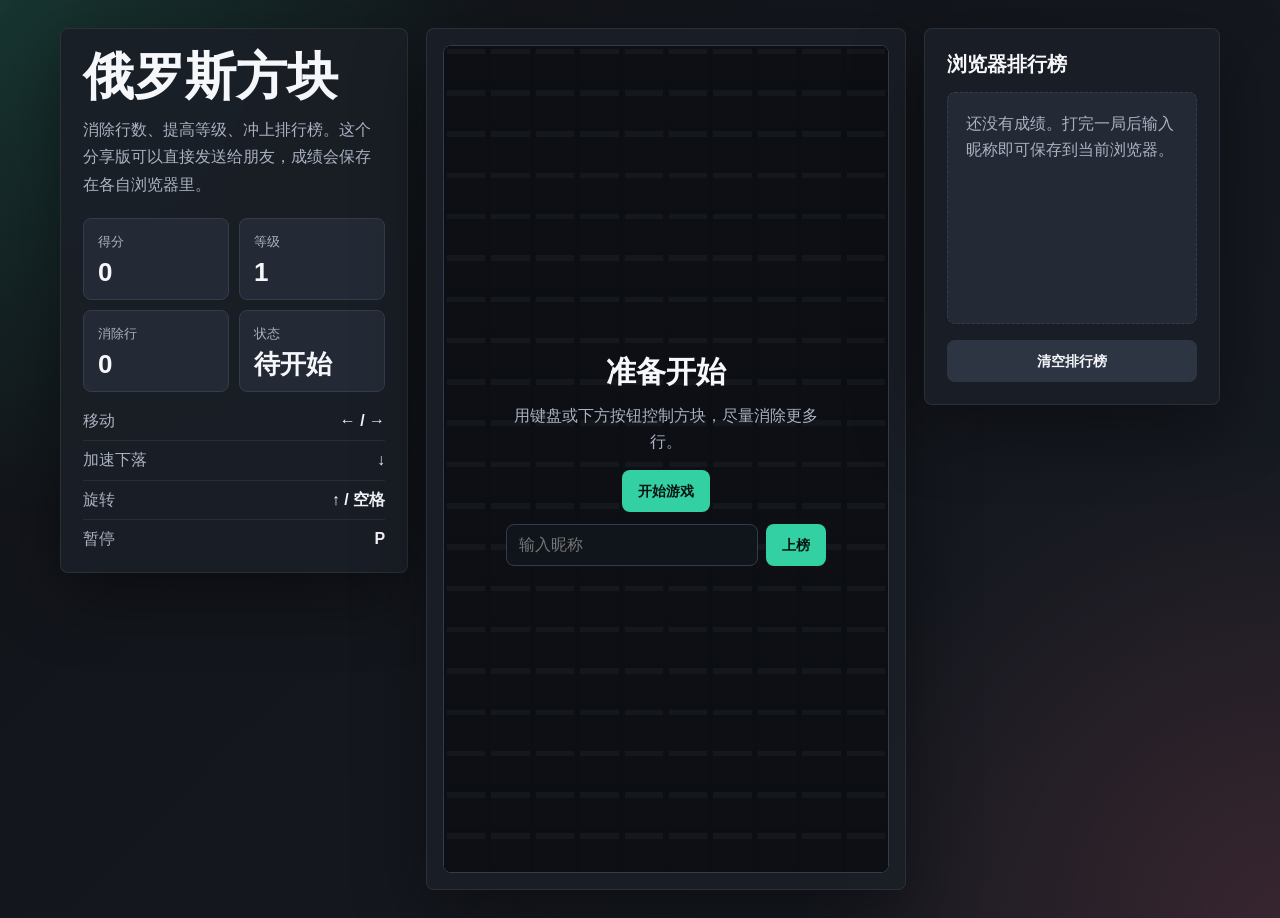
<file: index.html>
<!DOCTYPE html>
<html lang="zh-CN">
<head>
  <meta charset="UTF-8" />
  <meta name="viewport" content="width=device-width, initial-scale=1.0" />
  <title>俄罗斯方块挑战</title>
  <style>
    :root {
      --bg: #111318;
      --panel: #1b1f27;
      --panel-soft: #242a35;
      --text: #f6f7fb;
      --muted: #aab2c2;
      --line: #343c4c;
      --accent: #32d0a2;
      --warning: #ffbd5a;
      --danger: #ff6575;
      --shadow: 0 22px 70px rgba(0, 0, 0, 0.42);
      font-family: Inter, "Segoe UI", "Microsoft YaHei", Arial, sans-serif;
    }

    * {
      box-sizing: border-box;
    }

    body {
      margin: 0;
      min-height: 100vh;
      color: var(--text);
      background:
        radial-gradient(circle at top left, rgba(50, 208, 162, 0.18), transparent 32rem),
        radial-gradient(circle at bottom right, rgba(255, 101, 117, 0.14), transparent 30rem),
        linear-gradient(135deg, #111318 0%, #171b23 100%);
      display: flex;
      align-items: center;
      justify-content: center;
      padding: 28px;
    }

    .app {
      width: min(1160px, 100%);
      display: grid;
      grid-template-columns: minmax(280px, 1fr) minmax(320px, 480px) minmax(270px, 0.85fr);
      gap: 18px;
      align-items: start;
    }

    .panel {
      background: rgba(27, 31, 39, 0.92);
      border: 1px solid rgba(255, 255, 255, 0.08);
      border-radius: 8px;
      box-shadow: var(--shadow);
      backdrop-filter: blur(16px);
    }

    .intro,
    .scoreboard {
      padding: 22px;
    }

    h1,
    h2,
    h3,
    p {
      margin: 0;
    }

    h1 {
      font-size: clamp(32px, 4vw, 54px);
      line-height: 1;
      letter-spacing: 0;
    }

    h2 {
      font-size: 20px;
      margin-bottom: 14px;
    }

    .intro p {
      color: var(--muted);
      line-height: 1.7;
      margin-top: 14px;
    }

    .stats {
      display: grid;
      grid-template-columns: repeat(2, minmax(0, 1fr));
      gap: 10px;
      margin-top: 20px;
    }

    .stat {
      background: var(--panel-soft);
      border: 1px solid var(--line);
      border-radius: 8px;
      padding: 14px;
      min-height: 78px;
    }

    .stat span {
      color: var(--muted);
      display: block;
      font-size: 13px;
      margin-bottom: 8px;
    }

    .stat strong {
      font-size: 26px;
      line-height: 1;
    }

    .game-wrap {
      padding: 16px;
      position: relative;
    }

    .board-shell {
      position: relative;
      width: 100%;
      aspect-ratio: 10 / 20;
      max-height: calc(100vh - 72px);
      margin: 0 auto;
      background: #0c0f14;
      border: 1px solid var(--line);
      border-radius: 8px;
      overflow: hidden;
    }

    canvas {
      display: block;
      width: 100%;
      height: 100%;
      image-rendering: pixelated;
    }

    .overlay {
      position: absolute;
      inset: 0;
      display: grid;
      place-items: center;
      background: rgba(12, 15, 20, 0.78);
      padding: 24px;
      text-align: center;
    }

    .overlay[hidden] {
      display: none;
    }

    .dialog {
      width: min(320px, 100%);
    }

    .dialog h2 {
      font-size: 30px;
      margin-bottom: 10px;
    }

    .dialog p {
      color: var(--muted);
      line-height: 1.6;
      margin-bottom: 16px;
    }

    .name-row {
      display: flex;
      gap: 8px;
      margin-top: 12px;
    }

    input {
      width: 100%;
      height: 42px;
      background: #10141b;
      border: 1px solid var(--line);
      border-radius: 8px;
      color: var(--text);
      font: inherit;
      padding: 0 12px;
      outline: none;
    }

    input:focus {
      border-color: var(--accent);
      box-shadow: 0 0 0 3px rgba(50, 208, 162, 0.15);
    }

    button {
      border: 0;
      border-radius: 8px;
      color: #07130f;
      background: var(--accent);
      cursor: pointer;
      font: 700 14px/1 Inter, "Segoe UI", "Microsoft YaHei", Arial, sans-serif;
      min-height: 42px;
      padding: 0 16px;
      transition: transform 140ms ease, filter 140ms ease;
      white-space: nowrap;
    }

    button:hover {
      filter: brightness(1.08);
      transform: translateY(-1px);
    }

    button:active {
      transform: translateY(0);
    }

    .secondary {
      background: #2d3543;
      color: var(--text);
    }

    .controls {
      display: grid;
      gap: 8px;
      margin-top: 18px;
    }

    .key {
      display: flex;
      justify-content: space-between;
      gap: 10px;
      color: var(--muted);
      border-bottom: 1px solid rgba(255, 255, 255, 0.07);
      padding-bottom: 8px;
      line-height: 1.4;
    }

    .key:last-child {
      border-bottom: 0;
      padding-bottom: 0;
    }

    .key strong {
      color: var(--text);
      text-align: right;
    }

    .leader-list {
      display: grid;
      gap: 10px;
      min-height: 232px;
    }

    .leader {
      display: grid;
      grid-template-columns: 34px 1fr auto;
      gap: 10px;
      align-items: center;
      min-height: 44px;
      padding: 10px;
      border-radius: 8px;
      background: var(--panel-soft);
      border: 1px solid var(--line);
    }

    .rank {
      width: 28px;
      height: 28px;
      display: grid;
      place-items: center;
      border-radius: 50%;
      background: #30394a;
      color: var(--muted);
      font-weight: 800;
      font-size: 13px;
    }

    .leader:first-child .rank {
      background: var(--warning);
      color: #201204;
    }

    .leader-name {
      min-width: 0;
      overflow: hidden;
      text-overflow: ellipsis;
      white-space: nowrap;
      font-weight: 700;
    }

    .leader-score {
      color: var(--accent);
      font-weight: 800;
    }

    .empty {
      color: var(--muted);
      background: var(--panel-soft);
      border: 1px dashed var(--line);
      border-radius: 8px;
      padding: 18px;
      line-height: 1.6;
    }

    .mobile-controls {
      display: none;
      grid-template-columns: repeat(3, 1fr);
      gap: 8px;
      margin-top: 12px;
    }

    .mobile-controls button {
      min-height: 48px;
      padding: 0;
      color: var(--text);
      background: #2d3543;
      font-size: 20px;
    }

    .mobile-controls .wide {
      grid-column: span 3;
      background: var(--accent);
      color: #07130f;
      font-size: 15px;
    }

    @media (max-width: 980px) {
      body {
        align-items: start;
        padding: 16px;
      }

      .app {
        grid-template-columns: 1fr;
      }

      .board-shell {
        max-width: 420px;
        max-height: none;
      }

      .mobile-controls {
        display: grid;
      }
    }
  </style>
</head>
<body>
  <main class="app">
    <section class="panel intro">
      <h1>俄罗斯方块</h1>
      <p>消除行数、提高等级、冲上排行榜。这个分享版可以直接发送给朋友，成绩会保存在各自浏览器里。</p>

      <div class="stats" aria-label="游戏状态">
        <div class="stat">
          <span>得分</span>
          <strong id="score">0</strong>
        </div>
        <div class="stat">
          <span>等级</span>
          <strong id="level">1</strong>
        </div>
        <div class="stat">
          <span>消除行</span>
          <strong id="lines">0</strong>
        </div>
        <div class="stat">
          <span>状态</span>
          <strong id="status">待开始</strong>
        </div>
      </div>

      <div class="controls" aria-label="键盘操作">
        <div class="key"><span>移动</span><strong>← / →</strong></div>
        <div class="key"><span>加速下落</span><strong>↓</strong></div>
        <div class="key"><span>旋转</span><strong>↑ / 空格</strong></div>
        <div class="key"><span>暂停</span><strong>P</strong></div>
      </div>
    </section>

    <section class="panel game-wrap" aria-label="游戏区域">
      <div class="board-shell">
        <canvas id="board" width="300" height="600" aria-label="俄罗斯方块棋盘"></canvas>
        <div class="overlay" id="overlay">
          <div class="dialog">
            <h2 id="overlayTitle">准备开始</h2>
            <p id="overlayText">用键盘或下方按钮控制方块，尽量消除更多行。</p>
            <button id="startBtn">开始游戏</button>
            <div class="name-row" id="nameRow" hidden>
              <input id="playerName" maxlength="12" placeholder="输入昵称" />
              <button id="saveScoreBtn">上榜</button>
            </div>
          </div>
        </div>
      </div>

      <div class="mobile-controls" aria-label="触屏操作">
        <button data-action="left" aria-label="向左">←</button>
        <button data-action="rotate" aria-label="旋转">↻</button>
        <button data-action="right" aria-label="向右">→</button>
        <button data-action="down" class="wide">快速下落</button>
      </div>
    </section>

    <section class="panel scoreboard">
      <h2>浏览器排行榜</h2>
      <div id="leaders" class="leader-list">
        <div class="empty">还没有成绩。打完一局后输入昵称即可保存到当前浏览器。</div>
      </div>
      <button class="secondary" id="resetRankBtn" style="width: 100%; margin-top: 16px;">清空排行榜</button>
    </section>
  </main>

  <script>
    const canvas = document.getElementById("board");
    const ctx = canvas.getContext("2d");
    const scoreEl = document.getElementById("score");
    const levelEl = document.getElementById("level");
    const linesEl = document.getElementById("lines");
    const statusEl = document.getElementById("status");
    const overlay = document.getElementById("overlay");
    const overlayTitle = document.getElementById("overlayTitle");
    const overlayText = document.getElementById("overlayText");
    const startBtn = document.getElementById("startBtn");
    const nameRow = document.getElementById("nameRow");
    const playerName = document.getElementById("playerName");
    const saveScoreBtn = document.getElementById("saveScoreBtn");
    const leadersEl = document.getElementById("leaders");
    const resetRankBtn = document.getElementById("resetRankBtn");

    const COLS = 10;
    const ROWS = 20;
    const CELL = canvas.width / COLS;
    const EMPTY = "#10141b";
    const COLORS = {
      I: "#41d9ff",
      J: "#6386ff",
      L: "#ffae4f",
      O: "#ffe45e",
      S: "#55e07f",
      T: "#bc7cff",
      Z: "#ff6575"
    };
    const SHAPES = {
      I: [[1, 1, 1, 1]],
      J: [[1, 0, 0], [1, 1, 1]],
      L: [[0, 0, 1], [1, 1, 1]],
      O: [[1, 1], [1, 1]],
      S: [[0, 1, 1], [1, 1, 0]],
      T: [[0, 1, 0], [1, 1, 1]],
      Z: [[1, 1, 0], [0, 1, 1]]
    };

    let board;
    let piece;
    let score = 0;
    let lines = 0;
    let level = 1;
    let dropCounter = 0;
    let dropInterval = 850;
    let lastTime = 0;
    let running = false;
    let paused = false;
    const STORAGE_KEY = "tetris-share-leaders";
    let leaders = [];
    let scoreSaved = false;

    function createBoard() {
      return Array.from({ length: ROWS }, () => Array(COLS).fill(null));
    }

    function randomPiece() {
      const types = Object.keys(SHAPES);
      const type = types[Math.floor(Math.random() * types.length)];
      const matrix = SHAPES[type].map(row => row.slice());
      return {
        type,
        matrix,
        x: Math.floor((COLS - matrix[0].length) / 2),
        y: 0
      };
    }

    function drawCell(x, y, color) {
      const px = x * CELL;
      const py = y * CELL;
      ctx.fillStyle = color || EMPTY;
      ctx.fillRect(px, py, CELL, CELL);
      ctx.fillStyle = "rgba(255, 255, 255, 0.14)";
      ctx.fillRect(px + 2, py + 2, CELL - 4, 4);
      ctx.strokeStyle = "rgba(0, 0, 0, 0.35)";
      ctx.strokeRect(px + 0.5, py + 0.5, CELL - 1, CELL - 1);
    }

    function draw() {
      ctx.clearRect(0, 0, canvas.width, canvas.height);
      for (let y = 0; y < ROWS; y++) {
        for (let x = 0; x < COLS; x++) {
          drawCell(x, y, board[y][x]);
        }
      }

      if (!piece) return;
      piece.matrix.forEach((row, y) => {
        row.forEach((value, x) => {
          if (value) drawCell(piece.x + x, piece.y + y, COLORS[piece.type]);
        });
      });
    }

    function collide(testPiece = piece) {
      return testPiece.matrix.some((row, y) => {
        return row.some((value, x) => {
          if (!value) return false;
          const boardX = testPiece.x + x;
          const boardY = testPiece.y + y;
          return boardX < 0 || boardX >= COLS || boardY >= ROWS || (boardY >= 0 && board[boardY][boardX]);
        });
      });
    }

    function merge() {
      piece.matrix.forEach((row, y) => {
        row.forEach((value, x) => {
          if (value && piece.y + y >= 0) {
            board[piece.y + y][piece.x + x] = COLORS[piece.type];
          }
        });
      });
    }

    function sweep() {
      let cleared = 0;
      outer: for (let y = ROWS - 1; y >= 0; y--) {
        for (let x = 0; x < COLS; x++) {
          if (!board[y][x]) continue outer;
        }
        board.splice(y, 1);
        board.unshift(Array(COLS).fill(null));
        cleared++;
        y++;
      }

      if (cleared) {
        const points = [0, 100, 300, 500, 800][cleared] * level;
        score += points;
        lines += cleared;
        level = Math.floor(lines / 10) + 1;
        dropInterval = Math.max(120, 850 - (level - 1) * 70);
        updateStats();
      }
    }

    function move(dir) {
      if (!canPlay()) return;
      piece.x += dir;
      if (collide()) piece.x -= dir;
      draw();
    }

    function rotate() {
      if (!canPlay()) return;
      const original = piece.matrix;
      const rotated = original[0].map((_, i) => original.map(row => row[i]).reverse());
      piece.matrix = rotated;
      let offset = 1;
      while (collide()) {
        piece.x += offset;
        offset = -(offset + (offset > 0 ? 1 : -1));
        if (Math.abs(offset) > rotated[0].length + 1) {
          piece.matrix = original;
          break;
        }
      }
      draw();
    }

    function drop() {
      if (!canPlay()) return;
      piece.y++;
      if (collide()) {
        piece.y--;
        merge();
        sweep();
        piece = randomPiece();
        if (collide()) endGame();
      }
      dropCounter = 0;
      draw();
    }

    function canPlay() {
      return running && !paused && piece;
    }

    function updateStats() {
      scoreEl.textContent = score;
      levelEl.textContent = level;
      linesEl.textContent = lines;
      statusEl.textContent = paused ? "暂停" : running ? "游戏中" : "结束";
    }

    function startGame() {
      board = createBoard();
      piece = randomPiece();
      score = 0;
      lines = 0;
      level = 1;
      dropInterval = 850;
      dropCounter = 0;
      lastTime = 0;
      running = true;
      paused = false;
      scoreSaved = false;
      overlay.hidden = true;
      nameRow.hidden = true;
      startBtn.textContent = "重新开始";
      updateStats();
      draw();
      requestAnimationFrame(update);
    }

    function endGame() {
      running = false;
      paused = false;
      updateStats();
      overlay.hidden = false;
      overlayTitle.textContent = "游戏结束";
      overlayText.textContent = `本局得分 ${score}，消除 ${lines} 行。`;
      nameRow.hidden = false;
      startBtn.textContent = "再玩一局";
      playerName.focus();
    }

    function togglePause() {
      if (!running) return;
      paused = !paused;
      overlay.hidden = !paused;
      if (paused) {
        overlayTitle.textContent = "已暂停";
        overlayText.textContent = "按 P 或点击继续回到游戏。";
        startBtn.textContent = "继续";
        nameRow.hidden = true;
      }
      updateStats();
      if (!paused) requestAnimationFrame(update);
    }

    function update(time = 0) {
      if (!running || paused) return;
      const delta = time - lastTime;
      lastTime = time;
      dropCounter += delta;
      if (dropCounter > dropInterval) drop();
      requestAnimationFrame(update);
    }

    function renderLeaders() {
      if (!leaders.length) {
        leadersEl.innerHTML = '<div class="empty">还没有成绩。打完一局后输入昵称即可保存到当前浏览器。</div>';
        return;
      }

      leadersEl.innerHTML = leaders.map((entry, index) => `
        <div class="leader">
          <div class="rank">${index + 1}</div>
          <div class="leader-name" title="${escapeHtml(entry.name)}">${escapeHtml(entry.name)}</div>
          <div class="leader-score">${entry.score}</div>
        </div>
      `).join("");
    }

    function sortLeaders(items) {
      return items
        .sort((a, b) => b.score - a.score || b.lines - a.lines || b.level - a.level)
        .slice(0, 8);
    }

    function loadLeaders() {
      try {
        const data = JSON.parse(localStorage.getItem(STORAGE_KEY) || "[]");
        leaders = Array.isArray(data) ? data : [];
      } catch (error) {
        leaders = [];
      }
      renderLeaders();
    }

    function saveScore() {
      if (scoreSaved) return;
      const name = playerName.value.trim() || "玩家";
      leaders = sortLeaders([
        ...leaders,
        { name, score, lines, level, createdAt: new Date().toISOString() }
      ]);
      localStorage.setItem(STORAGE_KEY, JSON.stringify(leaders));
      scoreSaved = true;
      nameRow.hidden = true;
      renderLeaders();
    }

    function escapeHtml(value) {
      return value.replace(/[&<>"']/g, char => ({
        "&": "&amp;",
        "<": "&lt;",
        ">": "&gt;",
        '"': "&quot;",
        "'": "&#39;"
      }[char]));
    }

    document.addEventListener("keydown", event => {
      if (event.key === "ArrowLeft") move(-1);
      if (event.key === "ArrowRight") move(1);
      if (event.key === "ArrowDown") drop();
      if (event.key === "ArrowUp" || event.key === " ") {
        event.preventDefault();
        rotate();
      }
      if (event.key.toLowerCase() === "p") togglePause();
    });

    document.querySelectorAll("[data-action]").forEach(button => {
      button.addEventListener("click", () => {
        const action = button.dataset.action;
        if (action === "left") move(-1);
        if (action === "right") move(1);
        if (action === "rotate") rotate();
        if (action === "down") drop();
      });
    });

    startBtn.addEventListener("click", () => {
      if (paused) {
        paused = false;
        overlay.hidden = true;
        updateStats();
        requestAnimationFrame(update);
      } else {
        startGame();
      }
    });
    saveScoreBtn.addEventListener("click", saveScore);
    playerName.addEventListener("keydown", event => {
      if (event.key === "Enter") saveScore();
    });
    resetRankBtn.addEventListener("click", () => {
      leaders = [];
      localStorage.removeItem(STORAGE_KEY);
      renderLeaders();
    });

    board = createBoard();
    draw();
    loadLeaders();
  </script>
</body>
</html>
</file>
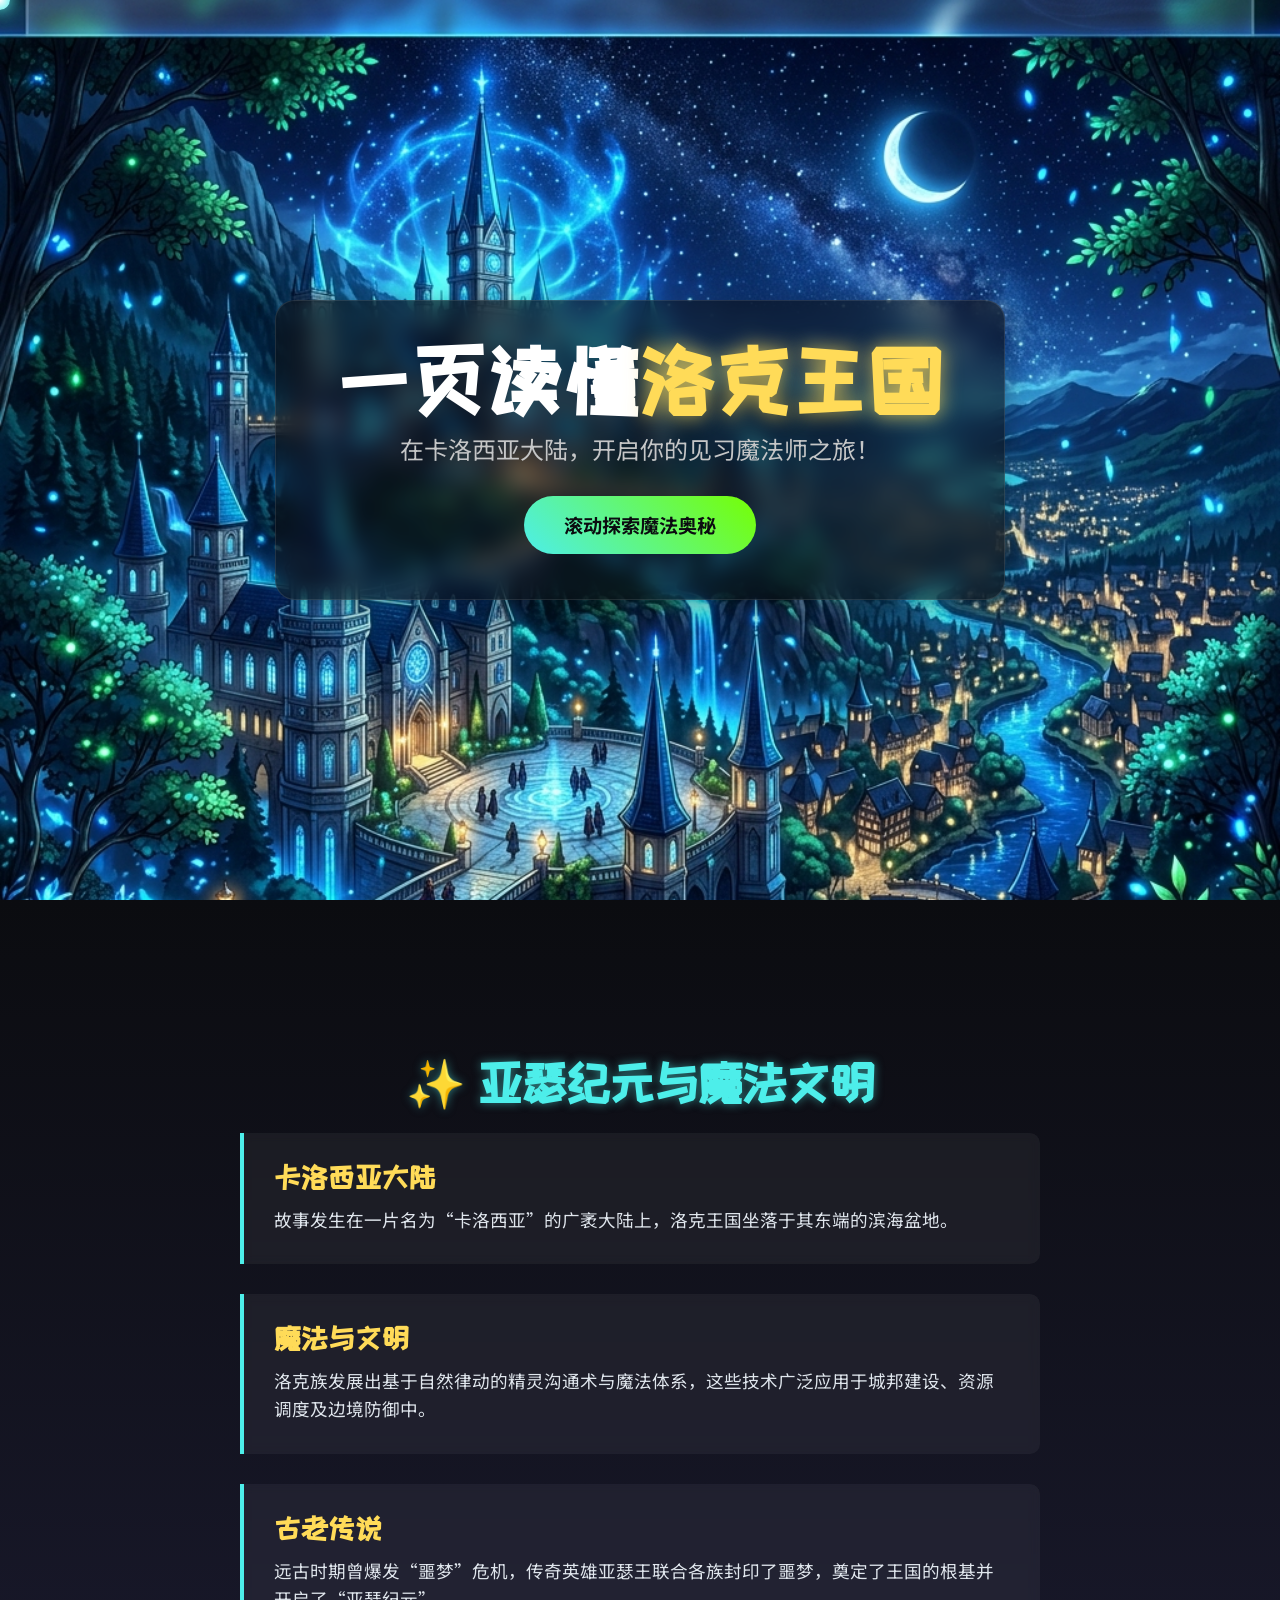
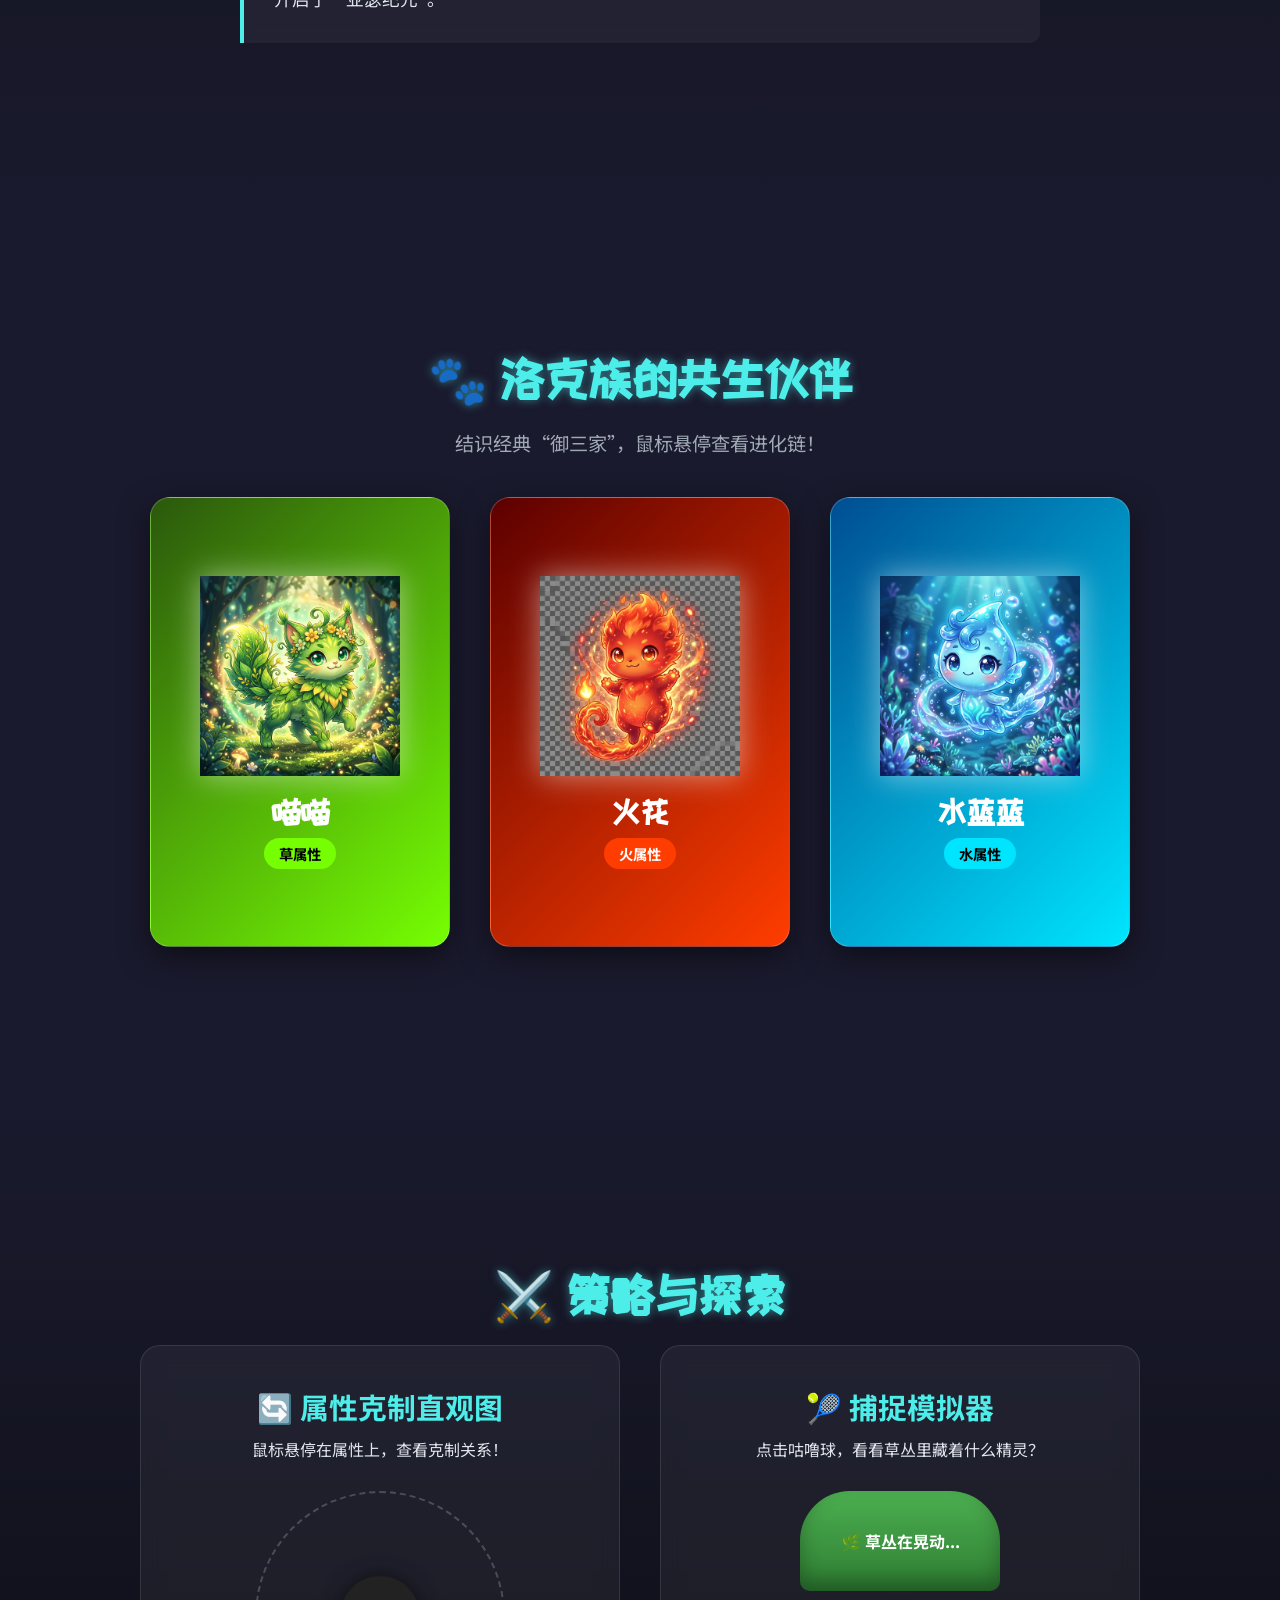
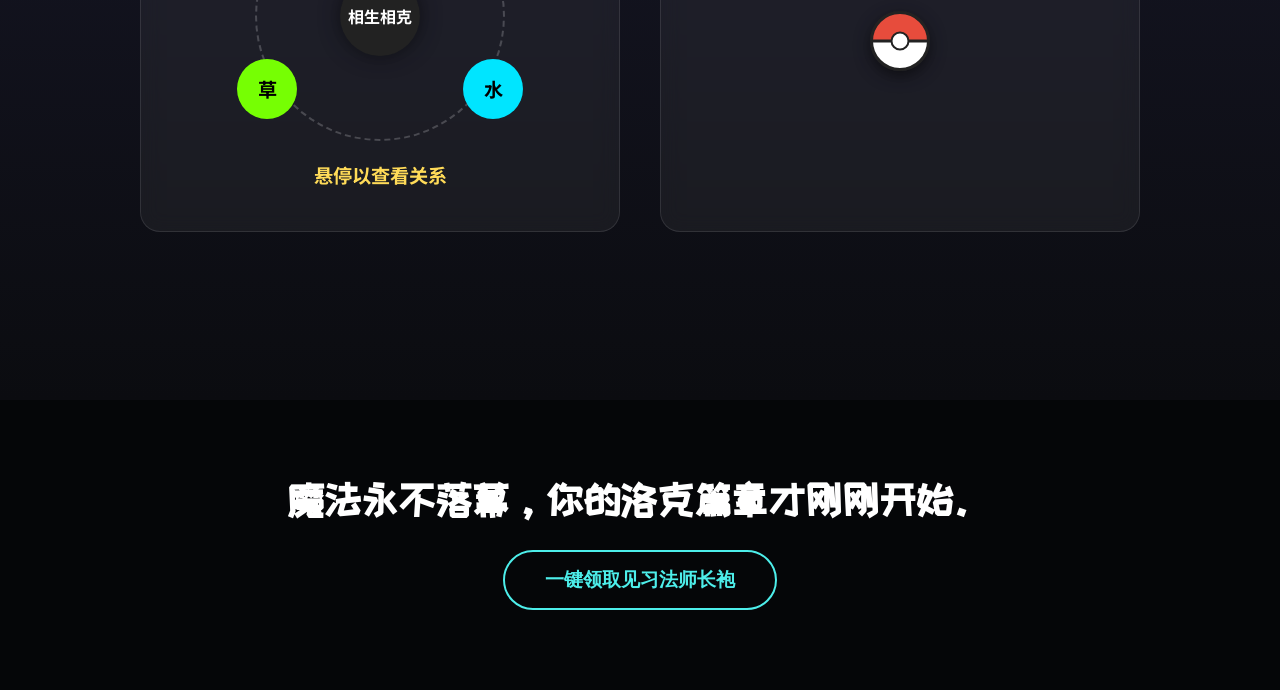
<file: roco_kingdom/index.html>
<!DOCTYPE html>
<html lang="zh-CN">
<head>
    <meta charset="UTF-8">
    <meta name="viewport" content="width=device-width, initial-scale=1.0">
    <title>一页读懂洛克王国 - 见习魔法师指南</title>
    <link rel="stylesheet" href="styles.css">
    <link href="https://fonts.googleapis.com/css2?family=ZCOOL+KuaiLe&family=Noto+Sans+SC:wght@400;700;900&display=swap" rel="stylesheet">
</head>
<body>
    <!-- 魔法轨迹 -->
    <div id="magic-cursor"></div>

    <!-- 首屏区块 (Hero Section) -->
    <section class="hero">
        <div class="parallax-bg" id="hero-bg"></div>
        <div class="hero-content">
            <h1 class="main-title">一页读懂<span>洛克王国</span></h1>
            <p class="subtitle">在卡洛西亚大陆，开启你的见习魔法师之旅！</p>
            <div class="cta-button" onclick="scrollToSection('worldview')">
                <span>滚动探索魔法奥秘</span>
                <div class="glow"></div>
            </div>
        </div>
    </section>

    <!-- 世界观区块 (Worldview) -->
    <section id="worldview" class="section worldview">
        <h2 class="section-title">✨ 亚瑟纪元与魔法文明</h2>
        <div class="scroll-reveal-container">
            <div class="parchment reveal-item">
                <h3>卡洛西亚大陆</h3>
                <p>故事发生在一片名为“卡洛西亚”的广袤大陆上，洛克王国坐落于其东端的滨海盆地。</p>
            </div>
            <div class="parchment reveal-item delay-1">
                <h3>魔法与文明</h3>
                <p>洛克族发展出基于自然律动的精灵沟通术与魔法体系，这些技术广泛应用于城邦建设、资源调度及边境防御中。</p>
            </div>
            <div class="parchment reveal-item delay-2">
                <h3>古老传说</h3>
                <p>远古时期曾爆发“噩梦”危机，传奇英雄亚瑟王联合各族封印了噩梦，奠定了王国的根基并开启了“亚瑟纪元”。</p>
            </div>
        </div>
    </section>

    <!-- 经典精灵区块 (Elves & 3D Flip) -->
    <section class="section elves">
        <h2 class="section-title">🐾 洛克族的共生伙伴</h2>
        <p class="section-desc">结识经典“御三家”，鼠标悬停查看进化链！</p>
        
        <div class="card-container">
            <!-- 喵喵 (草) -->
            <div class="flip-card">
                <div class="flip-card-inner">
                    <div class="flip-card-front grass-bg">
                        <img src="assets/roco_elf_grass_1777083609371.png" alt="喵喵">
                        <h3>喵喵</h3>
                        <span class="badge badge-grass">草属性</span>
                    </div>
                    <div class="flip-card-back grass-bg-dark">
                        <h3>进化链</h3>
                        <p>喵喵 ➔ 魔力猫 ➔ 武斗酷猫</p>
                        <hr>
                        <p><strong>专属技能：</strong> 寄生种子、阳光烈焰</p>
                        <p class="desc">充满生机的小猫，能够操控植物的力量。</p>
                    </div>
                </div>
            </div>

            <!-- 火花 (火) -->
            <div class="flip-card">
                <div class="flip-card-inner">
                    <div class="flip-card-front fire-bg">
                        <img src="assets/roco_elf_fire_1777083577920.png" alt="火花">
                        <h3>火花</h3>
                        <span class="badge badge-fire">火属性</span>
                    </div>
                    <div class="flip-card-back fire-bg-dark">
                        <h3>进化链</h3>
                        <p>火花 ➔ 焰火 ➔ 火神</p>
                        <hr>
                        <p><strong>专属技能：</strong> 龙之爪牙、暴击枪</p>
                        <p class="desc">尾巴上燃烧着不灭的火焰，热情而勇敢。</p>
                    </div>
                </div>
            </div>

            <!-- 水蓝蓝 (水) -->
            <div class="flip-card">
                <div class="flip-card-inner">
                    <div class="flip-card-front water-bg">
                        <img src="assets/roco_elf_water_1777083595228.png" alt="水蓝蓝">
                        <h3>水蓝蓝</h3>
                        <span class="badge badge-water">水属性</span>
                    </div>
                    <div class="flip-card-back water-bg-dark">
                        <h3>进化链</h3>
                        <p>水蓝蓝 ➔ 波波拉 ➔ 水灵</p>
                        <hr>
                        <p><strong>专属技能：</strong> 泡沫力量、水之波纹</p>
                        <p class="desc">温柔的水之精灵，像果冻一样柔软。</p>
                    </div>
                </div>
            </div>
        </div>
    </section>

    <!-- 特色玩法 & 互动 (Gameplay & Interaction) -->
    <section class="section gameplay">
        <h2 class="section-title">⚔️ 策略与探索</h2>
        
        <div class="interactive-grid">
            <!-- 属性克制轮盘 -->
            <div class="interactive-box">
                <h3>🔄 属性克制直观图</h3>
                <p>鼠标悬停在属性上，查看克制关系！</p>
                <div class="element-wheel" id="element-wheel">
                    <div class="element-node fire" data-type="fire" data-counters="grass" data-weak="water">火</div>
                    <div class="element-node water" data-type="water" data-counters="fire" data-weak="grass">水</div>
                    <div class="element-node grass" data-type="grass" data-counters="water" data-weak="fire">草</div>
                    <div class="wheel-center">相生相克</div>
                </div>
                <div id="element-feedback" class="feedback-text">悬停以查看关系</div>
            </div>

            <!-- 咕噜球捕捉模拟 -->
            <div class="interactive-box catch-game">
                <h3>🎾 捕捉模拟器</h3>
                <p>点击咕噜球，看看草丛里藏着什么精灵？</p>
                <div class="grass-patch" id="grass-patch">
                    🌿 草丛在晃动...
                </div>
                <div class="gulu-ball" id="gulu-ball" onclick="throwBall()"></div>
                <div id="catch-result" class="catch-result"></div>
            </div>
        </div>
    </section>

    <!-- 页脚 (Footer) -->
    <footer class="footer">
        <div class="footer-content">
            <h2>魔法永不落幕，你的洛克篇章才刚刚开始。</h2>
            <button class="join-btn" onclick="alert('恭喜你，见习魔法师！长袍已发放。')">一键领取见习法师长袍</button>
        </div>
        <div class="stars-footer"></div>
    </footer>

    <script src="script.js"></script>
</body>
</html>
</file>
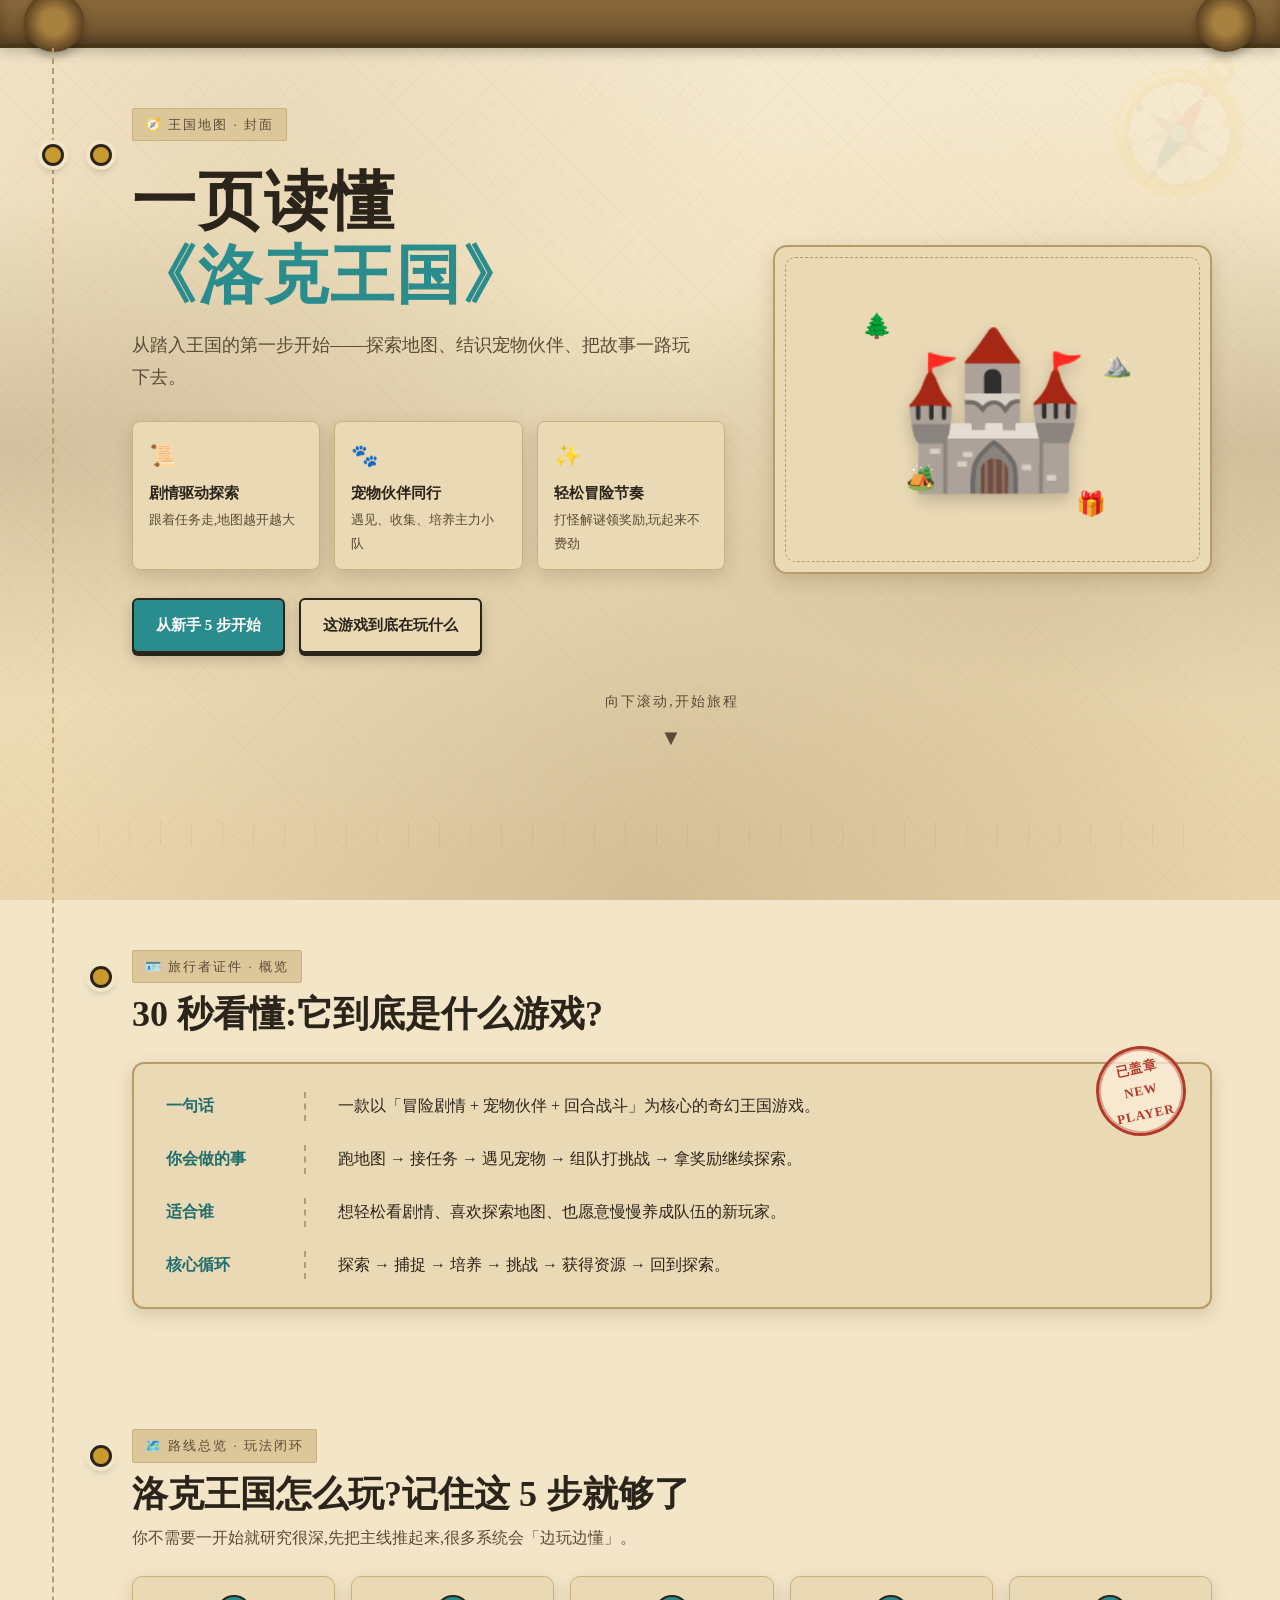
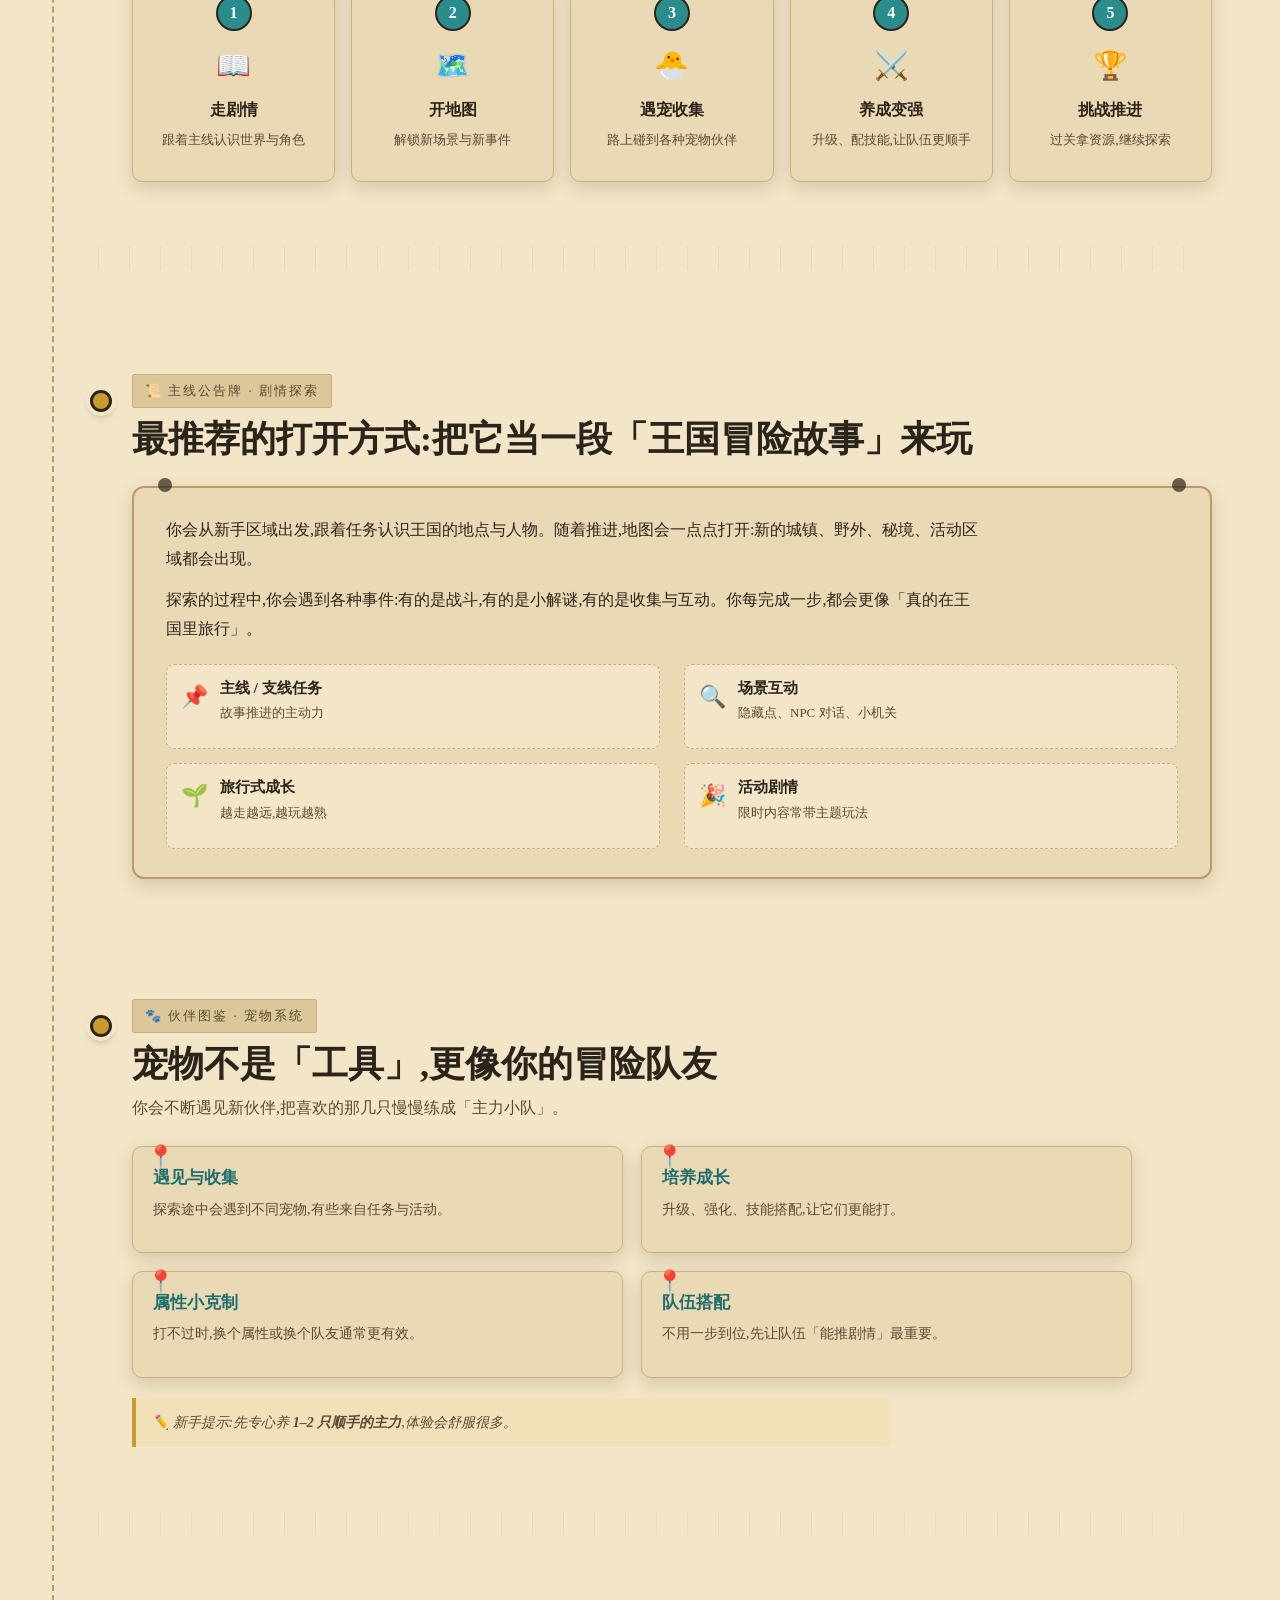
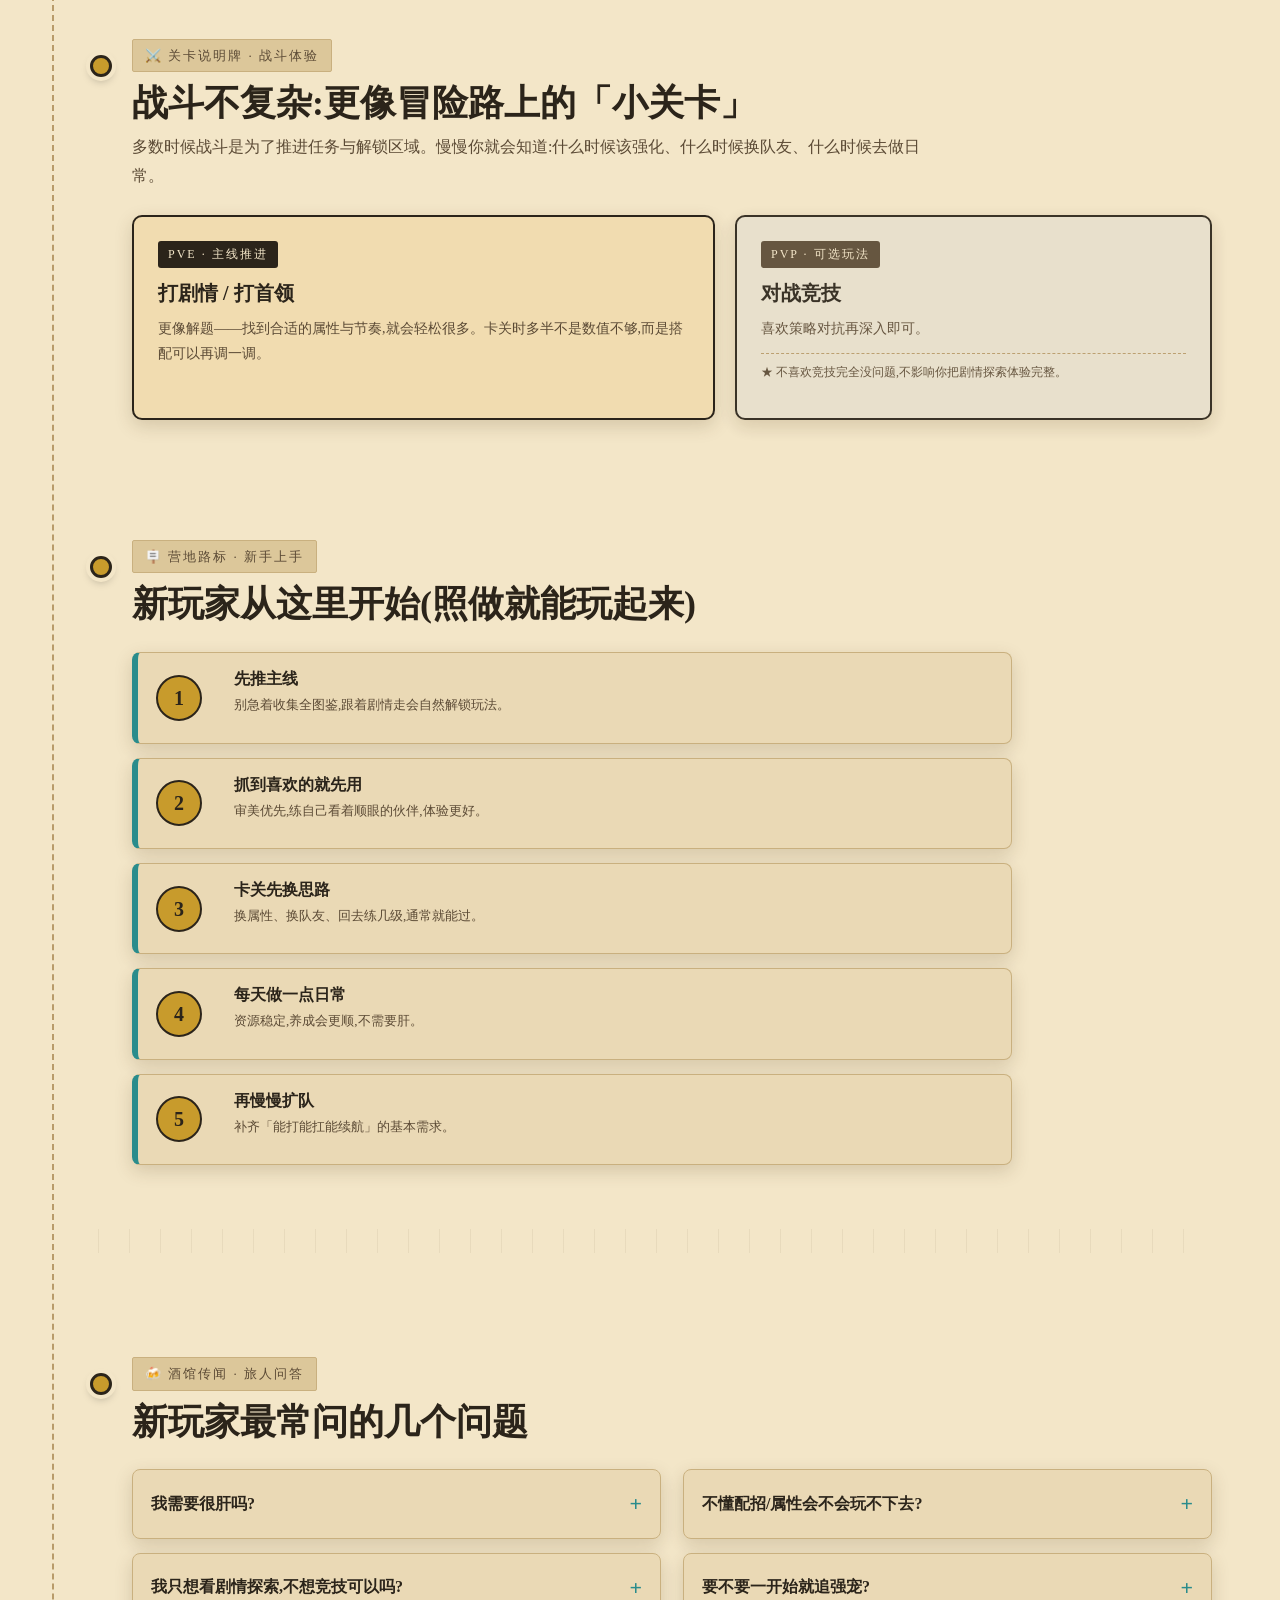
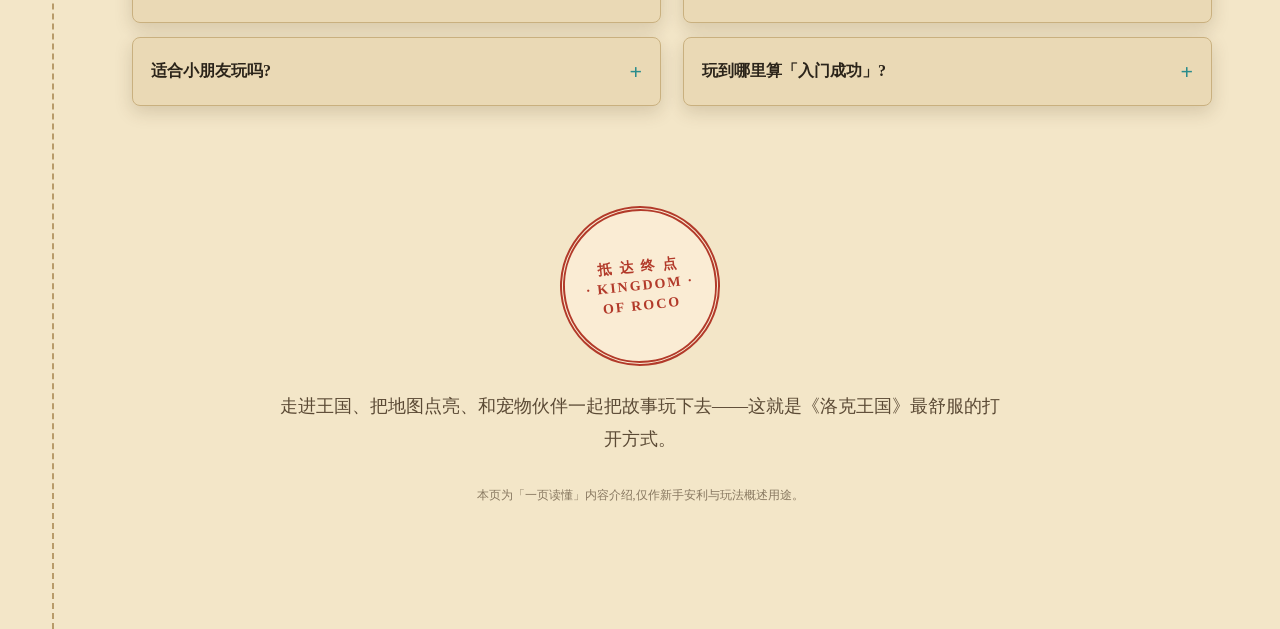
<file: notionpage.html>
<!DOCTYPE html>
<html lang="zh-CN">
<head>
<meta charset="UTF-8" />
<meta name="viewport" content="width=device-width, initial-scale=1.0" />
<title>一页读懂《洛克王国》</title>
<style>
  /* ============ 基础变量 ============ */
  :root{
    --paper:#F3E6C8;
    --paper-dark:#EAD9B5;
    --paper-deeper:#DCC79A;
    --ink:#2B241A;
    --ink-soft:#5B4A35;
    --line:#B89B6A;
    --line-soft:#C9B07F;
    --teal:#2A8C8C;
    --teal-dark:#1F6E6E;
    --gold:#C89B2C;
    --gold-soft:#E2B84A;
    --shadow: 0 6px 18px rgba(80,55,20,.18);
    --rail-max: 1240px;
    --read-max: 820px;
  }

  *{box-sizing:border-box;}
  html,body{margin:0;padding:0;}
  body{
    font-family: "Noto Serif SC","Songti SC","STSong","Source Han Serif SC",
                 "PingFang SC","Microsoft YaHei",serif;
    color:var(--ink);
    line-height:1.8;
    font-size:16px;
    background:var(--paper);
    overflow-x:hidden;
  }

  /* ============ 全宽地图背景 ============ */
  .map-background{
    position:fixed; inset:0; z-index:-2;
    background:
      radial-gradient(circle at 20% 15%, rgba(184,155,106,.18), transparent 40%),
      radial-gradient(circle at 80% 70%, rgba(184,155,106,.15), transparent 45%),
      radial-gradient(circle at 50% 100%, rgba(80,55,20,.15), transparent 55%),
      linear-gradient(180deg, #F6EAD0 0%, #F1E2BF 50%, #EAD6AD 100%);
  }
  .map-background::before{
    content:""; position:absolute; inset:0;
    background-image:
      repeating-linear-gradient(45deg, rgba(184,155,106,.06) 0 1px, transparent 1px 14px),
      repeating-linear-gradient(-45deg, rgba(184,155,106,.05) 0 1px, transparent 1px 14px);
  }
  .map-background::after{
    content:""; position:absolute; inset:0;
    background:
      radial-gradient(ellipse at left, rgba(80,55,20,.18), transparent 40%),
      radial-gradient(ellipse at right, rgba(80,55,20,.18), transparent 40%);
    pointer-events:none;
  }

  /* 角落罗盘水印 */
  .corner-compass{
    position:fixed; right:24px; top:24px; z-index:-1;
    font-size:120px; opacity:.07; transform:rotate(-12deg);
    pointer-events:none;
  }

  /* ============ 内容带 ============ */
  .content-rail{
    position:relative;
    max-width:var(--rail-max);
    margin:0 auto;
    padding:0 48px 80px;
  }

  /* ============ 卷轴顶部装饰 ============ */
  .scroll-top{
    height:48px;
    background:linear-gradient(180deg,#8B6A3C,#6B4F2A);
    border-bottom:4px solid #4A3618;
    box-shadow: inset 0 -6px 12px rgba(0,0,0,.25), 0 4px 12px rgba(0,0,0,.2);
    position:relative;
  }
  .scroll-top::before, .scroll-top::after{
    content:""; position:absolute; top:50%; transform:translateY(-50%);
    width:60px; height:60px; border-radius:50%;
    background:radial-gradient(circle,#A6803F 30%,#5C4220 70%);
    box-shadow:0 4px 10px rgba(0,0,0,.3);
  }
  .scroll-top::before{ left:24px; }
  .scroll-top::after{ right:24px; }

  /* ============ 路线主体 ============ */
  .route-spine{
    position:absolute;
    left:32px; top:0; bottom:0;
    width:2px;
    border-left:2px dashed var(--line);
    z-index:0;
  }
  @media (max-width: 900px){
    .route-spine{ left:18px; }
  }

  /* ============ Section 通用 ============ */
  section{
    position:relative;
    padding:80px 0 40px 64px;
    z-index:1;
  }
  @media (max-width: 900px){
    section{ padding-left:48px; }
  }
  .pin{
    position:absolute; left:22px; top:96px;
    width:22px; height:22px; border-radius:50%;
    background:var(--gold); border:3px solid var(--ink);
    box-shadow: 0 0 0 4px var(--paper), 0 4px 8px rgba(0,0,0,.25);
    z-index:2;
  }
  @media (max-width: 900px){
    .pin{ left:8px; width:18px; height:18px; }
  }
  .section-header{
    margin-bottom:24px;
  }
  .section-eyebrow{
    display:inline-block;
    font-size:13px; letter-spacing:2px;
    color:var(--ink-soft);
    background:var(--paper-deeper);
    padding:4px 12px; border-radius:2px;
    border:1px solid var(--line-soft);
  }
  h1, h2, h3{ font-weight:800; color:var(--ink); margin:0; }
  h1{ font-size:clamp(36px, 5vw, 64px); line-height:1.15; letter-spacing:2px; }
  h2{ font-size:clamp(26px, 3vw, 36px); line-height:1.3; margin:8px 0 6px; }
  h3{ font-size:18px; line-height:1.5; }
  p{ margin:0 0 12px; }
  .read-block{ max-width:var(--read-max); }

  /* ============ Hero ============ */
  .hero{
    padding-top:60px;
  }
  .hero-layout{
    display:grid;
    grid-template-columns: 1.15fr .85fr;
    gap:48px;
    align-items:center;
  }
  @media (max-width: 1000px){
    .hero-layout{ grid-template-columns:1fr; }
  }
  .hero h1 .accent{ color:var(--teal); }
  .hero-sub{
    font-size:18px; color:var(--ink-soft);
    max-width:560px; margin-top:16px;
  }
  .value-props{
    display:grid; grid-template-columns:repeat(3,1fr); gap:14px;
    margin-top:28px;
  }
  @media (max-width:700px){ .value-props{ grid-template-columns:1fr; } }
  .vp-card{
    background:var(--paper-dark);
    border:1px solid var(--line-soft);
    border-radius:8px;
    padding:14px 16px;
    box-shadow:var(--shadow);
    position:relative;
  }
  .vp-card .vp-icon{ font-size:22px; margin-bottom:6px; display:block; }
  .vp-card h3{ font-size:15px; }
  .vp-card p{ font-size:13px; color:var(--ink-soft); margin:4px 0 0; }

  .hero-actions{
    margin-top:28px; display:flex; gap:14px; flex-wrap:wrap;
  }
  .btn{
    display:inline-block; padding:12px 22px;
    border-radius:6px; text-decoration:none; font-weight:700;
    border:2px solid var(--ink);
    box-shadow:0 3px 0 var(--ink), 0 6px 14px rgba(0,0,0,.18);
    transition:transform .1s ease;
    cursor:pointer; font-family:inherit; font-size:15px;
  }
  .btn:hover{ transform:translateY(-1px); }
  .btn-primary{ background:var(--teal); color:#fff; }
  .btn-secondary{ background:var(--paper-dark); color:var(--ink); }

  .map-frame{
    position:relative;
    background:var(--paper-dark);
    border:2px solid var(--line);
    border-radius:14px;
    aspect-ratio: 4/3;
    box-shadow:var(--shadow);
    display:flex; align-items:center; justify-content:center;
    overflow:hidden;
  }
  .map-frame::before{
    content:""; position:absolute; inset:10px;
    border:1px dashed var(--line); border-radius:10px;
  }
  .map-frame .map-emoji{
    font-size:clamp(80px, 12vw, 160px);
    filter: drop-shadow(0 6px 8px rgba(0,0,0,.2));
  }
  .map-frame .map-pins{
    position:absolute; inset:0;
  }
  .map-frame .map-pins span{
    position:absolute; font-size:24px;
  }
  .map-frame .map-pins .p1{ top:18%; left:20%; }
  .map-frame .map-pins .p2{ top:30%; right:18%; }
  .map-frame .map-pins .p3{ bottom:22%; left:30%; }
  .map-frame .map-pins .p4{ bottom:14%; right:24%; }

  .scroll-hint{
    text-align:center; margin-top:36px; color:var(--ink-soft);
    font-size:14px; letter-spacing:2px;
  }
  .scroll-hint .arrow{ display:block; font-size:22px; margin-top:4px; animation:bounce 1.6s infinite; }
  @keyframes bounce{ 0%,100%{ transform:translateY(0);} 50%{ transform:translateY(6px);} }

  /* ============ Passport / 概览 ============ */
  .passport{
    background:var(--paper-dark);
    border:2px solid var(--line);
    border-radius:12px;
    padding:28px 32px;
    box-shadow:var(--shadow);
    position:relative;
    display:grid; grid-template-columns:140px 1fr; gap:24px 32px;
    max-width:1100px;
  }
  @media (max-width:700px){
    .passport{ grid-template-columns:1fr; }
  }
  .passport .label{
    font-weight:800; color:var(--teal-dark);
    border-right:2px dashed var(--line);
    padding-right:16px;
  }
  @media (max-width:700px){
    .passport .label{ border-right:none; border-bottom:1px dashed var(--line); padding:0 0 4px; }
  }
  .passport .value{ color:var(--ink); }
  .stamp{
    position:absolute; top:-18px; right:24px;
    width:90px; height:90px; border-radius:50%;
    border:3px solid #B23A2A; color:#B23A2A;
    display:flex; align-items:center; justify-content:center; text-align:center;
    font-weight:900; font-size:13px; letter-spacing:1px;
    transform:rotate(-12deg);
    background:rgba(255,240,220,.7);
    box-shadow:inset 0 0 0 2px rgba(178,58,42,.4);
  }

  /* ============ 玩法闭环 ============ */
  .step-flow{
    display:grid;
    grid-template-columns:repeat(5,1fr);
    gap:16px;
    margin-top:20px;
  }
  @media (max-width:1000px){ .step-flow{ grid-template-columns:repeat(2,1fr);} }
  @media (max-width:560px){ .step-flow{ grid-template-columns:1fr;} }
  .step-node{
    background:var(--paper-dark);
    border:1.5px solid var(--line-soft);
    border-radius:10px;
    padding:18px 16px;
    text-align:center;
    box-shadow:var(--shadow);
    position:relative;
  }
  .step-node .step-num{
    width:36px; height:36px; border-radius:50%;
    background:var(--teal); color:#fff; font-weight:800;
    display:flex; align-items:center; justify-content:center;
    margin:0 auto 10px; border:2px solid var(--ink);
  }
  .step-node .step-icon{ font-size:28px; display:block; margin-bottom:6px; }
  .step-node h3{ font-size:16px; }
  .step-node p{ font-size:13px; color:var(--ink-soft); margin-top:6px; }

  /* ============ 公告牌 / 剧情 ============ */
  .notice-board{
    background:var(--paper-dark);
    border:2px solid var(--line);
    border-radius:12px;
    padding:28px 32px;
    position:relative;
    box-shadow:var(--shadow);
  }
  .notice-board::before, .notice-board::after{
    content:""; position:absolute; top:-10px;
    width:14px; height:14px; border-radius:50%;
    background:var(--ink); opacity:.7;
  }
  .notice-board::before{ left:24px; }
  .notice-board::after{ right:24px; }
  .icon-bullets{
    display:grid; grid-template-columns:repeat(2,1fr); gap:14px 24px;
    margin-top:20px;
  }
  @media (max-width:700px){ .icon-bullets{ grid-template-columns:1fr; } }
  .icon-bullet{
    display:flex; gap:12px; align-items:flex-start;
    background:var(--paper);
    padding:12px 14px;
    border-radius:8px;
    border:1px dashed var(--line-soft);
  }
  .icon-bullet .ic{ font-size:22px; flex:0 0 auto; }
  .icon-bullet h3{ font-size:15px; }
  .icon-bullet p{ font-size:13px; color:var(--ink-soft); margin-top:2px; }

  /* ============ 宠物伙伴 ============ */
  .dex-grid{
    display:grid; grid-template-columns:repeat(2,1fr); gap:18px;
    max-width:1000px;
  }
  @media (max-width:700px){ .dex-grid{ grid-template-columns:1fr; } }
  .dex-card{
    background:var(--paper-dark);
    border:1.5px solid var(--line-soft);
    border-radius:10px;
    padding:18px 20px;
    box-shadow:var(--shadow);
    position:relative;
  }
  .dex-card .pin-emoji{
    position:absolute; top:-10px; left:14px;
    font-size:22px;
  }
  .dex-card h3{ font-size:17px; margin-bottom:6px; color:var(--teal-dark); }
  .dex-card p{ color:var(--ink-soft); font-size:14px; }

  .pencil-note{
    margin-top:20px; max-width:760px;
    border-left:4px solid var(--gold);
    background:rgba(226,184,74,.12);
    padding:12px 16px; border-radius:0 8px 8px 0;
    font-size:14px; color:var(--ink-soft);
    font-style:italic;
  }

  /* ============ 战斗对比 ============ */
  .compare-row{
    display:grid; grid-template-columns:1.1fr .9fr; gap:20px;
  }
  @media (max-width:800px){ .compare-row{ grid-template-columns:1fr; } }
  .poster{
    border:2px solid var(--ink);
    border-radius:10px;
    padding:22px 24px;
    box-shadow:var(--shadow);
    position:relative;
  }
  .poster.pve{ background:#F1DCB0; }
  .poster.pvp{ background:#E8E0CC; opacity:.92; }
  .poster .tag{
    display:inline-block; font-size:12px; letter-spacing:2px;
    background:var(--ink); color:var(--paper);
    padding:3px 10px; border-radius:3px; margin-bottom:10px;
  }
  .poster.pvp .tag{ background:var(--ink-soft); }
  .poster h3{ font-size:20px; margin-bottom:8px; }
  .poster p{ color:var(--ink-soft); font-size:14px; }
  .poster .optional{
    margin-top:10px; font-size:12px; color:var(--ink-soft);
    border-top:1px dashed var(--line); padding-top:8px;
  }

  /* ============ 新手 5 步 / 路标 ============ */
  .signpost-list{
    display:grid; gap:14px; max-width:880px;
  }
  .signpost{
    display:grid;
    grid-template-columns:60px 1fr;
    gap:18px;
    background:var(--paper-dark);
    border:1.5px solid var(--line-soft);
    border-left:6px solid var(--teal);
    padding:14px 18px;
    border-radius:8px;
    box-shadow:var(--shadow);
    align-items:center;
  }
  .signpost .num{
    width:46px; height:46px; border-radius:50%;
    background:var(--gold); color:var(--ink);
    font-weight:900; font-size:20px;
    display:flex; align-items:center; justify-content:center;
    border:2px solid var(--ink);
  }
  .signpost h3{ font-size:16px; }
  .signpost p{ font-size:13px; color:var(--ink-soft); margin-top:2px; }

  /* ============ FAQ ============ */
  .faq-grid{
    display:grid; grid-template-columns:repeat(2,1fr); gap:14px 22px;
  }
  @media (max-width:800px){ .faq-grid{ grid-template-columns:1fr; } }
  .faq-slip{
    background:var(--paper-dark);
    border:1.5px solid var(--line-soft);
    border-radius:8px;
    padding:14px 18px;
    box-shadow:var(--shadow);
    cursor:pointer;
  }
  .faq-slip summary{
    list-style:none;
    font-weight:700;
    display:flex; justify-content:space-between; align-items:center;
    gap:12px;
    color:var(--ink);
  }
  .faq-slip summary::-webkit-details-marker{ display:none; }
  .faq-slip summary::after{
    content:"+";
    font-size:22px; color:var(--teal); font-weight:800;
    transition:transform .2s;
  }
  .faq-slip[open] summary::after{ content:"−"; }
  .faq-slip p{
    color:var(--ink-soft); font-size:14px; margin-top:10px;
  }

  /* ============ Footer 印章 ============ */
  .final-stamp{
    text-align:center;
    padding:60px 0 30px;
  }
  .emblem{
    display:inline-block;
    width:160px; height:160px; border-radius:50%;
    border:5px double #B23A2A; color:#B23A2A;
    display:flex; align-items:center; justify-content:center;
    font-weight:900; font-size:14px; letter-spacing:2px;
    text-align:center; padding:14px;
    transform:rotate(-6deg);
    background:rgba(255,240,220,.6);
    margin:0 auto 24px;
    line-height:1.4;
  }
  .final-line{
    max-width:720px; margin:0 auto;
    font-size:18px; color:var(--ink-soft);
  }
  .copyright{
    margin-top:30px; font-size:12px; color:var(--ink-soft); opacity:.7;
  }

  /* ============ 返回顶部指南针 ============ */
  .compass-btn{
    position:fixed; right:24px; bottom:24px;
    width:54px; height:54px; border-radius:50%;
    background:var(--paper);
    border:2px solid var(--ink);
    color:var(--ink);
    cursor:pointer; font-size:22px;
    display:flex; align-items:center; justify-content:center;
    box-shadow:0 4px 12px rgba(0,0,0,.2);
    opacity:0; pointer-events:none; transition:opacity .3s;
    z-index:50;
  }
  .compass-btn.show{ opacity:1; pointer-events:auto; }
  .compass-btn:hover{ background:var(--paper-dark); }

  /* 卷轴折痕分隔（可选） */
  .crease{
    height:24px;
    background:repeating-linear-gradient(90deg,
      transparent 0 30px, rgba(80,55,20,.12) 30px 31px);
    opacity:.5;
    margin:24px 0;
  }
</style>
</head>
<body>

<div class="map-background"></div>
<div class="corner-compass">🧭</div>

<div class="scroll-top"></div>

<main class="content-rail">
  <div class="route-spine"></div>

  <!-- A. Hero -->
  <section class="hero" id="top">
    <span class="pin"></span>
    <div class="section-header">
      <span class="section-eyebrow">🧭 王国地图 · 封面</span>
    </div>
    <div class="hero-layout">
      <div>
        <h1>一页读懂<br><span class="accent">《洛克王国》</span></h1>
        <p class="hero-sub">从踏入王国的第一步开始——探索地图、结识宠物伙伴、把故事一路玩下去。</p>

        <div class="value-props">
          <div class="vp-card">
            <span class="vp-icon">📜</span>
            <h3>剧情驱动探索</h3>
            <p>跟着任务走,地图越开越大</p>
          </div>
          <div class="vp-card">
            <span class="vp-icon">🐾</span>
            <h3>宠物伙伴同行</h3>
            <p>遇见、收集、培养主力小队</p>
          </div>
          <div class="vp-card">
            <span class="vp-icon">✨</span>
            <h3>轻松冒险节奏</h3>
            <p>打怪解谜领奖励,玩起来不费劲</p>
          </div>
        </div>

        <div class="hero-actions">
          <a class="btn btn-primary" href="#getting-started">从新手 5 步开始</a>
          <a class="btn btn-secondary" href="#core-loop">这游戏到底在玩什么</a>
        </div>
      </div>

      <div class="map-frame">
        <div class="map-emoji">🏰</div>
        <div class="map-pins">
          <span class="p1">🌲</span>
          <span class="p2">⛰️</span>
          <span class="p3">🏕️</span>
          <span class="p4">🎁</span>
        </div>
      </div>
    </div>

    <div class="scroll-hint">
      向下滚动,开始旅程
      <span class="arrow">▼</span>
    </div>
  </section>

  <div class="crease"></div>

  <!-- B. 30秒概览 -->
  <section id="overview">
    <span class="pin"></span>
    <div class="section-header">
      <span class="section-eyebrow">🪪 旅行者证件 · 概览</span>
      <h2>30 秒看懂:它到底是什么游戏?</h2>
    </div>

    <div class="passport">
      <div class="stamp">已盖章<br>NEW PLAYER</div>
      <div class="label">一句话</div>
      <div class="value">一款以「冒险剧情 + 宠物伙伴 + 回合战斗」为核心的奇幻王国游戏。</div>

      <div class="label">你会做的事</div>
      <div class="value">跑地图 → 接任务 → 遇见宠物 → 组队打挑战 → 拿奖励继续探索。</div>

      <div class="label">适合谁</div>
      <div class="value">想轻松看剧情、喜欢探索地图、也愿意慢慢养成队伍的新玩家。</div>

      <div class="label">核心循环</div>
      <div class="value">探索 → 捕捉 → 培养 → 挑战 → 获得资源 → 回到探索。</div>
    </div>
  </section>

  <!-- C. 玩法闭环 -->
  <section id="core-loop">
    <span class="pin"></span>
    <div class="section-header">
      <span class="section-eyebrow">🗺️ 路线总览 · 玩法闭环</span>
      <h2>洛克王国怎么玩?记住这 5 步就够了</h2>
      <p class="read-block" style="color:var(--ink-soft)">
        你不需要一开始就研究很深,先把主线推起来,很多系统会「边玩边懂」。
      </p>
    </div>

    <div class="step-flow">
      <div class="step-node">
        <div class="step-num">1</div>
        <span class="step-icon">📖</span>
        <h3>走剧情</h3>
        <p>跟着主线认识世界与角色</p>
      </div>
      <div class="step-node">
        <div class="step-num">2</div>
        <span class="step-icon">🗺️</span>
        <h3>开地图</h3>
        <p>解锁新场景与新事件</p>
      </div>
      <div class="step-node">
        <div class="step-num">3</div>
        <span class="step-icon">🐣</span>
        <h3>遇宠收集</h3>
        <p>路上碰到各种宠物伙伴</p>
      </div>
      <div class="step-node">
        <div class="step-num">4</div>
        <span class="step-icon">⚔️</span>
        <h3>养成变强</h3>
        <p>升级、配技能,让队伍更顺手</p>
      </div>
      <div class="step-node">
        <div class="step-num">5</div>
        <span class="step-icon">🏆</span>
        <h3>挑战推进</h3>
        <p>过关拿资源,继续探索</p>
      </div>
    </div>
  </section>

  <div class="crease"></div>

  <!-- D. 剧情探索 -->
  <section id="story">
    <span class="pin"></span>
    <div class="section-header">
      <span class="section-eyebrow">📜 主线公告牌 · 剧情探索</span>
      <h2>最推荐的打开方式:把它当一段「王国冒险故事」来玩</h2>
    </div>

    <div class="notice-board">
      <div class="read-block">
        <p>你会从新手区域出发,跟着任务认识王国的地点与人物。随着推进,地图会一点点打开:新的城镇、野外、秘境、活动区域都会出现。</p>
        <p>探索的过程中,你会遇到各种事件:有的是战斗,有的是小解谜,有的是收集与互动。你每完成一步,都会更像「真的在王国里旅行」。</p>
      </div>

      <div class="icon-bullets">
        <div class="icon-bullet">
          <span class="ic">📌</span>
          <div><h3>主线 / 支线任务</h3><p>故事推进的主动力</p></div>
        </div>
        <div class="icon-bullet">
          <span class="ic">🔍</span>
          <div><h3>场景互动</h3><p>隐藏点、NPC 对话、小机关</p></div>
        </div>
        <div class="icon-bullet">
          <span class="ic">🌱</span>
          <div><h3>旅行式成长</h3><p>越走越远,越玩越熟</p></div>
        </div>
        <div class="icon-bullet">
          <span class="ic">🎉</span>
          <div><h3>活动剧情</h3><p>限时内容常带主题玩法</p></div>
        </div>
      </div>
    </div>
  </section>

  <!-- E. 宠物伙伴 -->
  <section id="companions">
    <span class="pin"></span>
    <div class="section-header">
      <span class="section-eyebrow">🐾 伙伴图鉴 · 宠物系统</span>
      <h2>宠物不是「工具」,更像你的冒险队友</h2>
      <p class="read-block" style="color:var(--ink-soft)">
        你会不断遇见新伙伴,把喜欢的那几只慢慢练成「主力小队」。
      </p>
    </div>

    <div class="dex-grid">
      <div class="dex-card">
        <span class="pin-emoji">📍</span>
        <h3>遇见与收集</h3>
        <p>探索途中会遇到不同宠物,有些来自任务与活动。</p>
      </div>
      <div class="dex-card">
        <span class="pin-emoji">📍</span>
        <h3>培养成长</h3>
        <p>升级、强化、技能搭配,让它们更能打。</p>
      </div>
      <div class="dex-card">
        <span class="pin-emoji">📍</span>
        <h3>属性小克制</h3>
        <p>打不过时,换个属性或换个队友通常更有效。</p>
      </div>
      <div class="dex-card">
        <span class="pin-emoji">📍</span>
        <h3>队伍搭配</h3>
        <p>不用一步到位,先让队伍「能推剧情」最重要。</p>
      </div>
    </div>

    <div class="pencil-note">
      ✏️ 新手提示:先专心养 <b>1–2 只顺手的主力</b>,体验会舒服很多。
    </div>
  </section>

  <div class="crease"></div>

  <!-- F. 战斗 -->
  <section id="battle">
    <span class="pin"></span>
    <div class="section-header">
      <span class="section-eyebrow">⚔️ 关卡说明牌 · 战斗体验</span>
      <h2>战斗不复杂:更像冒险路上的「小关卡」</h2>
      <p class="read-block" style="color:var(--ink-soft)">
        多数时候战斗是为了推进任务与解锁区域。慢慢你就会知道:什么时候该强化、什么时候换队友、什么时候去做日常。
      </p>
    </div>

    <div class="compare-row">
      <div class="poster pve">
        <span class="tag">PVE · 主线推进</span>
        <h3>打剧情 / 打首领</h3>
        <p>更像解题——找到合适的属性与节奏,就会轻松很多。卡关时多半不是数值不够,而是搭配可以再调一调。</p>
      </div>
      <div class="poster pvp">
        <span class="tag">PVP · 可选玩法</span>
        <h3>对战竞技</h3>
        <p>喜欢策略对抗再深入即可。</p>
        <p class="optional">★ 不喜欢竞技完全没问题,不影响你把剧情探索体验完整。</p>
      </div>
    </div>
  </section>

  <!-- G. 新手 5 步 -->
  <section id="getting-started">
    <span class="pin"></span>
    <div class="section-header">
      <span class="section-eyebrow">🪧 营地路标 · 新手上手</span>
      <h2>新玩家从这里开始(照做就能玩起来)</h2>
    </div>

    <div class="signpost-list">
      <div class="signpost">
        <div class="num">1</div>
        <div><h3>先推主线</h3><p>别急着收集全图鉴,跟着剧情走会自然解锁玩法。</p></div>
      </div>
      <div class="signpost">
        <div class="num">2</div>
        <div><h3>抓到喜欢的就先用</h3><p>审美优先,练自己看着顺眼的伙伴,体验更好。</p></div>
      </div>
      <div class="signpost">
        <div class="num">3</div>
        <div><h3>卡关先换思路</h3><p>换属性、换队友、回去练几级,通常就能过。</p></div>
      </div>
      <div class="signpost">
        <div class="num">4</div>
        <div><h3>每天做一点日常</h3><p>资源稳定,养成会更顺,不需要肝。</p></div>
      </div>
      <div class="signpost">
        <div class="num">5</div>
        <div><h3>再慢慢扩队</h3><p>补齐「能打能扛能续航」的基本需求。</p></div>
      </div>
    </div>
  </section>

  <div class="crease"></div>

  <!-- H. FAQ -->
  <section id="faq">
    <span class="pin"></span>
    <div class="section-header">
      <span class="section-eyebrow">🍻 酒馆传闻 · 旅人问答</span>
      <h2>新玩家最常问的几个问题</h2>
    </div>

    <div class="faq-grid">
      <details class="faq-slip">
        <summary>我需要很肝吗?</summary>
        <p>不需要。先按主线走就能玩得很顺;想更快变强再做日常就行。</p>
      </details>
      <details class="faq-slip">
        <summary>不懂配招/属性会不会玩不下去?</summary>
        <p>入门不会卡死。卡关时系统会逼你「学一点点」,但通常换队友或练练级就能过。</p>
      </details>
      <details class="faq-slip">
        <summary>我只想看剧情探索,不想竞技可以吗?</summary>
        <p>完全可以。对战玩法是可选项,不影响你把冒险故事体验完整。</p>
      </details>
      <details class="faq-slip">
        <summary>要不要一开始就追强宠?</summary>
        <p>不用。先把主线推进、资源跑通,再决定要不要追活动与强度更划算。</p>
      </details>
      <details class="faq-slip">
        <summary>适合小朋友玩吗?</summary>
        <p>整体偏轻松向。建议家长引导一下时间管理与消费习惯,体验会更安心。</p>
      </details>
      <details class="faq-slip">
        <summary>玩到哪里算「入门成功」?</summary>
        <p>当你有 1–2 只顺手主力、会换属性应对卡关、知道每天做哪些日常时,就已经入门了。</p>
      </details>
    </div>
  </section>

  <!-- I. Footer -->
  <footer class="final-stamp" id="end">
    <span class="pin"></span>
    <div class="emblem">抵 达 终 点<br>· KINGDOM ·<br>OF&nbsp;ROCO</div>
    <p class="final-line">
      走进王国、把地图点亮、和宠物伙伴一起把故事玩下去——这就是《洛克王国》最舒服的打开方式。
    </p>
    <p class="copyright">本页为「一页读懂」内容介绍,仅作新手安利与玩法概述用途。</p>
  </footer>
</main>

<button class="compass-btn" id="backToTop" aria-label="返回顶部">🧭</button>

<script>
  // 返回顶部按钮显示/隐藏
  const btn = document.getElementById('backToTop');
  window.addEventListener('scroll', () => {
    if (window.scrollY > 600) btn.classList.add('show');
    else btn.classList.remove('show');
  });
  btn.addEventListener('click', () => {
    window.scrollTo({ top: 0, behavior: 'smooth' });
  });

  // 平滑滚动锚点
  document.querySelectorAll('a[href^="#"]').forEach(a => {
    a.addEventListener('click', e => {
      const target = document.querySelector(a.getAttribute('href'));
      if (target) {
        e.preventDefault();
        target.scrollIntoView({ behavior: 'smooth', block: 'start' });
      }
    });
  });
</script>

</body>
</html>
</file>
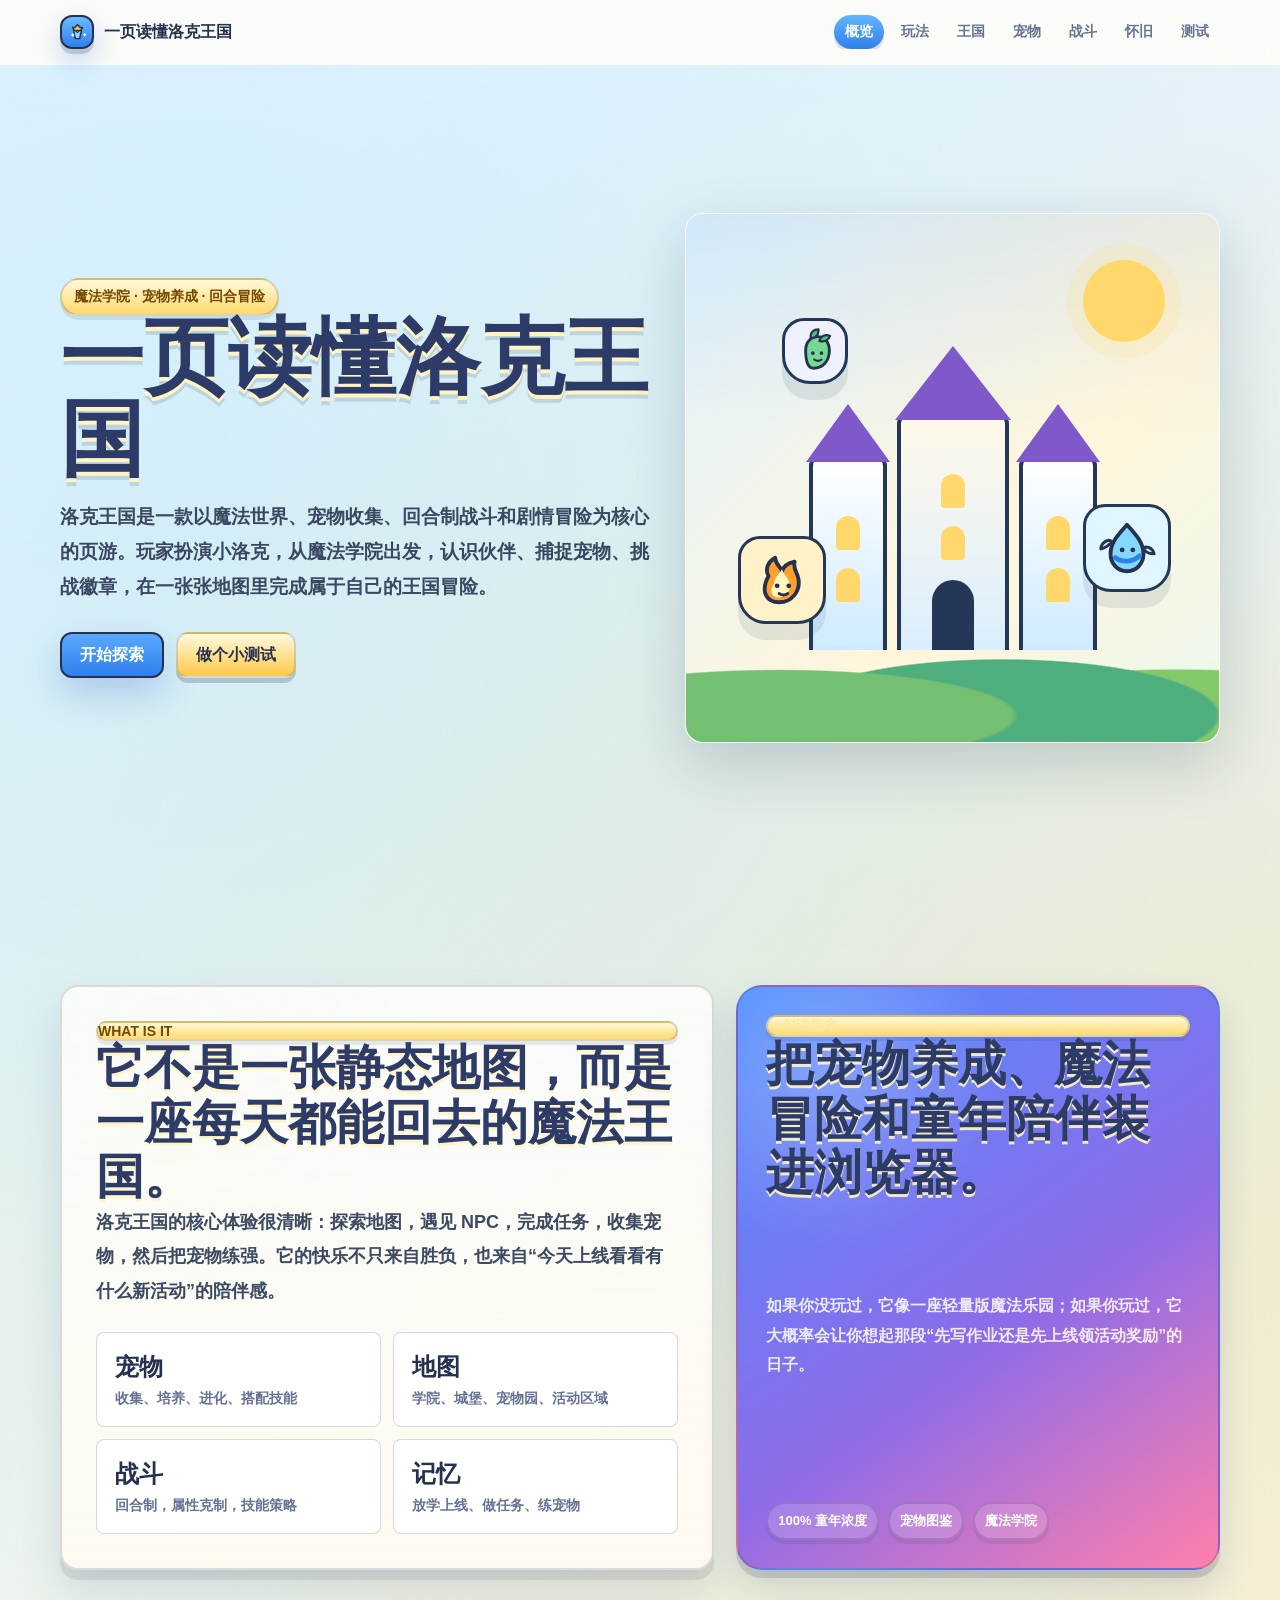
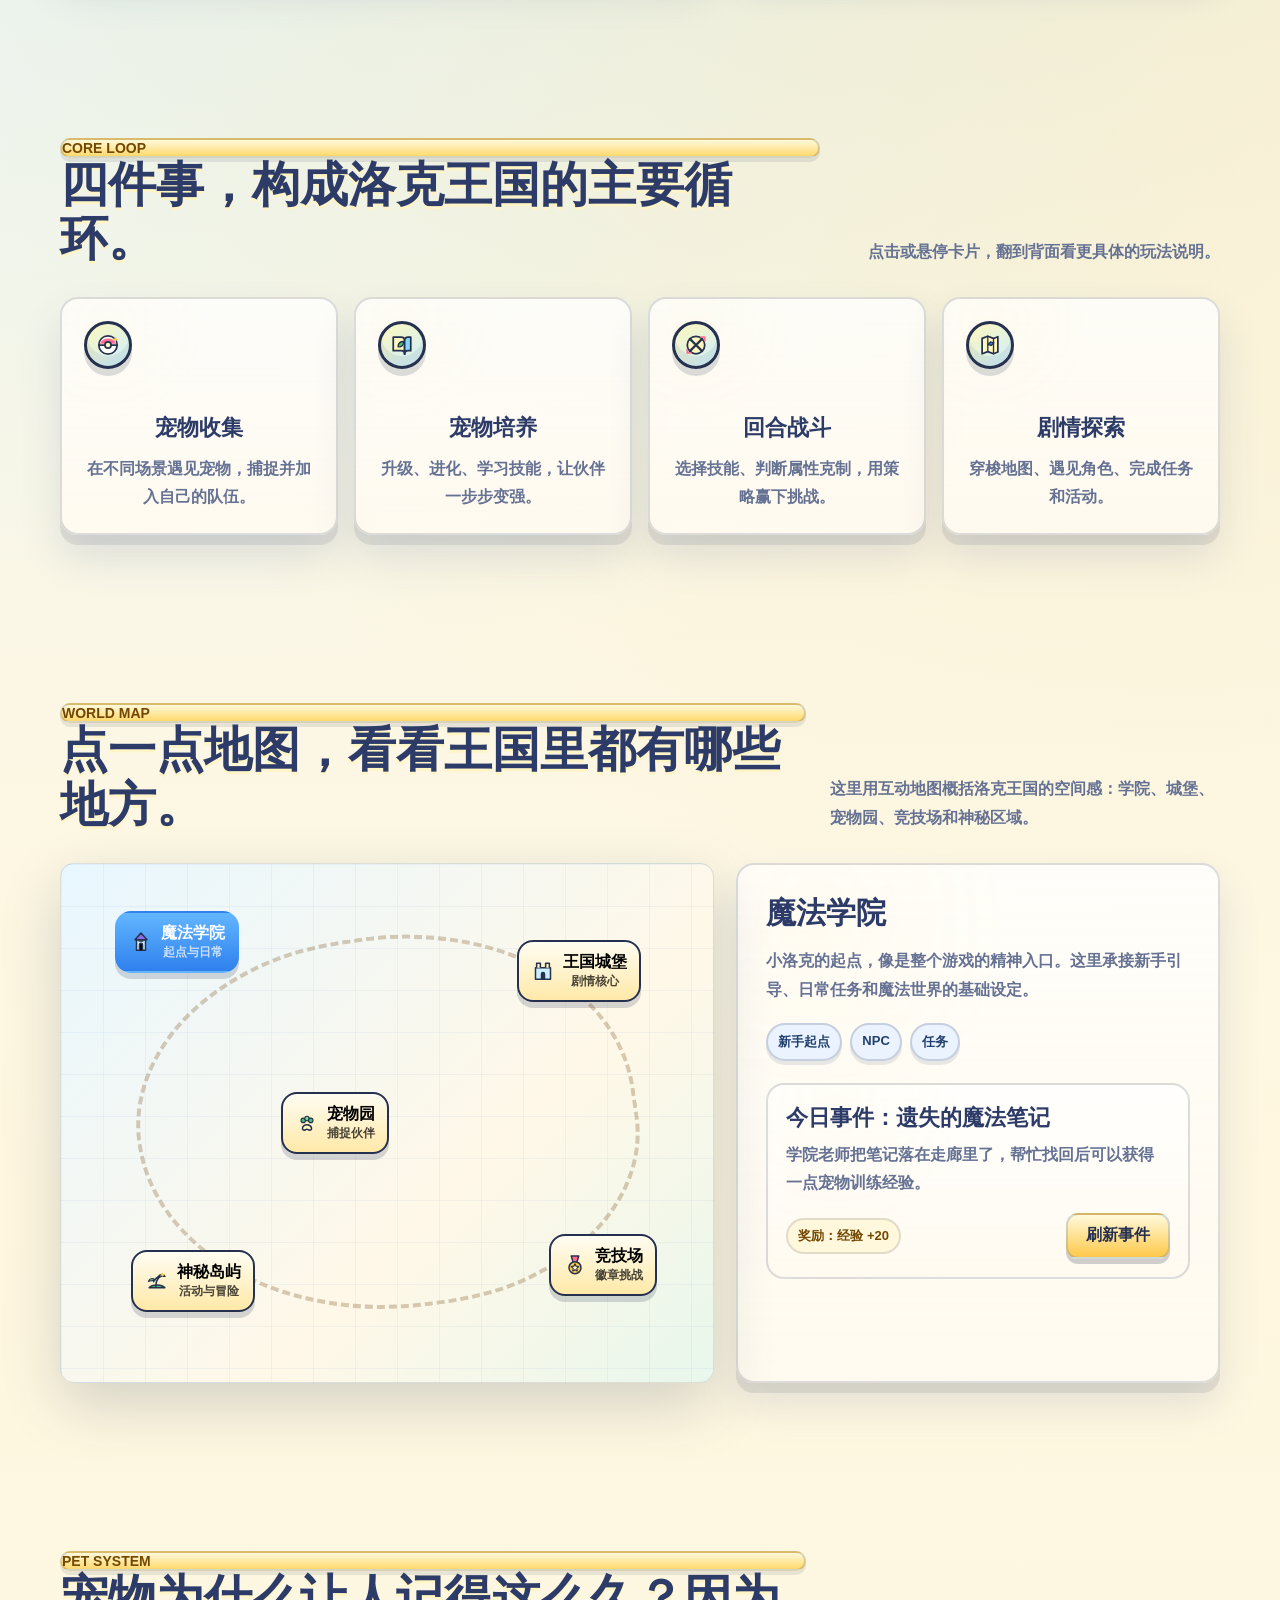
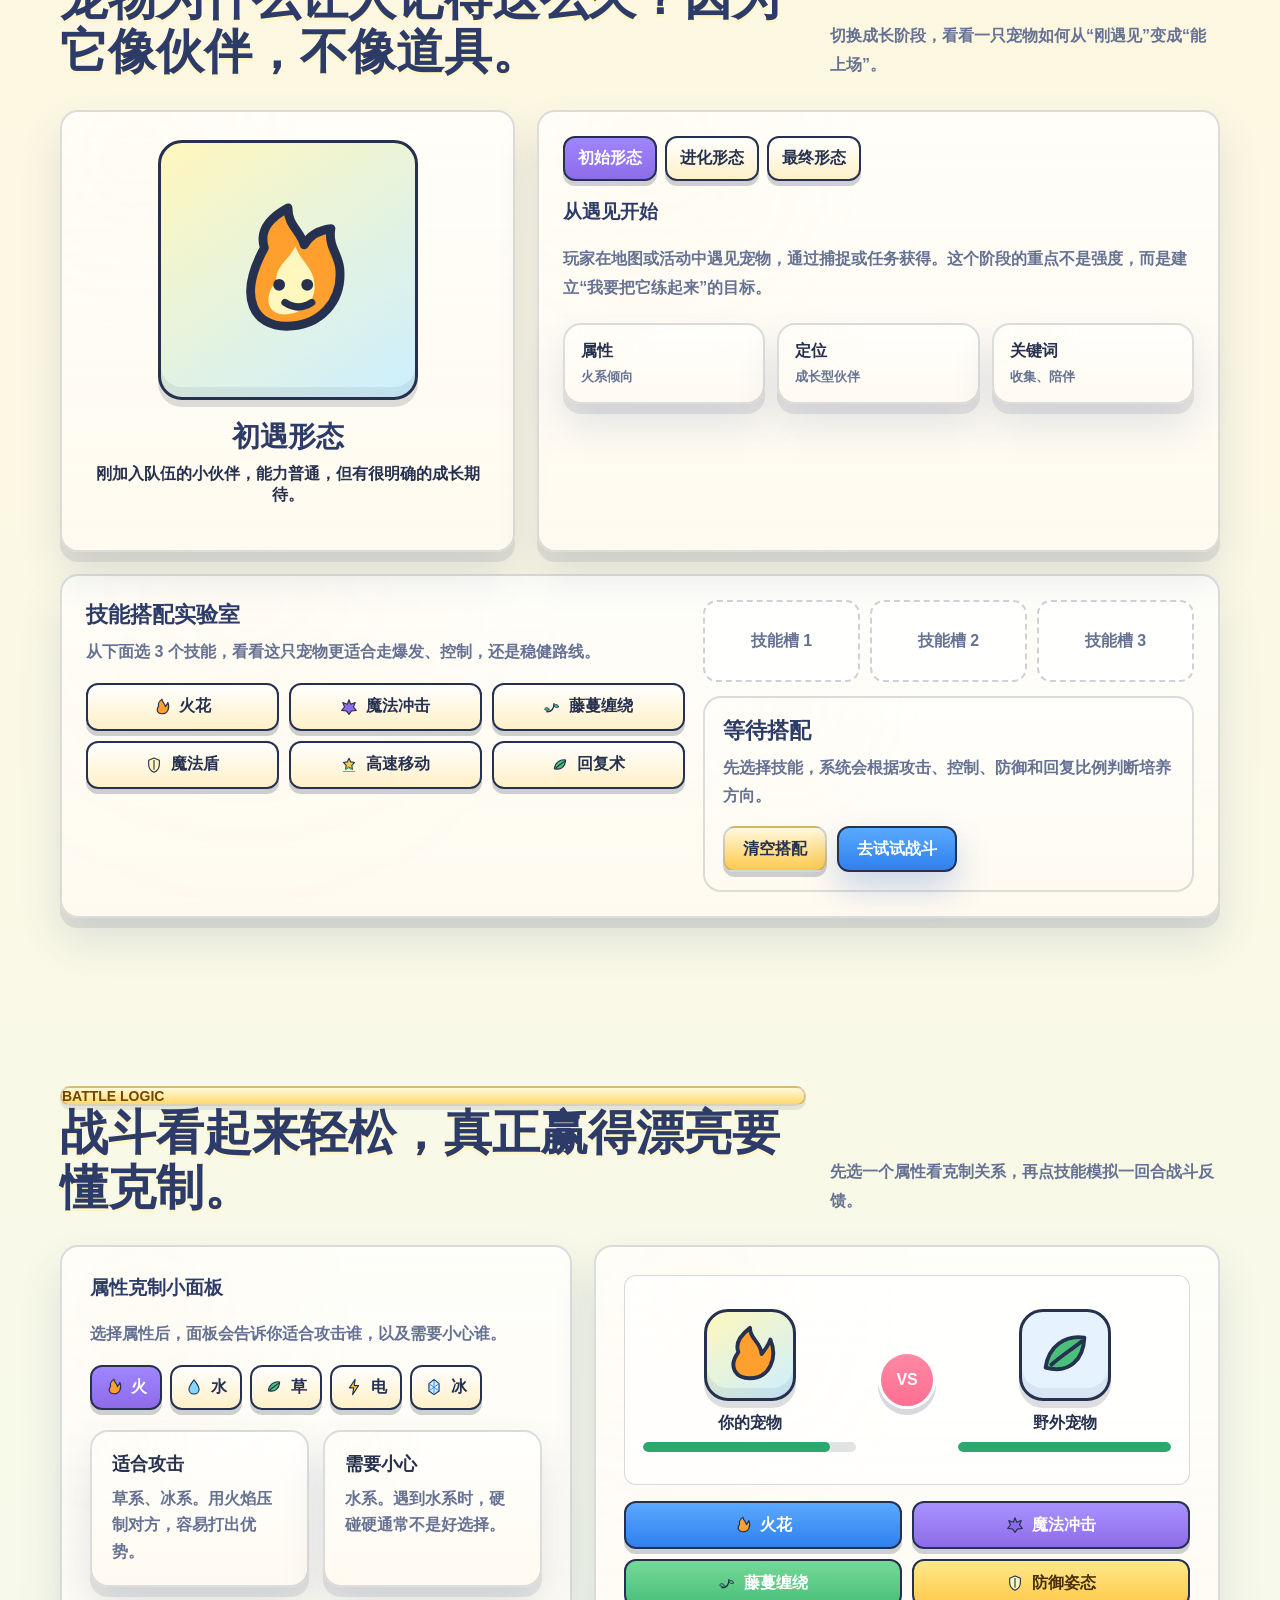
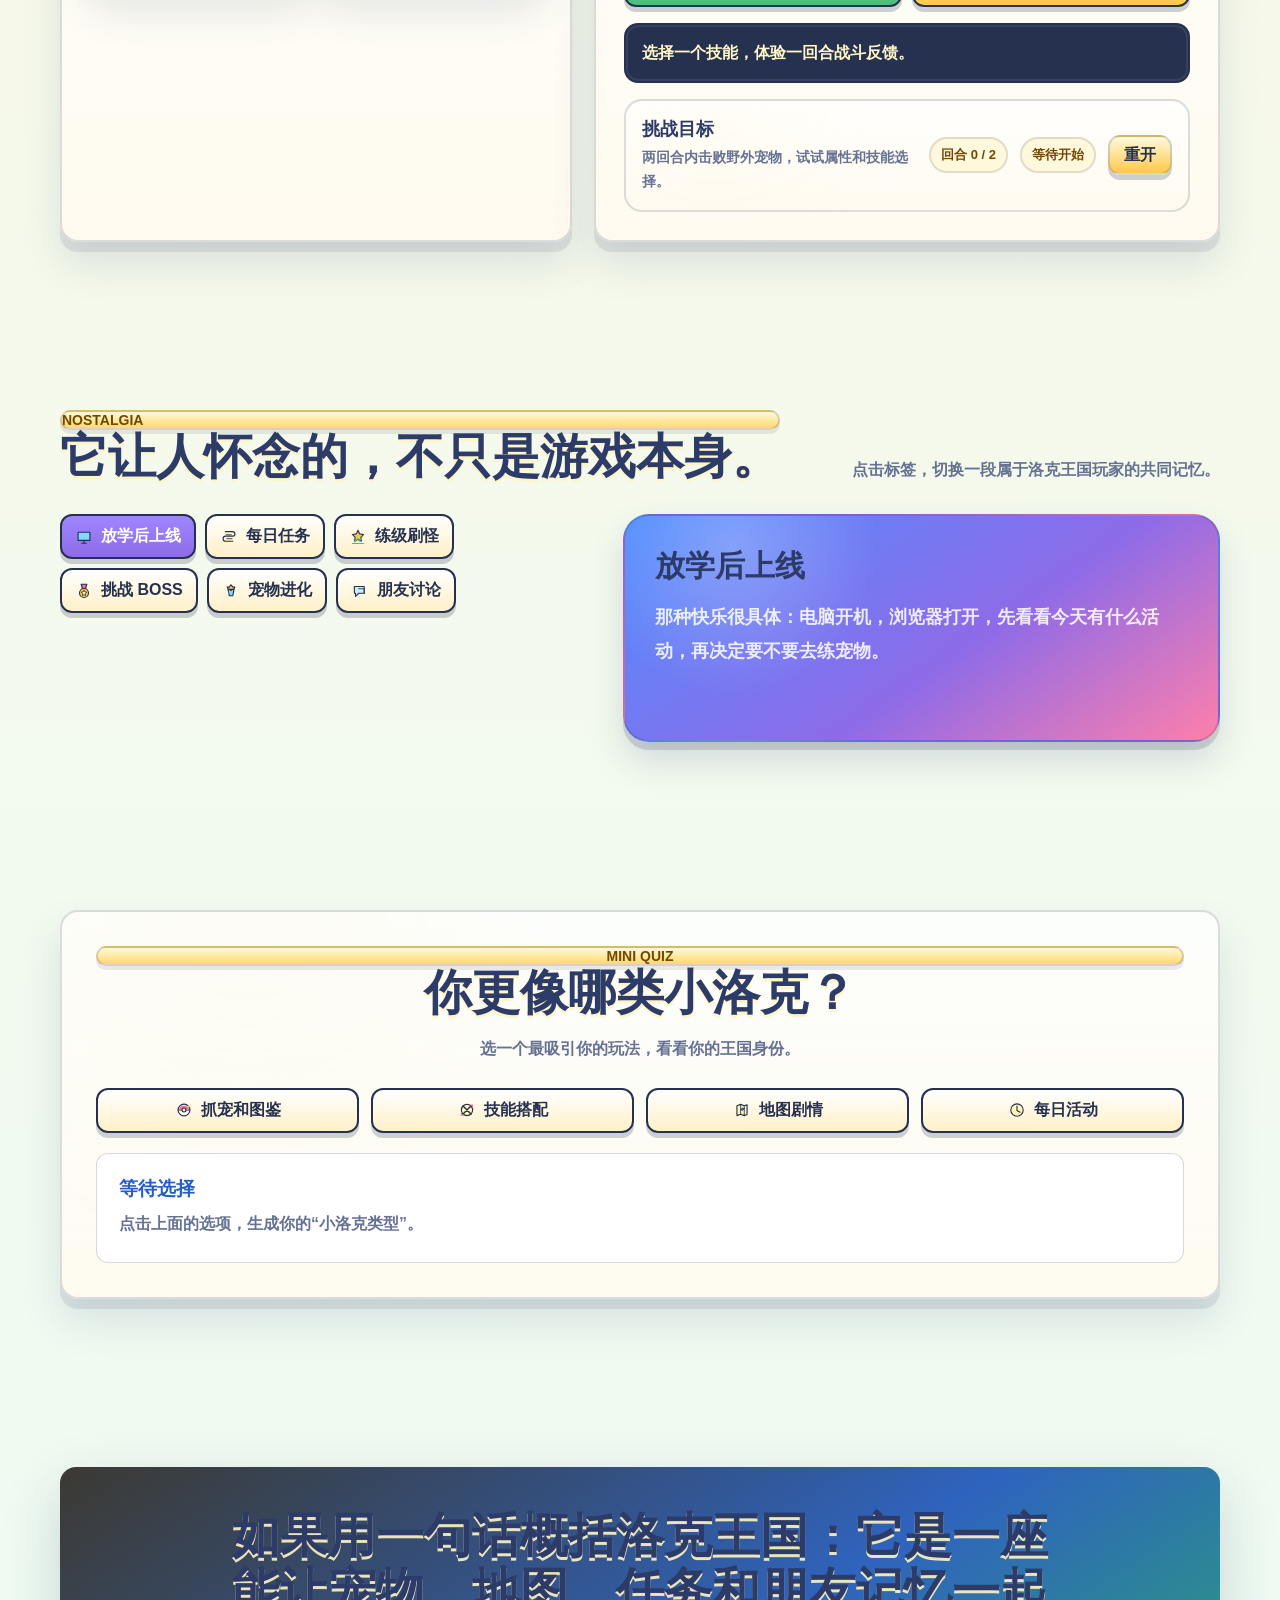
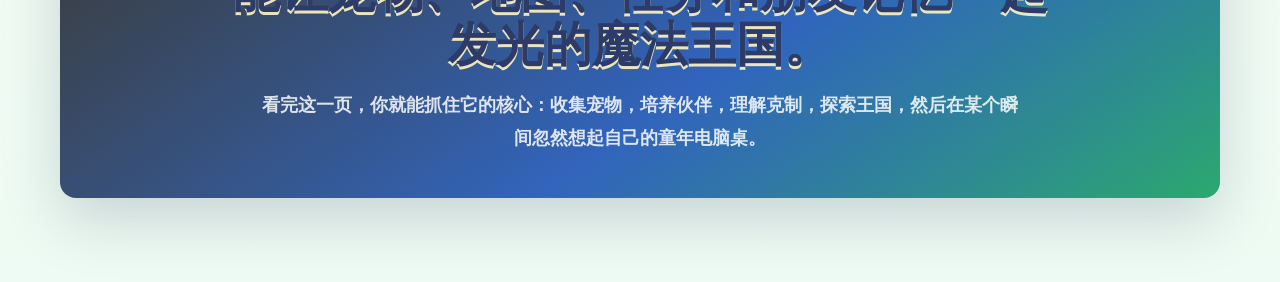
<file: rock-kingdom-one-page.html>
<!DOCTYPE html>
<html lang="zh-CN">
<head>
  <meta charset="UTF-8" />
  <meta name="viewport" content="width=device-width, initial-scale=1.0" />
  <title>一页读懂洛克王国</title>
  <style>
    :root {
      --ink: #172033;
      --muted: #5f6d86;
      --paper: #fffdf7;
      --cream: #f7f0df;
      --blue: #225ec8;
      --sky: #73c7ef;
      --violet: #7f58c9;
      --gold: #e1ad32;
      --green: #2ca86f;
      --rose: #dd6579;
      --line: rgba(23, 32, 51, 0.14);
      --shadow: 0 22px 60px rgba(21, 39, 79, 0.18);
    }

    * {
      box-sizing: border-box;
    }

    html {
      scroll-behavior: smooth;
    }

    body {
      margin: 0;
      color: var(--ink);
      font-family: "Microsoft YaHei", "PingFang SC", "Noto Sans SC", Arial, sans-serif;
      background:
        radial-gradient(circle at 14% 8%, rgba(115, 199, 239, 0.22), transparent 28%),
        radial-gradient(circle at 92% 18%, rgba(225, 173, 50, 0.18), transparent 24%),
        linear-gradient(180deg, #eef7ff 0%, #fff9ec 42%, #f4fbf7 100%);
    }

    button {
      font: inherit;
    }

    a {
      color: inherit;
      text-decoration: none;
    }

    .page {
      overflow: hidden;
    }

    .topbar {
      position: sticky;
      top: 0;
      z-index: 20;
      border-bottom: 1px solid rgba(255, 255, 255, 0.54);
      background: rgba(255, 253, 247, 0.86);
      backdrop-filter: blur(18px);
    }

    .nav {
      display: flex;
      align-items: center;
      justify-content: space-between;
      width: min(1160px, calc(100% - 32px));
      min-height: 64px;
      margin: 0 auto;
      gap: 16px;
    }

    .brand {
      display: flex;
      align-items: center;
      gap: 10px;
      font-weight: 900;
      white-space: nowrap;
    }

    .brand-mark {
      display: grid;
      width: 34px;
      height: 34px;
      place-items: center;
      color: #fff;
      border-radius: 8px;
      background: linear-gradient(135deg, var(--blue), var(--violet));
      box-shadow: 0 10px 24px rgba(34, 94, 200, 0.24);
    }

    .nav-links {
      display: flex;
      align-items: center;
      gap: 6px;
      overflow-x: auto;
      scrollbar-width: none;
    }

    .nav-links::-webkit-scrollbar {
      display: none;
    }

    .nav-link {
      padding: 8px 11px;
      color: var(--muted);
      border-radius: 999px;
      font-size: 14px;
      white-space: nowrap;
      transition: 0.2s ease;
    }

    .nav-link.active,
    .nav-link:hover {
      color: #fff;
      background: var(--blue);
    }

    .section {
      width: min(1160px, calc(100% - 32px));
      margin: 0 auto;
      padding: 84px 0;
    }

    .hero {
      position: relative;
      display: grid;
      grid-template-columns: minmax(0, 1.05fr) minmax(320px, 0.95fr);
      align-items: center;
      gap: 34px;
      min-height: calc(100vh - 64px);
      padding-top: 38px;
      padding-bottom: 48px;
    }

    .eyebrow {
      display: inline-flex;
      align-items: center;
      gap: 8px;
      width: fit-content;
      padding: 8px 12px;
      color: #774e09;
      border: 1px solid rgba(225, 173, 50, 0.48);
      border-radius: 999px;
      background: rgba(255, 246, 218, 0.84);
      font-size: 14px;
      font-weight: 800;
    }

    h1,
    h2,
    h3,
    p {
      margin-top: 0;
    }

    h1 {
      max-width: 680px;
      margin-bottom: 18px;
      font-size: clamp(44px, 7vw, 84px);
      line-height: 0.98;
      letter-spacing: 0;
    }

    .hero-copy {
      max-width: 650px;
      color: #3b4861;
      font-size: 19px;
      line-height: 1.85;
    }

    .hero-actions {
      display: flex;
      flex-wrap: wrap;
      gap: 12px;
      margin-top: 28px;
    }

    .btn {
      display: inline-flex;
      align-items: center;
      justify-content: center;
      gap: 8px;
      min-height: 46px;
      padding: 0 18px;
      border: 1px solid transparent;
      border-radius: 8px;
      cursor: pointer;
      font-weight: 800;
      transition: transform 0.18s ease, box-shadow 0.18s ease, background 0.18s ease;
    }

    .btn:hover {
      transform: translateY(-2px);
    }

    .btn.primary {
      color: #fff;
      background: var(--blue);
      box-shadow: 0 16px 34px rgba(34, 94, 200, 0.24);
    }

    .btn.secondary {
      color: var(--blue);
      border-color: rgba(34, 94, 200, 0.2);
      background: rgba(255, 255, 255, 0.68);
    }

    .hero-art {
      position: relative;
      min-height: 530px;
      border-radius: 18px;
      background:
        linear-gradient(180deg, rgba(34, 94, 200, 0.08), transparent 42%),
        linear-gradient(135deg, #dff3ff, #fff6dc 60%, #eaf8ee);
      box-shadow: var(--shadow);
      overflow: hidden;
      border: 1px solid rgba(255, 255, 255, 0.74);
    }

    .sun {
      position: absolute;
      top: 46px;
      right: 54px;
      width: 82px;
      height: 82px;
      border-radius: 50%;
      background: #ffd76a;
      box-shadow: 0 0 0 16px rgba(255, 215, 106, 0.16);
    }

    .castle {
      position: absolute;
      left: 50%;
      bottom: 92px;
      width: 320px;
      height: 270px;
      transform: translateX(-50%);
    }

    .tower {
      position: absolute;
      bottom: 0;
      width: 78px;
      height: 196px;
      border: 4px solid #243756;
      border-bottom: 0;
      border-radius: 12px 12px 0 0;
      background: linear-gradient(180deg, #ffffff, #cfeaff);
    }

    .tower.left {
      left: 16px;
    }

    .tower.right {
      right: 16px;
    }

    .tower.mid {
      left: 50%;
      width: 112px;
      height: 238px;
      transform: translateX(-50%);
      background: linear-gradient(180deg, #fff9e8, #dbeefe);
    }

    .roof {
      position: absolute;
      left: 50%;
      top: -54px;
      width: 0;
      height: 0;
      border-right: 42px solid transparent;
      border-bottom: 58px solid var(--violet);
      border-left: 42px solid transparent;
      transform: translateX(-50%);
    }

    .tower.mid .roof {
      top: -70px;
      border-right-width: 58px;
      border-bottom-width: 74px;
      border-left-width: 58px;
    }

    .door {
      position: absolute;
      left: 50%;
      bottom: 0;
      width: 42px;
      height: 70px;
      border-radius: 24px 24px 0 0;
      background: #243756;
      transform: translateX(-50%);
    }

    .window {
      position: absolute;
      left: 50%;
      top: 58px;
      width: 24px;
      height: 34px;
      border-radius: 14px 14px 4px 4px;
      background: #ffd76a;
      transform: translateX(-50%);
      box-shadow: 0 52px 0 #ffd76a;
    }

    .hills {
      position: absolute;
      right: -44px;
      bottom: -60px;
      left: -44px;
      height: 180px;
      background:
        radial-gradient(ellipse at 22% 52%, #75bf73 0 34%, transparent 35%),
        radial-gradient(ellipse at 58% 52%, #4fae7d 0 42%, transparent 43%),
        radial-gradient(ellipse at 86% 58%, #83c969 0 38%, transparent 39%);
    }

    .pet {
      position: absolute;
      display: grid;
      place-items: center;
      width: 88px;
      height: 88px;
      color: #243756;
      border: 3px solid #243756;
      border-radius: 22px 22px 28px 28px;
      background: #fff;
      font-size: 42px;
      box-shadow: 0 16px 0 rgba(36, 55, 86, 0.1);
      animation: float 4s ease-in-out infinite;
    }

    .pet.one {
      left: 52px;
      bottom: 118px;
      background: #fff2c8;
    }

    .pet.two {
      right: 48px;
      bottom: 150px;
      background: #dff6ff;
      animation-delay: -1.3s;
    }

    .pet.three {
      left: 96px;
      top: 104px;
      width: 66px;
      height: 66px;
      font-size: 30px;
      background: #eff1ff;
      animation-delay: -2.4s;
    }

    @keyframes float {
      0%,
      100% {
        transform: translateY(0);
      }
      50% {
        transform: translateY(-12px);
      }
    }

    .section-head {
      display: flex;
      align-items: end;
      justify-content: space-between;
      gap: 24px;
      margin-bottom: 30px;
    }

    .section-kicker {
      color: var(--blue);
      font-size: 14px;
      font-weight: 900;
      letter-spacing: 0;
      text-transform: uppercase;
    }

    h2 {
      max-width: 760px;
      margin-bottom: 0;
      font-size: clamp(30px, 4vw, 48px);
      line-height: 1.14;
      letter-spacing: 0;
    }

    .section-intro {
      max-width: 390px;
      margin-bottom: 0;
      color: var(--muted);
      line-height: 1.8;
    }

    .intro-panel {
      display: grid;
      grid-template-columns: 1.15fr 0.85fr;
      gap: 22px;
      align-items: stretch;
    }

    .big-card,
    .info-card,
    .battle-panel,
    .quiz-panel {
      border: 1px solid rgba(23, 32, 51, 0.12);
      border-radius: 12px;
      background: rgba(255, 253, 247, 0.78);
      box-shadow: 0 18px 42px rgba(21, 39, 79, 0.12);
    }

    .big-card {
      padding: 34px;
    }

    .big-card p {
      color: #3d4a62;
      font-size: 18px;
      line-height: 1.9;
    }

    .stat-grid {
      display: grid;
      grid-template-columns: repeat(2, minmax(0, 1fr));
      gap: 12px;
      margin-top: 24px;
    }

    .stat {
      padding: 18px;
      border: 1px solid var(--line);
      border-radius: 8px;
      background: #fff;
    }

    .stat strong {
      display: block;
      margin-bottom: 6px;
      font-size: 24px;
    }

    .stat span {
      color: var(--muted);
      font-size: 14px;
    }

    .note-card {
      display: flex;
      flex-direction: column;
      justify-content: space-between;
      min-height: 100%;
      padding: 28px;
      color: #fff;
      border-radius: 12px;
      background:
        linear-gradient(135deg, rgba(23, 32, 51, 0.12), transparent),
        linear-gradient(145deg, #225ec8, #7f58c9);
      box-shadow: var(--shadow);
    }

    .note-card p {
      color: rgba(255, 255, 255, 0.86);
      line-height: 1.85;
    }

    .badge-row {
      display: flex;
      flex-wrap: wrap;
      gap: 9px;
      margin-top: 16px;
    }

    .badge {
      padding: 8px 10px;
      border-radius: 999px;
      background: rgba(255, 255, 255, 0.16);
      font-size: 13px;
      font-weight: 800;
    }

    .feature-grid {
      display: grid;
      grid-template-columns: repeat(4, minmax(0, 1fr));
      gap: 16px;
      perspective: 1000px;
    }

    .flip-card {
      position: relative;
      min-height: 238px;
      border: 0;
      border-radius: 12px;
      background: transparent;
      cursor: pointer;
      perspective: 1000px;
    }

    .flip-inner {
      position: absolute;
      inset: 0;
      border-radius: 12px;
      transform-style: preserve-3d;
      transition: transform 0.55s ease;
    }

    .flip-card:hover .flip-inner,
    .flip-card.flipped .flip-inner {
      transform: rotateY(180deg);
    }

    .flip-face {
      position: absolute;
      inset: 0;
      display: flex;
      flex-direction: column;
      justify-content: space-between;
      padding: 22px;
      border: 1px solid var(--line);
      border-radius: 12px;
      background: #fffdf7;
      box-shadow: 0 14px 34px rgba(21, 39, 79, 0.1);
      backface-visibility: hidden;
    }

    .flip-back {
      color: #fff;
      background: linear-gradient(145deg, #172033, #225ec8);
      transform: rotateY(180deg);
    }

    .feature-icon {
      display: grid;
      width: 48px;
      height: 48px;
      place-items: center;
      border-radius: 8px;
      background: #eef7ff;
      font-size: 25px;
    }

    .flip-face h3 {
      margin-bottom: 12px;
      font-size: 22px;
    }

    .flip-face p {
      margin-bottom: 0;
      color: var(--muted);
      line-height: 1.75;
    }

    .flip-back p {
      color: rgba(255, 255, 255, 0.86);
    }

    .map-layout {
      display: grid;
      grid-template-columns: minmax(0, 1.15fr) minmax(300px, 0.85fr);
      gap: 22px;
      align-items: stretch;
    }

    .map-board {
      position: relative;
      min-height: 520px;
      border: 1px solid rgba(23, 32, 51, 0.12);
      border-radius: 14px;
      background:
        linear-gradient(90deg, rgba(34, 94, 200, 0.05) 1px, transparent 1px),
        linear-gradient(rgba(34, 94, 200, 0.05) 1px, transparent 1px),
        linear-gradient(135deg, #e8f7ff, #fff8e8 62%, #e8f7ec);
      background-size: 42px 42px, 42px 42px, auto;
      box-shadow: var(--shadow);
      overflow: hidden;
    }

    .path {
      position: absolute;
      inset: 72px 76px;
      border: 4px dashed rgba(126, 89, 41, 0.3);
      border-radius: 48% 52% 44% 56%;
      transform: rotate(-8deg);
    }

    .place {
      position: absolute;
      display: flex;
      align-items: center;
      gap: 8px;
      max-width: 178px;
      padding: 10px 12px;
      border: 2px solid rgba(23, 32, 51, 0.22);
      border-radius: 10px;
      background: rgba(255, 253, 247, 0.92);
      box-shadow: 0 12px 26px rgba(21, 39, 79, 0.12);
      cursor: pointer;
      transition: 0.18s ease;
    }

    .place:hover,
    .place.active {
      color: #fff;
      border-color: transparent;
      background: var(--blue);
      transform: translateY(-4px);
    }

    .place span {
      font-weight: 900;
    }

    .place small {
      display: block;
      color: inherit;
      opacity: 0.72;
      font-size: 12px;
      font-weight: 700;
    }

    .p1 {
      top: 52px;
      left: 54px;
    }

    .p2 {
      top: 76px;
      right: 72px;
    }

    .p3 {
      left: 42%;
      top: 228px;
      transform: translateX(-50%);
    }

    .p3:hover,
    .p3.active {
      transform: translateX(-50%) translateY(-4px);
    }

    .p4 {
      right: 56px;
      bottom: 86px;
    }

    .p5 {
      left: 70px;
      bottom: 70px;
    }

    .map-info {
      padding: 28px;
    }

    .map-info h3 {
      margin-bottom: 12px;
      font-size: 30px;
    }

    .map-info p {
      color: var(--muted);
      line-height: 1.85;
    }

    .chips {
      display: flex;
      flex-wrap: wrap;
      gap: 8px;
      margin-top: 18px;
    }

    .chip {
      padding: 8px 10px;
      color: #21406e;
      border-radius: 999px;
      background: #eaf3ff;
      font-size: 13px;
      font-weight: 800;
    }

    .pet-layout {
      display: grid;
      grid-template-columns: minmax(280px, 0.8fr) minmax(0, 1.2fr);
      gap: 22px;
      align-items: stretch;
    }

    .evolution-card {
      padding: 28px;
      text-align: center;
    }

    .pet-avatar {
      display: grid;
      width: min(260px, 88%);
      aspect-ratio: 1;
      place-items: center;
      margin: 0 auto 18px;
      border: 5px solid #243756;
      border-radius: 34px;
      background: linear-gradient(145deg, #fff8d9, #dff3ff);
      box-shadow: inset 0 -18px 0 rgba(34, 94, 200, 0.06), 0 18px 40px rgba(21, 39, 79, 0.14);
      font-size: 96px;
      transition: 0.25s ease;
    }

    .evolution-card h3 {
      margin-bottom: 8px;
      font-size: 28px;
    }

    .tabs {
      display: flex;
      flex-wrap: wrap;
      gap: 8px;
      margin-bottom: 18px;
    }

    .tab-btn,
    .element-btn,
    .memory-btn,
    .quiz-btn {
      padding: 10px 13px;
      color: var(--ink);
      border: 1px solid var(--line);
      border-radius: 8px;
      background: #fff;
      cursor: pointer;
      font-weight: 800;
      transition: 0.18s ease;
    }

    .tab-btn.active,
    .element-btn.active,
    .memory-btn.active,
    .quiz-btn.active,
    .tab-btn:hover,
    .element-btn:hover,
    .memory-btn:hover,
    .quiz-btn:hover {
      color: #fff;
      border-color: var(--blue);
      background: var(--blue);
    }

    .detail-box {
      padding: 24px;
      border: 1px solid var(--line);
      border-radius: 12px;
      background: rgba(255, 255, 255, 0.7);
    }

    .detail-box p {
      color: var(--muted);
      line-height: 1.85;
    }

    .trait-list {
      display: grid;
      grid-template-columns: repeat(3, minmax(0, 1fr));
      gap: 12px;
      margin-top: 20px;
    }

    .trait {
      padding: 16px;
      border-radius: 8px;
      background: #fff;
      border: 1px solid var(--line);
    }

    .trait b {
      display: block;
      margin-bottom: 5px;
    }

    .trait span {
      color: var(--muted);
      font-size: 13px;
    }

    .element-layout {
      display: grid;
      grid-template-columns: 0.9fr 1.1fr;
      gap: 22px;
    }

    .element-panel {
      padding: 28px;
    }

    .element-result {
      display: grid;
      grid-template-columns: repeat(2, minmax(0, 1fr));
      gap: 14px;
      margin-top: 20px;
    }

    .result-card {
      padding: 20px;
      border-radius: 10px;
      background: #fff;
      border: 1px solid var(--line);
    }

    .result-card strong {
      display: block;
      margin-bottom: 10px;
      font-size: 18px;
    }

    .result-card span {
      color: var(--muted);
      line-height: 1.65;
    }

    .battle-panel {
      padding: 28px;
      background: linear-gradient(180deg, rgba(255, 253, 247, 0.8), rgba(234, 247, 255, 0.82));
    }

    .battle-stage {
      display: grid;
      grid-template-columns: 1fr 78px 1fr;
      align-items: center;
      gap: 12px;
      min-height: 210px;
      padding: 18px;
      border: 1px solid var(--line);
      border-radius: 12px;
      background: rgba(255, 255, 255, 0.68);
    }

    .fighter {
      text-align: center;
    }

    .fighter-icon {
      display: grid;
      width: 92px;
      height: 92px;
      place-items: center;
      margin: 0 auto 12px;
      border: 3px solid #243756;
      border-radius: 22px;
      background: #fff6d8;
      font-size: 44px;
      transition: transform 0.18s ease;
    }

    .fighter.enemy .fighter-icon {
      background: #e6f3ff;
    }

    .hp {
      height: 10px;
      margin-top: 8px;
      border-radius: 999px;
      background: rgba(23, 32, 51, 0.12);
      overflow: hidden;
    }

    .hp-fill {
      width: 100%;
      height: 100%;
      border-radius: inherit;
      background: var(--green);
      transition: width 0.24s ease;
    }

    .vs {
      display: grid;
      place-items: center;
      width: 58px;
      height: 58px;
      margin: 0 auto;
      color: #fff;
      border-radius: 50%;
      background: var(--rose);
      font-weight: 900;
    }

    .skills {
      display: grid;
      grid-template-columns: repeat(2, minmax(0, 1fr));
      gap: 10px;
      margin-top: 16px;
    }

    .skill-btn {
      min-height: 48px;
      color: #fff;
      border: 0;
      border-radius: 8px;
      background: var(--blue);
      cursor: pointer;
      font-weight: 900;
    }

    .skill-btn:nth-child(2) {
      background: var(--violet);
    }

    .skill-btn:nth-child(3) {
      background: var(--green);
    }

    .skill-btn:nth-child(4) {
      color: #453008;
      background: var(--gold);
    }

    .battle-log {
      min-height: 58px;
      margin-top: 16px;
      padding: 14px 16px;
      border-radius: 8px;
      background: #172033;
      color: #fff;
      line-height: 1.7;
    }

    .memory-zone {
      display: grid;
      grid-template-columns: 0.95fr 1.05fr;
      gap: 22px;
      align-items: start;
    }

    .memory-buttons {
      display: flex;
      flex-wrap: wrap;
      gap: 9px;
    }

    .memory-card {
      min-height: 228px;
      padding: 30px;
      color: #fff;
      border-radius: 12px;
      background: linear-gradient(145deg, #172033, #225ec8);
      box-shadow: var(--shadow);
    }

    .memory-card h3 {
      margin-bottom: 14px;
      font-size: 30px;
    }

    .memory-card p {
      color: rgba(255, 255, 255, 0.86);
      font-size: 18px;
      line-height: 1.85;
    }

    .quiz-panel {
      padding: 34px;
      text-align: center;
    }

    .quiz-options {
      display: grid;
      grid-template-columns: repeat(4, minmax(0, 1fr));
      gap: 12px;
      margin: 24px 0 20px;
    }

    .quiz-result {
      min-height: 110px;
      padding: 22px;
      border: 1px solid var(--line);
      border-radius: 12px;
      background: #fff;
      text-align: left;
    }

    .quiz-result h3 {
      margin-bottom: 8px;
      color: var(--blue);
    }

    .quiz-result p {
      margin-bottom: 0;
      color: var(--muted);
      line-height: 1.8;
    }

    .final-line {
      padding: 42px;
      color: #fff;
      border-radius: 16px;
      background:
        linear-gradient(135deg, rgba(225, 173, 50, 0.18), transparent),
        linear-gradient(145deg, #172033, #225ec8 58%, #2ca86f);
      box-shadow: var(--shadow);
      text-align: center;
    }

    .final-line h2 {
      max-width: 860px;
      margin: 0 auto 16px;
    }

    .final-line p {
      max-width: 760px;
      margin: 0 auto;
      color: rgba(255, 255, 255, 0.84);
      font-size: 18px;
      line-height: 1.85;
    }

    @media (max-width: 940px) {
      .hero,
      .intro-panel,
      .map-layout,
      .pet-layout,
      .element-layout,
      .memory-zone {
        grid-template-columns: 1fr;
      }

      .hero {
        min-height: auto;
      }

      .hero-art {
        min-height: 430px;
      }

      .feature-grid,
      .quiz-options {
        grid-template-columns: repeat(2, minmax(0, 1fr));
      }

      .section-head {
        display: block;
      }

      .section-intro {
        margin-top: 14px;
      }
    }

    @media (max-width: 620px) {
      .nav {
        width: calc(100% - 20px);
      }

      .brand span:last-child {
        display: none;
      }

      .section {
        width: calc(100% - 24px);
        padding: 58px 0;
      }

      .hero {
        padding-top: 28px;
      }

      .hero-copy,
      .big-card p,
      .memory-card p,
      .final-line p {
        font-size: 16px;
      }

      .hero-art {
        min-height: 360px;
      }

      .castle {
        width: 260px;
        bottom: 72px;
        transform: translateX(-50%) scale(0.82);
      }

      .pet.one {
        left: 22px;
      }

      .pet.two {
        right: 22px;
      }

      .feature-grid,
      .stat-grid,
      .trait-list,
      .element-result,
      .skills,
      .quiz-options {
        grid-template-columns: 1fr;
      }

      .map-board {
        min-height: 620px;
      }

      .place {
        max-width: 160px;
      }

      .p1 {
        left: 18px;
      }

      .p2 {
        right: 16px;
      }

      .p3 {
        left: 50%;
        top: 252px;
      }

      .p4 {
        right: 18px;
        bottom: 120px;
      }

      .p5 {
        left: 18px;
        bottom: 72px;
      }

      .battle-stage {
        grid-template-columns: 1fr;
      }

      .vs {
        width: 48px;
        height: 48px;
      }
    }
    :root {
      --ink: #26314f;
      --muted: #667293;
      --paper: #fffaf0;
      --cream: #fff0c7;
      --game-blue: #2f80ed;
      --game-sky: #84d8ff;
      --game-violet: #8e6be8;
      --game-gold: #ffc94a;
      --game-orange: #ff9f2e;
      --game-green: #49bf7a;
      --game-rose: #ff6f91;
      --outline: #26314f;
      --line: rgba(38, 49, 79, 0.18);
      --radius-sm: 12px;
      --radius-md: 18px;
      --radius-lg: 26px;
      --shadow-pop: 0 8px 0 rgba(38, 49, 79, 0.16), 0 18px 34px rgba(55, 78, 137, 0.18);
      --shadow-card: 0 10px 0 rgba(38, 49, 79, 0.10), 0 22px 42px rgba(55, 78, 137, 0.14);
      --font-body: "Trebuchet MS", "Microsoft YaHei UI", "Microsoft YaHei", "PingFang SC", "Noto Sans SC", Arial, sans-serif;
      --font-display: "Comic Sans MS", "Trebuchet MS", "Microsoft YaHei UI", "Microsoft YaHei", "PingFang SC", sans-serif;
    }

    body {
      font-family: var(--font-body);
      font-weight: 600;
      background:
        radial-gradient(circle at 14% 8%, rgba(132, 216, 255, 0.28), transparent 28%),
        radial-gradient(circle at 92% 18%, rgba(255, 201, 74, 0.22), transparent 24%),
        linear-gradient(180deg, #eef7ff 0%, #fff7df 42%, #eefbf4 100%);
    }

    h1,
    h2,
    h3,
    .brand,
    .section-kicker,
    .btn,
    .nav-link,
    .badge,
    .chip,
    .place,
    .tab-btn,
    .element-btn,
    .memory-btn,
    .quiz-btn,
    .skill-btn,
    .build-skill {
      font-family: var(--font-display);
    }

    h1 {
      color: #2d3b68;
      font-weight: 900;
      text-shadow:
        0 4px 0 #fff4c2,
        0 8px 0 rgba(38, 49, 79, 0.14);
    }

    h2 {
      color: #2d3b68;
      font-weight: 900;
      text-shadow: 0 3px 0 rgba(255, 244, 194, 0.9);
    }

    h3 {
      color: #2d3b68;
      font-weight: 900;
    }

    .icon-defs {
      position: absolute;
      width: 0;
      height: 0;
      overflow: hidden;
    }

    .game-icon {
      display: inline-block;
      flex: 0 0 auto;
      width: 1.25em;
      height: 1.25em;
      color: currentColor;
      vertical-align: -0.18em;
    }

    .icon-sm {
      width: 18px;
      height: 18px;
    }

    .icon-md {
      width: 28px;
      height: 28px;
    }

    .icon-lg {
      width: 52px;
      height: 52px;
    }

    .icon-xl {
      width: 142px;
      height: 142px;
    }

    .brand-mark {
      border: 2px solid var(--outline);
      border-radius: 12px;
      background: linear-gradient(180deg, #69bbff, var(--game-blue));
      box-shadow: 0 5px 0 rgba(38, 49, 79, 0.18), 0 12px 24px rgba(34, 94, 200, 0.24);
    }

    .brand-mark .game-icon {
      width: 23px;
      height: 23px;
    }

    .section-kicker,
    .eyebrow,
    .badge,
    .chip {
      border: 2px solid rgba(38, 49, 79, 0.18);
      border-radius: 999px;
      font-weight: 900;
      box-shadow: 0 4px 0 rgba(38, 49, 79, 0.10);
    }

    .section-kicker,
    .eyebrow {
      color: #744700;
      background: linear-gradient(180deg, #fff9db, #ffd96d);
    }

    .nav-link.active,
    .nav-link:hover {
      background: linear-gradient(180deg, #62b6ff, var(--game-blue));
      box-shadow: 0 4px 0 rgba(38, 49, 79, 0.14);
    }

    .btn,
    .tab-btn,
    .element-btn,
    .memory-btn,
    .quiz-btn,
    .skill-btn,
    .build-skill {
      border: 2px solid var(--outline);
      border-radius: var(--radius-sm);
      font-weight: 900;
      box-shadow: 0 5px 0 rgba(38, 49, 79, 0.22);
      transition: transform 0.16s ease, box-shadow 0.16s ease, filter 0.16s ease;
    }

    .btn:hover,
    .tab-btn:hover,
    .element-btn:hover,
    .memory-btn:hover,
    .quiz-btn:hover,
    .skill-btn:hover,
    .build-skill:hover {
      transform: translateY(-3px);
      filter: saturate(1.08);
      box-shadow: 0 8px 0 rgba(38, 49, 79, 0.18), 0 16px 24px rgba(55, 78, 137, 0.16);
    }

    .btn:active,
    .tab-btn:active,
    .element-btn:active,
    .memory-btn:active,
    .quiz-btn:active,
    .skill-btn:active,
    .build-skill:active {
      transform: translateY(2px);
      box-shadow: 0 2px 0 rgba(38, 49, 79, 0.22);
    }

    .btn.primary,
    .skill-btn {
      color: #fff;
      background: linear-gradient(180deg, #5aa9ff, var(--game-blue));
    }

    .btn.secondary {
      color: #26314f;
      background: linear-gradient(180deg, #fff9dc, var(--game-gold));
    }

    .tab-btn,
    .element-btn,
    .memory-btn,
    .quiz-btn,
    .build-skill {
      display: inline-flex;
      align-items: center;
      justify-content: center;
      gap: 8px;
      color: #26314f;
      background: linear-gradient(180deg, #ffffff, #fff0c7);
    }

    .tab-btn.active,
    .element-btn.active,
    .memory-btn.active,
    .quiz-btn.active,
    .build-skill.active {
      color: #fff;
      border-color: var(--outline);
      background: linear-gradient(180deg, #9f86ff, var(--game-violet));
    }

    .big-card,
    .info-card,
    .battle-panel,
    .quiz-panel,
    .flip-face,
    .result-card,
    .trait,
    .detail-box,
    .map-event,
    .build-lab,
    .build-summary,
    .battle-challenge {
      border: 2px solid rgba(38, 49, 79, 0.16);
      border-radius: var(--radius-md);
      background:
        linear-gradient(180deg, rgba(255, 255, 255, 0.78), rgba(255, 250, 240, 0.92)),
        radial-gradient(circle at 16% 12%, rgba(255, 201, 74, 0.18), transparent 32%);
      box-shadow: var(--shadow-card);
    }

    .note-card,
    .memory-card {
      border: 2px solid rgba(38, 49, 79, 0.18);
      border-radius: var(--radius-lg);
      background:
        radial-gradient(circle at 18% 14%, rgba(255, 255, 255, 0.24), transparent 28%),
        linear-gradient(145deg, #4d8dff, #8e6be8 58%, #ff7fab);
      box-shadow: var(--shadow-pop);
    }

    .flip-back {
      background: linear-gradient(145deg, #26314f, #2f80ed);
    }

    .feature-icon,
    .pet-avatar,
    .fighter-icon {
      border: 3px solid var(--outline);
      border-radius: 24px;
      background: linear-gradient(145deg, #fff7bd, #ccefff);
      box-shadow:
        inset 0 -10px 0 rgba(38, 49, 79, 0.08),
        0 7px 0 rgba(38, 49, 79, 0.16);
      font-size: initial;
    }

    .pet .game-icon {
      width: 62px;
      height: 62px;
    }

    .pet.three .game-icon {
      width: 46px;
      height: 46px;
    }

    .place {
      border: 2px solid var(--outline);
      border-radius: 16px;
      background: linear-gradient(180deg, #fffdf2, #ffe9a8);
      box-shadow: 0 6px 0 rgba(38, 49, 79, 0.18);
    }

    .place:hover,
    .place.active {
      color: #fff;
      background: linear-gradient(180deg, #62b6ff, var(--game-blue));
      transform: translateY(-5px);
    }

    .p3:hover,
    .p3.active {
      transform: translateX(-50%) translateY(-5px);
    }

    .place .game-icon {
      width: 24px;
      height: 24px;
    }

    .fighter-icon .game-icon {
      width: 62px;
      height: 62px;
    }

    .battle-log {
      border: 2px solid var(--outline);
      border-radius: 14px;
      background: #26314f;
      color: #fff7c8;
      font-family: var(--font-display);
      font-weight: 800;
      box-shadow: inset 0 0 0 2px rgba(255, 255, 255, 0.08);
    }

    .vs {
      border: 3px solid #fff;
      background: linear-gradient(180deg, #ff89a5, var(--game-rose));
      box-shadow: 0 6px 0 rgba(38, 49, 79, 0.18);
    }

    .skill-btn {
      display: inline-flex;
      align-items: center;
      justify-content: center;
      gap: 8px;
    }

    .skill-btn:disabled {
      cursor: not-allowed;
      opacity: 0.62;
      transform: none;
      filter: grayscale(0.15);
    }

    .skill-btn:nth-child(2) {
      background: linear-gradient(180deg, #a993ff, var(--game-violet));
    }

    .skill-btn:nth-child(3) {
      background: linear-gradient(180deg, #75d996, var(--game-green));
    }

    .skill-btn:nth-child(4) {
      color: #453008;
      background: linear-gradient(180deg, #ffe88a, var(--game-gold));
    }

    .map-event {
      margin-top: 22px;
      padding: 18px;
      box-shadow: none;
    }

    .map-event h4,
    .build-lab h3 {
      margin: 0 0 8px;
      color: #2d3b68;
      font-family: var(--font-display);
      font-size: 22px;
    }

    .map-event p,
    .build-summary p,
    .battle-challenge p {
      color: var(--muted);
      line-height: 1.75;
    }

    .event-actions {
      display: flex;
      flex-wrap: wrap;
      align-items: center;
      justify-content: space-between;
      gap: 12px;
      margin-top: 14px;
    }

    .reward-chip,
    .result-badge,
    .turn-counter {
      display: inline-flex;
      align-items: center;
      min-height: 34px;
      padding: 7px 10px;
      border: 2px solid rgba(38, 49, 79, 0.14);
      border-radius: 999px;
      background: #fff8dc;
      color: #744700;
      font-family: var(--font-display);
      font-size: 13px;
      font-weight: 900;
    }

    .map-event.is-new {
      animation: panelPop 0.42s ease;
    }

    .build-lab {
      display: grid;
      grid-template-columns: minmax(0, 1fr) minmax(300px, 0.82fr);
      gap: 18px;
      margin-top: 22px;
      padding: 24px;
    }

    .skill-pool {
      display: grid;
      grid-template-columns: repeat(3, minmax(0, 1fr));
      gap: 10px;
      margin-top: 16px;
    }

    .build-skill {
      min-height: 48px;
      padding: 8px 10px;
      cursor: pointer;
    }

    .build-skill.is-blocked {
      opacity: 0.58;
    }

    .skill-slots {
      display: grid;
      grid-template-columns: repeat(3, minmax(0, 1fr));
      gap: 10px;
      margin-bottom: 14px;
    }

    .skill-slot {
      display: grid;
      min-height: 82px;
      place-items: center;
      padding: 12px;
      border: 2px dashed rgba(38, 49, 79, 0.22);
      border-radius: 14px;
      background: rgba(255, 255, 255, 0.68);
      color: var(--muted);
      text-align: center;
      font-weight: 900;
    }

    .skill-slot.filled {
      color: #26314f;
      border-style: solid;
      background: linear-gradient(180deg, #e8f8ff, #fff7ce);
    }

    .build-summary {
      padding: 18px;
      box-shadow: none;
    }

    .build-actions {
      display: flex;
      flex-wrap: wrap;
      gap: 10px;
      margin-top: 14px;
    }

    .battle-challenge {
      display: grid;
      grid-template-columns: minmax(0, 1fr) auto auto auto;
      align-items: center;
      gap: 12px;
      margin-top: 16px;
      padding: 16px;
      box-shadow: none;
    }

    .battle-challenge strong {
      display: block;
      margin-bottom: 4px;
      color: #2d3b68;
      font-family: var(--font-display);
      font-size: 18px;
    }

    .battle-challenge p {
      margin: 0;
      font-size: 14px;
    }

    .battle-challenge.win {
      border-color: rgba(73, 191, 122, 0.72);
      background: linear-gradient(180deg, rgba(238, 255, 244, 0.94), rgba(255, 250, 240, 0.92));
    }

    .battle-challenge.lose {
      border-color: rgba(255, 111, 145, 0.7);
      background: linear-gradient(180deg, rgba(255, 238, 243, 0.94), rgba(255, 250, 240, 0.92));
    }

    #reset-battle {
      min-height: 40px;
      padding: 0 14px;
    }

    @keyframes panelPop {
      0% {
        transform: scale(0.98);
        box-shadow: 0 0 0 rgba(255, 201, 74, 0);
      }
      50% {
        transform: scale(1.01);
        box-shadow: 0 0 0 6px rgba(255, 201, 74, 0.18);
      }
      100% {
        transform: scale(1);
        box-shadow: 0 0 0 rgba(255, 201, 74, 0);
      }
    }

    @media (max-width: 940px) {
      .build-lab {
        grid-template-columns: 1fr;
      }

      .battle-challenge {
        grid-template-columns: 1fr;
      }
    }

    @media (max-width: 620px) {
      .skill-pool,
      .skill-slots {
        grid-template-columns: 1fr;
      }

      .icon-xl {
        width: 118px;
        height: 118px;
      }
    }
  </style>
</head>
<body>
  <svg class="icon-defs" aria-hidden="true" focusable="false">
    <symbol id="icon-magic-stone" viewBox="0 0 64 64">
      <path d="M21 25 32 12l11 13-5 24H26Z" fill="#84d8ff" stroke="#26314f" stroke-width="4" stroke-linejoin="round"/>
      <path d="M22 23h20l-10 9Z" fill="#fff7bd" stroke="#26314f" stroke-width="3" stroke-linejoin="round"/>
      <path d="M18 18h7l7-8 7 8h7l-5 8H23Z" fill="#ffc94a" stroke="#26314f" stroke-width="4" stroke-linejoin="round"/>
      <path d="m13 39 4 2 2 4 2-4 4-2-4-2-2-4-2 4Zm34-1 3 2 2 3 2-3 3-2-3-2-2-3-2 3Z" fill="#fff"/>
    </symbol>
    <symbol id="icon-ember-sprout" viewBox="0 0 64 64">
      <path d="M18 28c-4-8 0-15 7-19 0 7 5 8 7 14 2-6 8-9 13-10-2 8 3 11 4 18 2 13-7 24-20 24-12 0-20-10-11-27Z" fill="#ff9f2e" stroke="#26314f" stroke-width="4" stroke-linejoin="round"/>
      <path d="M24 35c0-6 5-8 8-14 2 7 8 9 8 17 0 7-5 12-12 12-6 0-10-6-4-15Z" fill="#fff7bd"/>
      <circle cx="27" cy="38" r="2.5" fill="#26314f"/><circle cx="39" cy="38" r="2.5" fill="#26314f"/>
      <path d="M29 46c3 2 6 2 9 0" fill="none" stroke="#26314f" stroke-width="3" stroke-linecap="round"/>
    </symbol>
    <symbol id="icon-tide-puff" viewBox="0 0 64 64">
      <path d="M32 8c10 11 17 19 17 30 0 10-7 18-17 18S15 48 15 38c0-11 7-19 17-30Z" fill="#84d8ff" stroke="#26314f" stroke-width="4" stroke-linejoin="round"/>
      <path d="M20 42c6 5 18 5 25-2" fill="none" stroke="#2f80ed" stroke-width="5" stroke-linecap="round"/>
      <circle cx="27" cy="34" r="2.5" fill="#26314f"/><circle cx="38" cy="34" r="2.5" fill="#26314f"/>
      <path d="M13 24c-5 1-8 5-8 9 5-1 9-4 11-8Zm38 7c5 0 8 3 9 7-5 0-9-2-11-5Z" fill="#ccefff" stroke="#26314f" stroke-width="3" stroke-linejoin="round"/>
    </symbol>
    <symbol id="icon-leaf-mote" viewBox="0 0 64 64">
      <path d="M19 31c0-11 7-19 17-19 9 0 16 8 16 19 0 15-9 25-22 25-8 0-11-8-11-25Z" fill="#75d996" stroke="#26314f" stroke-width="4" stroke-linejoin="round"/>
      <path d="M26 14c-1-8 4-12 11-12 0 8-4 12-11 12Zm12 4c2-7 8-10 15-7-3 7-8 9-15 7Z" fill="#49bf7a" stroke="#26314f" stroke-width="3" stroke-linejoin="round"/>
      <circle cx="29" cy="35" r="2.5" fill="#26314f"/><circle cx="41" cy="35" r="2.5" fill="#26314f"/>
      <path d="M31 44c3 2 7 2 10 0" fill="none" stroke="#26314f" stroke-width="3" stroke-linecap="round"/>
    </symbol>
    <symbol id="icon-capture-orb" viewBox="0 0 64 64">
      <circle cx="32" cy="32" r="21" fill="#fff" stroke="#26314f" stroke-width="4"/>
      <path d="M12 32h40" stroke="#26314f" stroke-width="4" stroke-linecap="round"/>
      <path d="M13 29a21 21 0 0 1 38 0Z" fill="#ff6f91"/>
      <circle cx="32" cy="32" r="7" fill="#fff7bd" stroke="#26314f" stroke-width="4"/>
      <path d="m49 12 2 5 5 2-5 2-2 5-2-5-5-2 5-2Z" fill="#ffc94a"/>
    </symbol>
    <symbol id="icon-growth-book" viewBox="0 0 64 64">
      <path d="M12 14h18c5 0 8 3 8 8v31c0-5-3-8-8-8H12Z" fill="#fff7bd" stroke="#26314f" stroke-width="4" stroke-linejoin="round"/>
      <path d="M38 22c0-5 3-8 8-8h6v31h-6c-5 0-8 3-8 8Z" fill="#84d8ff" stroke="#26314f" stroke-width="4" stroke-linejoin="round"/>
      <path d="M23 36c0-8 6-12 13-12 0 9-5 13-13 12Z" fill="#49bf7a" stroke="#26314f" stroke-width="3" stroke-linejoin="round"/>
    </symbol>
    <symbol id="icon-battle-rune" viewBox="0 0 64 64">
      <circle cx="32" cy="32" r="20" fill="#fff7bd" stroke="#26314f" stroke-width="4"/>
      <path d="M18 46 46 18M18 18l28 28" stroke="#26314f" stroke-width="5" stroke-linecap="round"/>
      <path d="M44 14h8v8M12 42v8h8" fill="none" stroke="#ff6f91" stroke-width="4" stroke-linecap="round" stroke-linejoin="round"/>
    </symbol>
    <symbol id="icon-map-compass" viewBox="0 0 64 64">
      <path d="M14 17 27 12l13 5 10-4v35l-10 4-13-5-13 5Z" fill="#fff7bd" stroke="#26314f" stroke-width="4" stroke-linejoin="round"/>
      <path d="M27 12v35M40 17v35" stroke="#26314f" stroke-width="3" stroke-linecap="round"/>
      <path d="m33 25 8 2-6 6-8-2Z" fill="#2f80ed" stroke="#26314f" stroke-width="3" stroke-linejoin="round"/>
    </symbol>
    <symbol id="icon-academy-tower" viewBox="0 0 64 64">
      <path d="M20 26h24v28H20Z" fill="#ccefff" stroke="#26314f" stroke-width="4" stroke-linejoin="round"/>
      <path d="M16 26 32 8l16 18Z" fill="#8e6be8" stroke="#26314f" stroke-width="4" stroke-linejoin="round"/>
      <path d="M28 54V39a4 4 0 0 1 8 0v15M27 29h10" stroke="#26314f" stroke-width="4" stroke-linecap="round"/>
    </symbol>
    <symbol id="icon-castle-gate" viewBox="0 0 64 64">
      <path d="M12 23h40v31H12Z" fill="#ccefff" stroke="#26314f" stroke-width="4" stroke-linejoin="round"/>
      <path d="M15 23V11h10v12m14 0V11h10v12" fill="#fff7bd" stroke="#26314f" stroke-width="4" stroke-linejoin="round"/>
      <path d="M26 54V40a6 6 0 0 1 12 0v14" fill="#26314f"/>
    </symbol>
    <symbol id="icon-paw-garden" viewBox="0 0 64 64">
      <circle cx="22" cy="25" r="6" fill="#49bf7a" stroke="#26314f" stroke-width="3"/>
      <circle cx="32" cy="20" r="6" fill="#75d996" stroke="#26314f" stroke-width="3"/>
      <circle cx="42" cy="25" r="6" fill="#49bf7a" stroke="#26314f" stroke-width="3"/>
      <path d="M20 45c3-11 21-11 24 0 1 5-3 8-8 5-3-2-5-2-8 0-5 3-9 0-8-5Z" fill="#fff7bd" stroke="#26314f" stroke-width="4" stroke-linejoin="round"/>
    </symbol>
    <symbol id="icon-arena-medal" viewBox="0 0 64 64">
      <path d="M22 8h20l-5 17H27Z" fill="#ff6f91" stroke="#26314f" stroke-width="4" stroke-linejoin="round"/>
      <circle cx="32" cy="39" r="16" fill="#ffc94a" stroke="#26314f" stroke-width="4"/>
      <path d="m32 29 3 6 7 1-5 5 1 7-6-3-6 3 1-7-5-5 7-1Z" fill="#fff7bd" stroke="#26314f" stroke-width="3" stroke-linejoin="round"/>
    </symbol>
    <symbol id="icon-mystic-island" viewBox="0 0 64 64">
      <path d="M11 50c8-10 34-10 42 0Z" fill="#49bf7a" stroke="#26314f" stroke-width="4" stroke-linejoin="round"/>
      <path d="M29 49c-1-15 4-25 15-31-10 2-17 7-21 16" fill="none" stroke="#26314f" stroke-width="4" stroke-linecap="round"/>
      <path d="M35 20c7-9 15-7 19 0-8-1-14 0-19 0Zm-8 9c-8-6-15-3-18 4 8-2 13-2 18-4Z" fill="#75d996" stroke="#26314f" stroke-width="3" stroke-linejoin="round"/>
      <path d="m47 9 2 4 4 2-4 2-2 4-2-4-4-2 4-2Z" fill="#ffc94a"/>
    </symbol>
    <symbol id="icon-pet-stage-1" viewBox="0 0 96 96">
      <path d="M32 33c-4-13 5-21 16-27 0 12 8 15 11 25 4-7 10-10 18-11-2 12 5 17 6 27 2 22-13 39-36 39-21 0-34-18-15-53Z" fill="#ff9f2e" stroke="#26314f" stroke-width="6" stroke-linejoin="round"/>
      <path d="M40 55c0-10 8-13 13-23 4 11 13 15 13 27 0 11-8 19-21 19-9 0-15-9-5-23Z" fill="#fff7bd"/>
      <circle cx="42" cy="58" r="4" fill="#26314f"/><circle cx="61" cy="58" r="4" fill="#26314f"/>
      <path d="M46 70c6 4 12 4 18 0" fill="none" stroke="#26314f" stroke-width="5" stroke-linecap="round"/>
    </symbol>
    <symbol id="icon-pet-stage-2" viewBox="0 0 96 96">
      <path d="M19 44c4-10 13-15 27-15s24 6 30 18c10 18-4 40-29 40S12 65 19 44Z" fill="#ff9f2e" stroke="#26314f" stroke-width="6" stroke-linejoin="round"/>
      <path d="m24 38-7-20 22 10m31 10 9-19-24 9" fill="#ffc94a" stroke="#26314f" stroke-width="6" stroke-linejoin="round"/>
      <path d="M39 62c6 4 15 4 21 0" fill="none" stroke="#26314f" stroke-width="5" stroke-linecap="round"/>
      <circle cx="37" cy="52" r="4" fill="#26314f"/><circle cx="62" cy="52" r="4" fill="#26314f"/>
      <path d="M70 70c8-1 13-6 17-14 2 13-5 23-18 25" fill="#ff6f91" stroke="#26314f" stroke-width="5" stroke-linejoin="round"/>
    </symbol>
    <symbol id="icon-pet-stage-3" viewBox="0 0 96 96">
      <path d="M20 46c0-19 13-31 30-31 18 0 31 13 31 32 0 24-14 40-32 40-19 0-29-17-29-41Z" fill="#ff9f2e" stroke="#26314f" stroke-width="6" stroke-linejoin="round"/>
      <path d="M27 26 39 9l10 15L63 9l8 18" fill="#ffc94a" stroke="#26314f" stroke-width="6" stroke-linejoin="round"/>
      <path d="M28 70c8 8 32 8 42 0" fill="none" stroke="#26314f" stroke-width="5" stroke-linecap="round"/>
      <circle cx="39" cy="50" r="4" fill="#26314f"/><circle cx="61" cy="50" r="4" fill="#26314f"/>
      <path d="m18 73 7 3 3 7 3-7 7-3-7-3-3-7-3 7Zm58-52 5 2 2 5 2-5 5-2-5-2-2-5-2 5Z" fill="#fff7bd"/>
    </symbol>
    <symbol id="icon-el-fire" viewBox="0 0 64 64"><path d="M20 29c-4-10 3-18 12-25 0 12 11 14 12 27 4-5 7-9 9-15 8 19-1 40-21 40-15 0-23-12-12-27Z" fill="#ff9f2e" stroke="#26314f" stroke-width="4" stroke-linejoin="round"/></symbol>
    <symbol id="icon-el-water" viewBox="0 0 64 64"><path d="M32 7c11 14 18 23 18 33 0 9-7 17-18 17s-18-8-18-17c0-10 7-19 18-33Z" fill="#84d8ff" stroke="#26314f" stroke-width="4" stroke-linejoin="round"/></symbol>
    <symbol id="icon-el-leaf" viewBox="0 0 64 64"><path d="M12 45c3-22 20-34 40-31-1 22-15 38-40 31Z" fill="#49bf7a" stroke="#26314f" stroke-width="4" stroke-linejoin="round"/><path d="M18 42c10-9 20-15 31-24" stroke="#26314f" stroke-width="4" stroke-linecap="round"/></symbol>
    <symbol id="icon-el-spark" viewBox="0 0 64 64"><path d="M36 5 16 35h15l-4 24 21-32H33Z" fill="#ffc94a" stroke="#26314f" stroke-width="4" stroke-linejoin="round"/></symbol>
    <symbol id="icon-el-crystal" viewBox="0 0 64 64"><path d="M32 5 50 20v26L32 59 14 46V20Z" fill="#ccefff" stroke="#26314f" stroke-width="4" stroke-linejoin="round"/><path d="M32 5v54M14 20l18 13 18-13M14 46l18-13 18 13" fill="none" stroke="#2f80ed" stroke-width="3" stroke-linecap="round"/></symbol>
    <symbol id="icon-impact" viewBox="0 0 64 64"><path d="m32 6 6 16 16-6-6 16 10 12-17 2-9 12-9-12-17-2 10-12-6-16 16 6Z" fill="#8e6be8" stroke="#26314f" stroke-width="4" stroke-linejoin="round"/></symbol>
    <symbol id="icon-vine" viewBox="0 0 64 64"><path d="M14 49c18-1 25-11 25-29" fill="none" stroke="#26314f" stroke-width="5" stroke-linecap="round"/><path d="M38 26c10-5 15-3 18 6-10 4-15 1-18-6Zm-15 13c-9-7-13-6-18 1 8 6 14 6 18-1Z" fill="#49bf7a" stroke="#26314f" stroke-width="3" stroke-linejoin="round"/></symbol>
    <symbol id="icon-shield" viewBox="0 0 64 64"><path d="M32 7 51 15v15c0 14-8 23-19 28-11-5-19-14-19-28V15Z" fill="#fff7bd" stroke="#26314f" stroke-width="4" stroke-linejoin="round"/><path d="M32 16v31" stroke="#26314f" stroke-width="4" stroke-linecap="round"/></symbol>
    <symbol id="icon-monitor" viewBox="0 0 64 64"><path d="M11 15h42v29H11Z" fill="#84d8ff" stroke="#26314f" stroke-width="4" stroke-linejoin="round"/><path d="M24 54h16M32 44v10" stroke="#26314f" stroke-width="4" stroke-linecap="round"/></symbol>
    <symbol id="icon-scroll" viewBox="0 0 64 64"><path d="M18 13h26c6 0 9 4 9 9 0 4-3 7-7 7H20c-5 0-9 4-9 9s4 9 9 9h27" fill="#fff7bd" stroke="#26314f" stroke-width="4" stroke-linejoin="round"/><path d="M22 24h18M24 38h19" stroke="#26314f" stroke-width="3" stroke-linecap="round"/></symbol>
    <symbol id="icon-star-up" viewBox="0 0 64 64"><path d="m32 8 6 13 14 2-10 10 2 14-12-7-12 7 2-14-10-10 14-2Z" fill="#ffc94a" stroke="#26314f" stroke-width="4" stroke-linejoin="round"/><path d="M12 55h40M19 49l10-10 8 8 10-16" fill="none" stroke="#49bf7a" stroke-width="4" stroke-linecap="round" stroke-linejoin="round"/></symbol>
    <symbol id="icon-chat" viewBox="0 0 64 64"><path d="M12 16h35v24H28L16 51V40h-4Z" fill="#ccefff" stroke="#26314f" stroke-width="4" stroke-linejoin="round"/><path d="M27 24h20v17" fill="none" stroke="#26314f" stroke-width="3" stroke-linecap="round"/></symbol>
    <symbol id="icon-clock" viewBox="0 0 64 64"><circle cx="32" cy="32" r="22" fill="#fff7bd" stroke="#26314f" stroke-width="4"/><path d="M32 18v16l11 6" fill="none" stroke="#26314f" stroke-width="4" stroke-linecap="round"/></symbol>
  </svg>
  <div class="page">
    <header class="topbar">
      <nav class="nav" aria-label="页面导航">
        <a class="brand" href="#top" aria-label="回到顶部">
          <span class="brand-mark"><svg class="game-icon"><use href="#icon-magic-stone"></use></svg></span>
          <span>一页读懂洛克王国</span>
        </a>
        <div class="nav-links">
          <a class="nav-link active" href="#intro">概览</a>
          <a class="nav-link" href="#play">玩法</a>
          <a class="nav-link" href="#map">王国</a>
          <a class="nav-link" href="#pets">宠物</a>
          <a class="nav-link" href="#battle">战斗</a>
          <a class="nav-link" href="#memory">怀旧</a>
          <a class="nav-link" href="#quiz">测试</a>
        </div>
      </nav>
    </header>

    <main id="top">
      <section class="section hero" id="intro">
        <div>
          <div class="eyebrow">魔法学院 · 宠物养成 · 回合冒险</div>
          <h1>一页读懂洛克王国</h1>
          <p class="hero-copy">
            洛克王国是一款以魔法世界、宠物收集、回合制战斗和剧情冒险为核心的页游。玩家扮演小洛克，从魔法学院出发，认识伙伴、捕捉宠物、挑战徽章，在一张张地图里完成属于自己的王国冒险。
          </p>
          <div class="hero-actions">
            <a class="btn primary" href="#play">开始探索</a>
            <a class="btn secondary" href="#quiz">做个小测试</a>
          </div>
        </div>
        <div class="hero-art" aria-label="魔法王国插画">
          <div class="sun"></div>
          <div class="castle">
            <div class="tower left"><div class="roof"></div><div class="window"></div></div>
            <div class="tower mid"><div class="roof"></div><div class="window"></div><div class="door"></div></div>
            <div class="tower right"><div class="roof"></div><div class="window"></div></div>
          </div>
          <div class="pet one"><svg class="game-icon"><use href="#icon-ember-sprout"></use></svg></div>
          <div class="pet two"><svg class="game-icon"><use href="#icon-tide-puff"></use></svg></div>
          <div class="pet three"><svg class="game-icon"><use href="#icon-leaf-mote"></use></svg></div>
          <div class="hills"></div>
        </div>
      </section>

      <section class="section">
        <div class="intro-panel">
          <article class="big-card">
            <div class="section-kicker">What is it</div>
            <h2>它不是一张静态地图，而是一座每天都能回去的魔法王国。</h2>
            <p>
              洛克王国的核心体验很清晰：探索地图，遇见 NPC，完成任务，收集宠物，然后把宠物练强。它的快乐不只来自胜负，也来自“今天上线看看有什么新活动”的陪伴感。
            </p>
            <div class="stat-grid">
              <div class="stat"><strong>宠物</strong><span>收集、培养、进化、搭配技能</span></div>
              <div class="stat"><strong>地图</strong><span>学院、城堡、宠物园、活动区域</span></div>
              <div class="stat"><strong>战斗</strong><span>回合制，属性克制，技能策略</span></div>
              <div class="stat"><strong>记忆</strong><span>放学上线、做任务、练宠物</span></div>
            </div>
          </article>
          <aside class="note-card">
            <div>
              <div class="section-kicker" style="color:#ffe7a1;">一句话版本</div>
              <h2>把宠物养成、魔法冒险和童年陪伴装进浏览器。</h2>
            </div>
            <p>
              如果你没玩过，它像一座轻量版魔法乐园；如果你玩过，它大概率会让你想起那段“先写作业还是先上线领活动奖励”的日子。
            </p>
            <div class="badge-row">
              <span class="badge">100% 童年浓度</span>
              <span class="badge">宠物图鉴</span>
              <span class="badge">魔法学院</span>
            </div>
          </aside>
        </div>
      </section>

      <section class="section" id="play">
        <div class="section-head">
          <div>
            <div class="section-kicker">Core loop</div>
            <h2>四件事，构成洛克王国的主要循环。</h2>
          </div>
          <p class="section-intro">点击或悬停卡片，翻到背面看更具体的玩法说明。</p>
        </div>
        <div class="feature-grid">
          <button class="flip-card" type="button">
            <span class="flip-inner">
              <span class="flip-face">
                <span class="feature-icon"><svg class="game-icon icon-md"><use href="#icon-capture-orb"></use></svg></span>
                <span><h3>宠物收集</h3><p>在不同场景遇见宠物，捕捉并加入自己的队伍。</p></span>
              </span>
              <span class="flip-face flip-back">
                <span><h3>为什么重要</h3><p>图鉴感是核心驱动力。每只宠物都有属性、技能、外观和成长空间，收集本身就很有目标感。</p></span>
              </span>
            </span>
          </button>
          <button class="flip-card" type="button">
            <span class="flip-inner">
              <span class="flip-face">
                <span class="feature-icon"><svg class="game-icon icon-md"><use href="#icon-growth-book"></use></svg></span>
                <span><h3>宠物培养</h3><p>升级、进化、学习技能，让伙伴一步步变强。</p></span>
              </span>
              <span class="flip-face flip-back">
                <span><h3>养成乐趣</h3><p>最难忘的往往不是一场战斗，而是亲手把一只小宠物练到能独当一面的过程。</p></span>
              </span>
            </span>
          </button>
          <button class="flip-card" type="button">
            <span class="flip-inner">
              <span class="flip-face">
                <span class="feature-icon"><svg class="game-icon icon-md"><use href="#icon-battle-rune"></use></svg></span>
                <span><h3>回合战斗</h3><p>选择技能、判断属性克制，用策略赢下挑战。</p></span>
              </span>
              <span class="flip-face flip-back">
                <span><h3>简单但不空</h3><p>上手门槛低，但打 BOSS 或强敌时，要考虑速度、技能效果、属性和阵容搭配。</p></span>
              </span>
            </span>
          </button>
          <button class="flip-card" type="button">
            <span class="flip-inner">
              <span class="flip-face">
                <span class="feature-icon"><svg class="game-icon icon-md"><use href="#icon-map-compass"></use></svg></span>
                <span><h3>剧情探索</h3><p>穿梭地图、遇见角色、完成任务和活动。</p></span>
              </span>
              <span class="flip-face flip-back">
                <span><h3>世界感来源</h3><p>王国之所以像王国，是因为它有地点、角色、日常和节日活动，而不只是战斗菜单。</p></span>
              </span>
            </span>
          </button>
        </div>
      </section>

      <section class="section" id="map">
        <div class="section-head">
          <div>
            <div class="section-kicker">World map</div>
            <h2>点一点地图，看看王国里都有哪些地方。</h2>
          </div>
          <p class="section-intro">这里用互动地图概括洛克王国的空间感：学院、城堡、宠物园、竞技场和神秘区域。</p>
        </div>
        <div class="map-layout">
          <div class="map-board" aria-label="洛克王国互动地图">
            <div class="path"></div>
            <button class="place p1 active" type="button" data-place="academy"><svg class="game-icon"><use href="#icon-academy-tower"></use></svg><span>魔法学院<small>起点与日常</small></span></button>
            <button class="place p2" type="button" data-place="castle"><svg class="game-icon"><use href="#icon-castle-gate"></use></svg><span>王国城堡<small>剧情核心</small></span></button>
            <button class="place p3" type="button" data-place="garden"><svg class="game-icon"><use href="#icon-paw-garden"></use></svg><span>宠物园<small>捕捉伙伴</small></span></button>
            <button class="place p4" type="button" data-place="arena"><svg class="game-icon"><use href="#icon-arena-medal"></use></svg><span>竞技场<small>徽章挑战</small></span></button>
            <button class="place p5" type="button" data-place="island"><svg class="game-icon"><use href="#icon-mystic-island"></use></svg><span>神秘岛屿<small>活动与冒险</small></span></button>
          </div>
          <article class="info-card map-info">
            <h3 id="place-title">魔法学院</h3>
            <p id="place-desc">小洛克的起点，像是整个游戏的精神入口。这里承接新手引导、日常任务和魔法世界的基础设定。</p>
            <div class="chips" id="place-tags">
              <span class="chip">新手起点</span><span class="chip">NPC</span><span class="chip">任务</span>
            </div>
            <div class="map-event" id="map-event">
              <h4 id="event-title">今日事件：遗失的魔法笔记</h4>
              <p id="event-desc">学院老师把笔记落在走廊里了，帮忙找回后可以获得一点宠物训练经验。</p>
              <div class="event-actions">
                <span class="reward-chip" id="event-reward">奖励：经验 +20</span>
                <button class="btn secondary" id="event-btn" type="button">刷新事件</button>
              </div>
            </div>
          </article>
        </div>
      </section>

      <section class="section" id="pets">
        <div class="section-head">
          <div>
            <div class="section-kicker">Pet system</div>
            <h2>宠物为什么让人记得这么久？因为它像伙伴，不像道具。</h2>
          </div>
          <p class="section-intro">切换成长阶段，看看一只宠物如何从“刚遇见”变成“能上场”。</p>
        </div>
        <div class="pet-layout">
          <article class="info-card evolution-card">
            <div class="pet-avatar" id="pet-avatar"><svg class="game-icon icon-xl"><use href="#icon-pet-stage-1"></use></svg></div>
            <h3 id="pet-name">初遇形态</h3>
            <p id="pet-line">刚加入队伍的小伙伴，能力普通，但有很明确的成长期待。</p>
          </article>
          <article class="detail-box">
            <div class="tabs">
              <button class="tab-btn active" type="button" data-stage="start">初始形态</button>
              <button class="tab-btn" type="button" data-stage="middle">进化形态</button>
              <button class="tab-btn" type="button" data-stage="final">最终形态</button>
            </div>
            <h3 id="stage-title">从遇见开始</h3>
            <p id="stage-desc">玩家在地图或活动中遇见宠物，通过捕捉或任务获得。这个阶段的重点不是强度，而是建立“我要把它练起来”的目标。</p>
            <div class="trait-list">
              <div class="trait"><b>属性</b><span id="trait-type">火系倾向</span></div>
              <div class="trait"><b>定位</b><span id="trait-role">成长型伙伴</span></div>
              <div class="trait"><b>关键词</b><span id="trait-key">收集、陪伴</span></div>
            </div>
          </article>
        </div>
        <div class="build-lab">
          <div>
            <h3>技能搭配实验室</h3>
            <p style="color: var(--muted); line-height: 1.8; margin-bottom: 0;">从下面选 3 个技能，看看这只宠物更适合走爆发、控制，还是稳健路线。</p>
            <div class="skill-pool">
              <button class="build-skill" type="button" data-skill="ember"><svg class="game-icon icon-sm"><use href="#icon-el-fire"></use></svg>火花</button>
              <button class="build-skill" type="button" data-skill="impact"><svg class="game-icon icon-sm"><use href="#icon-impact"></use></svg>魔法冲击</button>
              <button class="build-skill" type="button" data-skill="vine"><svg class="game-icon icon-sm"><use href="#icon-vine"></use></svg>藤蔓缠绕</button>
              <button class="build-skill" type="button" data-skill="shield"><svg class="game-icon icon-sm"><use href="#icon-shield"></use></svg>魔法盾</button>
              <button class="build-skill" type="button" data-skill="speed"><svg class="game-icon icon-sm"><use href="#icon-star-up"></use></svg>高速移动</button>
              <button class="build-skill" type="button" data-skill="heal"><svg class="game-icon icon-sm"><use href="#icon-el-leaf"></use></svg>回复术</button>
            </div>
          </div>
          <div>
            <div class="skill-slots" id="skill-slots">
              <div class="skill-slot">技能槽 1</div>
              <div class="skill-slot">技能槽 2</div>
              <div class="skill-slot">技能槽 3</div>
            </div>
            <div class="build-summary">
              <h3 id="build-title">等待搭配</h3>
              <p id="build-desc">先选择技能，系统会根据攻击、控制、防御和回复比例判断培养方向。</p>
              <div class="build-actions">
                <button class="btn secondary" id="clear-build" type="button">清空搭配</button>
                <a class="btn primary" href="#battle">去试试战斗</a>
              </div>
            </div>
          </div>
        </div>
      </section>

      <section class="section" id="battle">
        <div class="section-head">
          <div>
            <div class="section-kicker">Battle logic</div>
            <h2>战斗看起来轻松，真正赢得漂亮要懂克制。</h2>
          </div>
          <p class="section-intro">先选一个属性看克制关系，再点技能模拟一回合战斗反馈。</p>
        </div>
        <div class="element-layout">
          <article class="info-card element-panel">
            <h3>属性克制小面板</h3>
            <p style="color: var(--muted); line-height: 1.8;">选择属性后，面板会告诉你适合攻击谁，以及需要小心谁。</p>
            <div class="tabs" id="element-tabs">
              <button class="element-btn active" type="button" data-element="fire"><svg class="game-icon icon-sm"><use href="#icon-el-fire"></use></svg>火</button>
              <button class="element-btn" type="button" data-element="water"><svg class="game-icon icon-sm"><use href="#icon-el-water"></use></svg>水</button>
              <button class="element-btn" type="button" data-element="grass"><svg class="game-icon icon-sm"><use href="#icon-el-leaf"></use></svg>草</button>
              <button class="element-btn" type="button" data-element="electric"><svg class="game-icon icon-sm"><use href="#icon-el-spark"></use></svg>电</button>
              <button class="element-btn" type="button" data-element="ice"><svg class="game-icon icon-sm"><use href="#icon-el-crystal"></use></svg>冰</button>
            </div>
            <div class="element-result">
              <div class="result-card"><strong>适合攻击</strong><span id="strong-against">草系、冰系。用火焰压制对方，容易打出优势。</span></div>
              <div class="result-card"><strong>需要小心</strong><span id="weak-against">水系。遇到水系时，硬碰硬通常不是好选择。</span></div>
            </div>
          </article>
          <article class="battle-panel">
            <div class="battle-stage">
              <div class="fighter">
                <div class="fighter-icon" id="hero-fighter"><svg class="game-icon"><use href="#icon-el-fire"></use></svg></div>
                <strong>你的宠物</strong>
                <div class="hp"><div class="hp-fill" style="width: 88%;"></div></div>
              </div>
              <div class="vs">VS</div>
              <div class="fighter enemy">
                <div class="fighter-icon" id="enemy-fighter"><svg class="game-icon"><use href="#icon-el-leaf"></use></svg></div>
                <strong>野外宠物</strong>
                <div class="hp"><div class="hp-fill" id="enemy-hp" style="width: 100%;"></div></div>
              </div>
            </div>
            <div class="skills">
              <button class="skill-btn" type="button" data-damage="32" data-log="火花命中！效果拔群，对手的血量明显下降。"><svg class="game-icon icon-sm"><use href="#icon-el-fire"></use></svg>火花</button>
              <button class="skill-btn" type="button" data-damage="18" data-log="魔法冲击命中，伤害稳定，但没有触发克制。"><svg class="game-icon icon-sm"><use href="#icon-impact"></use></svg>魔法冲击</button>
              <button class="skill-btn" type="button" data-damage="24" data-log="藤蔓缠绕成功，对手行动变慢了。"><svg class="game-icon icon-sm"><use href="#icon-vine"></use></svg>藤蔓缠绕</button>
              <button class="skill-btn" type="button" data-damage="12" data-log="防御姿态启动，这回合更稳，但伤害较低。"><svg class="game-icon icon-sm"><use href="#icon-shield"></use></svg>防御姿态</button>
            </div>
            <div class="battle-log" id="battle-log">选择一个技能，体验一回合战斗反馈。</div>
            <div class="battle-challenge" id="battle-challenge">
              <div>
                <strong id="challenge-title">挑战目标</strong>
                <p id="challenge-desc">两回合内击败野外宠物，试试属性和技能选择。</p>
              </div>
              <div class="turn-counter" id="turn-counter">回合 0 / 2</div>
              <span class="result-badge" id="challenge-result">等待开始</span>
              <button class="btn secondary" id="reset-battle" type="button">重开</button>
            </div>
          </article>
        </div>
      </section>

      <section class="section" id="memory">
        <div class="section-head">
          <div>
            <div class="section-kicker">Nostalgia</div>
            <h2>它让人怀念的，不只是游戏本身。</h2>
          </div>
          <p class="section-intro">点击标签，切换一段属于洛克王国玩家的共同记忆。</p>
        </div>
        <div class="memory-zone">
          <div class="memory-buttons">
            <button class="memory-btn active" type="button" data-memory="afterSchool"><svg class="game-icon icon-sm"><use href="#icon-monitor"></use></svg>放学后上线</button>
            <button class="memory-btn" type="button" data-memory="daily"><svg class="game-icon icon-sm"><use href="#icon-scroll"></use></svg>每日任务</button>
            <button class="memory-btn" type="button" data-memory="training"><svg class="game-icon icon-sm"><use href="#icon-star-up"></use></svg>练级刷怪</button>
            <button class="memory-btn" type="button" data-memory="boss"><svg class="game-icon icon-sm"><use href="#icon-arena-medal"></use></svg>挑战 BOSS</button>
            <button class="memory-btn" type="button" data-memory="evolve"><svg class="game-icon icon-sm"><use href="#icon-magic-stone"></use></svg>宠物进化</button>
            <button class="memory-btn" type="button" data-memory="friends"><svg class="game-icon icon-sm"><use href="#icon-chat"></use></svg>朋友讨论</button>
          </div>
          <article class="memory-card">
            <h3 id="memory-title">放学后上线</h3>
            <p id="memory-desc">那种快乐很具体：电脑开机，浏览器打开，先看看今天有什么活动，再决定要不要去练宠物。</p>
          </article>
        </div>
      </section>

      <section class="section" id="quiz">
        <article class="quiz-panel">
          <div class="section-kicker">Mini quiz</div>
          <h2 style="margin-left:auto;margin-right:auto;">你更像哪类小洛克？</h2>
          <p style="max-width:680px;margin:14px auto 0;color:var(--muted);line-height:1.8;">选一个最吸引你的玩法，看看你的王国身份。</p>
          <div class="quiz-options">
            <button class="quiz-btn" type="button" data-quiz="collector"><svg class="game-icon icon-sm"><use href="#icon-capture-orb"></use></svg>抓宠和图鉴</button>
            <button class="quiz-btn" type="button" data-quiz="fighter"><svg class="game-icon icon-sm"><use href="#icon-battle-rune"></use></svg>技能搭配</button>
            <button class="quiz-btn" type="button" data-quiz="explorer"><svg class="game-icon icon-sm"><use href="#icon-map-compass"></use></svg>地图剧情</button>
            <button class="quiz-btn" type="button" data-quiz="nostalgic"><svg class="game-icon icon-sm"><use href="#icon-clock"></use></svg>每日活动</button>
          </div>
          <div class="quiz-result" id="quiz-result">
            <h3>等待选择</h3>
            <p>点击上面的选项，生成你的“小洛克类型”。</p>
          </div>
        </article>
      </section>

      <section class="section">
        <div class="final-line">
          <h2>如果用一句话概括洛克王国：它是一座能让宠物、地图、任务和朋友记忆一起发光的魔法王国。</h2>
          <p>看完这一页，你就能抓住它的核心：收集宠物，培养伙伴，理解克制，探索王国，然后在某个瞬间忽然想起自己的童年电脑桌。</p>
        </div>
      </section>
    </main>
  </div>

  <script>
    const places = {
      academy: {
        title: "魔法学院",
        desc: "小洛克的起点，像是整个游戏的精神入口。这里承接新手引导、日常任务和魔法世界的基础设定。",
        tags: ["新手起点", "NPC", "任务"],
        events: [
          { title: "遗失的魔法笔记", desc: "学院老师把笔记落在走廊里了，帮忙找回后可以获得一点宠物训练经验。", reward: "奖励：经验 +20" },
          { title: "星光课堂开讲", desc: "今晚的课堂会讲属性克制，听完后战斗提示会变得更清楚。", reward: "奖励：克制线索" },
          { title: "新生宠物报到", desc: "有只胆小的小宠物躲在书架后面，靠近它时记得放慢脚步。", reward: "奖励：遇见新伙伴" }
        ]
      },
      castle: {
        title: "王国城堡",
        desc: "王国故事的中心区域，适合承载主线剧情、重要角色和节日事件，让世界不只是菜单。",
        tags: ["剧情", "角色", "仪式感"],
        events: [
          { title: "城堡徽章线索", desc: "守卫发现一枚旧徽章，需要你去确认它属于哪段王国历史。", reward: "奖励：徽章线索" },
          { title: "节日钟声", desc: "城堡广场响起钟声，NPC 们正在准备新的节日任务。", reward: "奖励：活动券 +1" },
          { title: "国王的委托", desc: "一封委托信送到大厅，目标是调查附近地图的异常魔力。", reward: "奖励：剧情进度" }
        ]
      },
      garden: {
        title: "宠物园",
        desc: "宠物收集的代表地点。玩家在这里感受到遇见、捕捉、观察属性和补全图鉴的乐趣。",
        tags: ["捕捉", "图鉴", "伙伴"],
        events: [
          { title: "陌生脚印", desc: "草地上出现一串小脚印，顺着脚印可能遇见一只稀有宠物。", reward: "奖励：捕捉机会" },
          { title: "咕噜球检查", desc: "背包里的捕捉球需要重新校准，成功后捕捉提示会更明显。", reward: "奖励：捕捉成功率" },
          { title: "宠物午睡时间", desc: "午后的宠物园很安静，适合观察宠物习性和属性特点。", reward: "奖励：图鉴记录" }
        ]
      },
      arena: {
        title: "竞技场",
        desc: "把养成成果拿出来检验的地方。属性克制、技能选择和阵容搭配会在这里变得更重要。",
        tags: ["战斗", "徽章", "策略"],
        events: [
          { title: "两回合挑战", desc: "竞技场开放限时练习：两回合内击败对手，就能获得徽章试炼资格。", reward: "奖励：挑战资格" },
          { title: "属性试炼", desc: "裁判要求你先判断对方属性，再决定派哪只宠物上场。", reward: "奖励：策略评分" },
          { title: "技能连携课", desc: "训练师示范了攻击、控制、防御组合，适合带着新技能来试。", reward: "奖励：技能灵感" }
        ]
      },
      island: {
        title: "神秘岛屿",
        desc: "活动和冒险感的来源。它代表那些限时任务、特别宠物和让人每天想上线看看的内容。",
        tags: ["活动", "探索", "惊喜"],
        events: [
          { title: "潮汐宝箱", desc: "退潮后露出一个宝箱，里面可能藏着地图碎片或宠物零食。", reward: "奖励：地图碎片" },
          { title: "岛上流星雨", desc: "夜里有流星落在岛上，跟随光点可以找到特殊任务入口。", reward: "奖励：星星金币" },
          { title: "迷雾航线", desc: "岛屿周围出现迷雾，只有完成小任务才能点亮新的路线。", reward: "奖励：探索进度" }
        ]
      }
    };

    const stages = {
      start: {
        icon: "icon-pet-stage-1",
        name: "初遇形态",
        line: "刚加入队伍的小伙伴，能力普通，但有很明确的成长期待。",
        title: "从遇见开始",
        desc: "玩家在地图或活动中遇见宠物，通过捕捉或任务获得。这个阶段的重点不是强度，而是建立“我要把它练起来”的目标。",
        type: "火系倾向",
        role: "成长型伙伴",
        key: "收集、陪伴"
      },
      middle: {
        icon: "icon-pet-stage-2",
        name: "进化形态",
        line: "外观更有辨识度，技能也开始形成自己的战斗节奏。",
        title: "从练级到成型",
        desc: "通过战斗、任务和资源投入，宠物开始进化。玩家能明显感觉到它变强了，也更愿意继续投入时间。",
        type: "火系强化",
        role: "稳定输出",
        key: "升级、技能"
      },
      final: {
        icon: "icon-pet-stage-3",
        name: "最终形态",
        line: "真正能进入主力阵容的伙伴，承载了玩家的投入和记忆。",
        title: "从宠物到主力",
        desc: "最终形态往往意味着更完整的技能组、更强的数值和更鲜明的角色感。它不只是战斗单位，也是玩家在王国里的成长证明。",
        type: "高阶火系",
        role: "主力核心",
        key: "进化、成就"
      }
    };

    const elements = {
      fire: {
        strong: "草系、冰系。用火焰压制对方，容易打出优势。",
        weak: "水系。遇到水系时，硬碰硬通常不是好选择。",
        hero: "火",
        enemy: "草",
        heroIcon: "icon-el-fire",
        enemyIcon: "icon-el-leaf"
      },
      water: {
        strong: "火系。水系适合处理爆发型火系对手。",
        weak: "草系、电系。被消耗或控制时会比较难受。",
        hero: "水",
        enemy: "火",
        heroIcon: "icon-el-water",
        enemyIcon: "icon-el-fire"
      },
      grass: {
        strong: "水系。草系常给人稳定、续航和控制的感觉。",
        weak: "火系、冰系。遇到高爆发属性时要谨慎换宠。",
        hero: "草",
        enemy: "水",
        heroIcon: "icon-el-leaf",
        enemyIcon: "icon-el-water"
      },
      electric: {
        strong: "水系。电系常见特点是速度快、压制感强。",
        weak: "部分地面或抗性对手。需要看具体技能和规则。",
        hero: "电",
        enemy: "水",
        heroIcon: "icon-el-spark",
        enemyIcon: "icon-el-water"
      },
      ice: {
        strong: "草系。冰系适合打出控制感和针对性。",
        weak: "火系。遇到火系攻击时要注意防守。",
        hero: "冰",
        enemy: "草",
        heroIcon: "icon-el-crystal",
        enemyIcon: "icon-el-leaf"
      }
    };

    const memories = {
      afterSchool: {
        title: "放学后上线",
        desc: "那种快乐很具体：电脑开机，浏览器打开，先看看今天有什么活动，再决定要不要去练宠物。"
      },
      daily: {
        title: "每日任务",
        desc: "每天都有一点小目标。奖励不一定惊天动地，但它让王国像一个会持续运转的地方。"
      },
      training: {
        title: "练级刷怪",
        desc: "最朴素的成长感，就是昨天还打不过，今天多练几级之后终于能赢。"
      },
      boss: {
        title: "挑战 BOSS",
        desc: "真正紧张的时刻，是看着血条一点点下降，然后赌最后一个技能能不能收掉。"
      },
      evolve: {
        title: "宠物进化",
        desc: "进化动画出现的那一刻，像是自己的坚持被游戏认真回应了一次。"
      },
      friends: {
        title: "朋友讨论",
        desc: "哪只宠物更强、哪个技能好用、今天活动在哪接，这些聊天让游戏从屏幕里延伸到了课间。"
      }
    };

    const quiz = {
      collector: {
        title: "收藏家型小洛克",
        desc: "你最享受补全图鉴和遇见新宠物的过程。对你来说，王国的魅力在于“还有谁没见过”。"
      },
      fighter: {
        title: "战斗党型小洛克",
        desc: "你喜欢研究属性、技能和阵容。赢下难打的挑战，会比单纯升级更让你兴奋。"
      },
      explorer: {
        title: "探险家型小洛克",
        desc: "你会被地图、NPC 和剧情吸引。你喜欢知道这个地方发生了什么，以及下一个区域藏着什么。"
      },
      nostalgic: {
        title: "怀旧玩家型小洛克",
        desc: "你记住的是一种日常感：上线、活动、伙伴、朋友。游戏像一扇回到某段时间的门。"
      }
    };

    const buildSkills = {
      ember: { name: "火花", role: "attack", icon: "icon-el-fire" },
      impact: { name: "魔法冲击", role: "attack", icon: "icon-impact" },
      vine: { name: "藤蔓缠绕", role: "control", icon: "icon-vine" },
      shield: { name: "魔法盾", role: "defense", icon: "icon-shield" },
      speed: { name: "高速移动", role: "control", icon: "icon-star-up" },
      heal: { name: "回复术", role: "support", icon: "icon-el-leaf" }
    };

    const roleLabels = {
      attack: "攻击",
      control: "控制",
      defense: "防御",
      support: "回复"
    };

    const iconMarkup = (id, size = "icon-sm") => `<svg class="game-icon ${size}" aria-hidden="true"><use href="#${id}"></use></svg>`;
    const setIcon = (selector, id, size = "icon-lg") => {
      document.querySelector(selector).innerHTML = iconMarkup(id, size);
    };

    document.querySelectorAll(".flip-card").forEach((card) => {
      card.addEventListener("click", () => card.classList.toggle("flipped"));
    });

    let currentPlace = "academy";
    let currentEventIndex = 0;

    function renderMapEvent(placeKey, eventIndex = 0) {
      const event = places[placeKey].events[eventIndex];
      const eventPanel = document.querySelector("#map-event");
      document.querySelector("#event-title").textContent = `今日事件：${event.title}`;
      document.querySelector("#event-desc").textContent = event.desc;
      document.querySelector("#event-reward").textContent = event.reward;
      eventPanel.classList.remove("is-new");
      void eventPanel.offsetWidth;
      eventPanel.classList.add("is-new");
    }

    document.querySelectorAll(".place").forEach((button) => {
      button.addEventListener("click", () => {
        const data = places[button.dataset.place];
        currentPlace = button.dataset.place;
        currentEventIndex = 0;
        document.querySelectorAll(".place").forEach((item) => item.classList.remove("active"));
        button.classList.add("active");
        document.querySelector("#place-title").textContent = data.title;
        document.querySelector("#place-desc").textContent = data.desc;
        document.querySelector("#place-tags").innerHTML = data.tags.map((tag) => `<span class="chip">${tag}</span>`).join("");
        renderMapEvent(currentPlace, currentEventIndex);
      });
    });

    document.querySelector("#event-btn").addEventListener("click", () => {
      const events = places[currentPlace].events;
      currentEventIndex = (currentEventIndex + 1) % events.length;
      renderMapEvent(currentPlace, currentEventIndex);
    });

    document.querySelectorAll(".tab-btn").forEach((button) => {
      button.addEventListener("click", () => {
        const data = stages[button.dataset.stage];
        document.querySelectorAll(".tab-btn").forEach((item) => item.classList.remove("active"));
        button.classList.add("active");
        setIcon("#pet-avatar", data.icon, "icon-xl");
        document.querySelector("#pet-name").textContent = data.name;
        document.querySelector("#pet-line").textContent = data.line;
        document.querySelector("#stage-title").textContent = data.title;
        document.querySelector("#stage-desc").textContent = data.desc;
        document.querySelector("#trait-type").textContent = data.type;
        document.querySelector("#trait-role").textContent = data.role;
        document.querySelector("#trait-key").textContent = data.key;
      });
    });

    let selectedSkills = [];

    function renderBuild() {
      const slots = document.querySelectorAll(".skill-slot");
      slots.forEach((slot, index) => {
        const key = selectedSkills[index];
        if (!key) {
          slot.className = "skill-slot";
          slot.textContent = `技能槽 ${index + 1}`;
          return;
        }
        const skill = buildSkills[key];
        slot.className = "skill-slot filled";
        slot.innerHTML = `${iconMarkup(skill.icon, "icon-sm")}<span>${skill.name}</span>`;
      });

      document.querySelectorAll(".build-skill").forEach((button) => {
        const isSelected = selectedSkills.includes(button.dataset.skill);
        button.classList.toggle("active", isSelected);
        button.classList.toggle("is-blocked", selectedSkills.length >= 3 && !isSelected);
      });

      const counts = selectedSkills.reduce((acc, key) => {
        const role = buildSkills[key].role;
        acc[role] = (acc[role] || 0) + 1;
        return acc;
      }, {});

      let title = "等待搭配";
      let desc = "先选择技能，系统会根据攻击、控制、防御和回复比例判断培养方向。";
      if (selectedSkills.length > 0) {
        const topRole = Object.keys(counts).sort((a, b) => counts[b] - counts[a])[0];
        const names = selectedSkills.map((key) => buildSkills[key].name).join("、");
        if (topRole === "attack") {
          title = "爆发型搭配";
          desc = `你选择了 ${names}。这套更适合快速压低血量，进入竞技场前要注意被克制属性反打。`;
        } else if (topRole === "control") {
          title = "控制型搭配";
          desc = `你选择了 ${names}。这套偏向干扰节奏，适合把对手拖进自己舒服的回合。`;
        } else if (topRole === "defense" || topRole === "support") {
          title = "稳健型搭配";
          desc = `你选择了 ${names}。这套更耐打，适合新手慢慢观察对手技能。`;
        }
      }
      if (selectedSkills.length === 3) {
        desc += " 三个技能槽已满，可以去战斗区试一回合。";
      }
      document.querySelector("#build-title").textContent = title;
      document.querySelector("#build-desc").textContent = desc;
    }

    document.querySelectorAll(".build-skill").forEach((button) => {
      button.addEventListener("click", () => {
        const key = button.dataset.skill;
        if (selectedSkills.includes(key)) {
          selectedSkills = selectedSkills.filter((item) => item !== key);
        } else if (selectedSkills.length < 3) {
          selectedSkills.push(key);
        } else {
          document.querySelector("#build-title").textContent = "技能槽已满";
          document.querySelector("#build-desc").textContent = "最多携带 3 个技能。先取消一个已选技能，再换新的搭配。";
          return;
        }
        renderBuild();
      });
    });

    document.querySelector("#clear-build").addEventListener("click", () => {
      selectedSkills = [];
      renderBuild();
    });

    renderBuild();

    let enemyHp = 100;
    let turnCount = 0;
    let battleLocked = false;

    function setBattleButtonsDisabled(disabled) {
      document.querySelectorAll(".skill-btn").forEach((button) => {
        button.disabled = disabled;
      });
    }

    function resetBattle(message = "选择一个技能，体验一回合战斗反馈。") {
      enemyHp = 100;
      turnCount = 0;
      battleLocked = false;
      document.querySelector("#enemy-hp").style.width = "100%";
      document.querySelector("#battle-log").textContent = message;
      document.querySelector("#turn-counter").textContent = "回合 0 / 2";
      document.querySelector("#challenge-result").textContent = "等待开始";
      document.querySelector("#battle-challenge").classList.remove("win", "lose");
      setBattleButtonsDisabled(false);
    }

    document.querySelectorAll(".element-btn").forEach((button) => {
      button.addEventListener("click", () => {
        const data = elements[button.dataset.element];
        document.querySelectorAll(".element-btn").forEach((item) => item.classList.remove("active"));
        button.classList.add("active");
        document.querySelector("#strong-against").textContent = data.strong;
        document.querySelector("#weak-against").textContent = data.weak;
        setIcon("#hero-fighter", data.heroIcon, "icon-lg");
        setIcon("#enemy-fighter", data.enemyIcon, "icon-lg");
        resetBattle(`已切换为${data.hero}系宠物。选择技能开始战斗。`);
      });
    });

    document.querySelectorAll(".skill-btn").forEach((button) => {
      button.addEventListener("click", () => {
        if (battleLocked) return;
        const damage = Number(button.dataset.damage);
        turnCount += 1;
        enemyHp = Math.max(0, enemyHp - damage);
        document.querySelector("#enemy-hp").style.width = `${enemyHp}%`;
        document.querySelector("#turn-counter").textContent = `回合 ${turnCount} / 2`;
        document.querySelector("#battle-log").textContent = enemyHp === 0 ? `${button.dataset.log} 对手被击败了！` : button.dataset.log;
        const enemy = document.querySelector("#enemy-fighter");
        enemy.style.transform = "translateX(8px) rotate(2deg)";
        setTimeout(() => {
          enemy.style.transform = "translateX(0) rotate(0)";
        }, 170);
        if (enemyHp === 0) {
          battleLocked = true;
          document.querySelector("#challenge-result").textContent = turnCount <= 2 ? "挑战成功" : "胜利";
          document.querySelector("#battle-challenge").classList.add("win");
          setBattleButtonsDisabled(true);
        } else if (turnCount >= 2) {
          battleLocked = true;
          document.querySelector("#challenge-result").textContent = "挑战失败";
          document.querySelector("#battle-log").textContent = `${button.dataset.log} 两回合结束，对手还站着。换个属性或技能试试。`;
          document.querySelector("#battle-challenge").classList.add("lose");
          setBattleButtonsDisabled(true);
        }
      });
    });

    document.querySelector("#reset-battle").addEventListener("click", () => {
      resetBattle();
    });

    document.querySelectorAll(".memory-btn").forEach((button) => {
      button.addEventListener("click", () => {
        const data = memories[button.dataset.memory];
        document.querySelectorAll(".memory-btn").forEach((item) => item.classList.remove("active"));
        button.classList.add("active");
        document.querySelector("#memory-title").textContent = data.title;
        document.querySelector("#memory-desc").textContent = data.desc;
      });
    });

    document.querySelectorAll(".quiz-btn").forEach((button) => {
      button.addEventListener("click", () => {
        const data = quiz[button.dataset.quiz];
        document.querySelectorAll(".quiz-btn").forEach((item) => item.classList.remove("active"));
        button.classList.add("active");
        document.querySelector("#quiz-result").innerHTML = `<h3>${data.title}</h3><p>${data.desc}</p>`;
      });
    });

    const navLinks = [...document.querySelectorAll(".nav-link")];
    const sections = navLinks.map((link) => document.querySelector(link.getAttribute("href"))).filter(Boolean);
    const observer = new IntersectionObserver((entries) => {
      entries.forEach((entry) => {
        if (!entry.isIntersecting) return;
        navLinks.forEach((link) => link.classList.toggle("active", link.getAttribute("href") === `#${entry.target.id}`));
      });
    }, { rootMargin: "-42% 0px -48% 0px", threshold: 0.01 });
    sections.forEach((section) => observer.observe(section));
  </script>
</body>
</html>
</file>
<file: roco_kingdom/styles.css>
/* 全局重置与基础样式 */
* {
    margin: 0;
    padding: 0;
    box-sizing: border-box;
}

body {
    font-family: 'Noto Sans SC', sans-serif;
    background-color: #0b0c10; /* 深邃夜空色 */
    color: #e0e6ed;
    overflow-x: hidden;
    cursor: none; /* 隐藏默认鼠标，使用魔法轨迹 */
}

/* 魔法鼠标轨迹 */
#magic-cursor {
    position: fixed;
    top: 0;
    left: 0;
    width: 20px;
    height: 20px;
    background: radial-gradient(circle, #fff, #4deeea);
    border-radius: 50%;
    pointer-events: none;
    transform: translate(-50%, -50%);
    z-index: 9999;
    box-shadow: 0 0 15px #4deeea, 0 0 30px #4deeea;
    transition: transform 0.1s ease-out, width 0.2s, height 0.2s;
    mix-blend-mode: screen;
}

.magic-sparkle {
    position: fixed;
    pointer-events: none;
    background: #ffdb58;
    border-radius: 50%;
    z-index: 9998;
    animation: sparkleAnim 0.8s linear forwards;
}

@keyframes sparkleAnim {
    0% { transform: scale(1); opacity: 1; }
    100% { transform: scale(0); opacity: 0; top: calc(var(--y) + 50px); }
}


/* 通用区块样式 */
.section {
    padding: 100px 20px;
    min-height: 100vh;
    display: flex;
    flex-direction: column;
    align-items: center;
    justify-content: center;
    position: relative;
}

.section-title {
    font-family: 'ZCOOL KuaiLe', cursive;
    font-size: 3rem;
    margin-bottom: 20px;
    color: #4deeea;
    text-shadow: 0 0 10px rgba(77, 238, 234, 0.5);
    text-align: center;
}

.section-desc {
    font-size: 1.2rem;
    margin-bottom: 40px;
    color: #a0aab5;
    text-align: center;
}


/* 首屏视差滚动 */
.hero {
    height: 100vh;
    display: flex;
    align-items: center;
    justify-content: center;
    position: relative;
    overflow: hidden;
}

.parallax-bg {
    position: absolute;
    top: 0;
    left: 0;
    width: 100%;
    height: 120%; /* 为视差预留空间 */
    background: url('assets/roco_bg_hero_1777083565108.png') no-repeat center center;
    background-size: cover;
    z-index: -1;
    transform: translateZ(0); /* 开启GPU加速 */
}

.hero-content {
    text-align: center;
    z-index: 1;
    background: rgba(11, 12, 16, 0.6);
    padding: 40px 60px;
    border-radius: 20px;
    backdrop-filter: blur(10px); /* 玻璃拟态 */
    border: 1px solid rgba(255, 255, 255, 0.1);
    box-shadow: 0 8px 32px 0 rgba(0, 0, 0, 0.37);
}

.main-title {
    font-family: 'ZCOOL KuaiLe', cursive;
    font-size: 5rem;
    color: #fff;
    margin-bottom: 10px;
    letter-spacing: 2px;
}

.main-title span {
    color: #ffdb58; /* 灿金 */
    text-shadow: 0 0 20px rgba(255, 219, 88, 0.8);
}

.subtitle {
    font-size: 1.5rem;
    color: #c5c6c7;
    margin-bottom: 30px;
}

.cta-button {
    position: relative;
    display: inline-block;
    padding: 15px 40px;
    font-size: 1.2rem;
    font-weight: bold;
    color: #0b0c10;
    background: linear-gradient(45deg, #4deeea, #76ff03);
    border-radius: 30px;
    cursor: pointer;
    overflow: hidden;
    transition: transform 0.3s;
}

.cta-button:hover {
    transform: scale(1.05);
}

.cta-button .glow {
    position: absolute;
    top: -50%;
    left: -50%;
    width: 200%;
    height: 200%;
    background: radial-gradient(circle, rgba(255,255,255,0.8) 0%, transparent 60%);
    opacity: 0;
    transition: opacity 0.3s;
    pointer-events: none;
}

.cta-button:hover .glow {
    opacity: 0.5;
    animation: rotateGlow 2s linear infinite;
}

@keyframes rotateGlow {
    0% { transform: rotate(0deg); }
    100% { transform: rotate(360deg); }
}


/* 世界观：滚动显形 */
.worldview {
    background: linear-gradient(to bottom, #0b0c10, #1a1a2e);
}

.scroll-reveal-container {
    display: flex;
    flex-direction: column;
    gap: 30px;
    max-width: 800px;
    width: 100%;
}

.parchment {
    background: rgba(255, 255, 255, 0.05);
    border-left: 4px solid #4deeea;
    padding: 30px;
    border-radius: 0 10px 10px 0;
    backdrop-filter: blur(5px);
    opacity: 0;
    transform: translateY(50px);
    transition: all 0.8s cubic-bezier(0.5, 0, 0, 1);
}

.parchment.visible {
    opacity: 1;
    transform: translateY(0);
}

.delay-1 { transition-delay: 0.2s; }
.delay-2 { transition-delay: 0.4s; }

.parchment h3 {
    color: #ffdb58;
    font-size: 1.8rem;
    margin-bottom: 15px;
    font-family: 'ZCOOL KuaiLe', cursive;
}

.parchment p {
    font-size: 1.1rem;
    line-height: 1.6;
}


/* 经典精灵：3D翻转卡片 */
.elves {
    background: #1a1a2e;
}

.card-container {
    display: flex;
    flex-wrap: wrap;
    gap: 40px;
    justify-content: center;
    width: 100%;
    max-width: 1200px;
}

.flip-card {
    background-color: transparent;
    width: 300px;
    height: 450px;
    perspective: 1000px; /* 3D透视 */
}

.flip-card-inner {
    position: relative;
    width: 100%;
    height: 100%;
    text-align: center;
    transition: transform 0.8s;
    transform-style: preserve-3d;
}

.flip-card:hover .flip-card-inner {
    transform: rotateY(180deg);
}

.flip-card-front, .flip-card-back {
    position: absolute;
    width: 100%;
    height: 100%;
    -webkit-backface-visibility: hidden;
    backface-visibility: hidden;
    border-radius: 20px;
    padding: 20px;
    display: flex;
    flex-direction: column;
    align-items: center;
    justify-content: center;
    box-shadow: 0 10px 30px rgba(0,0,0,0.5);
    border: 1px solid rgba(255,255,255,0.2);
}

.flip-card-front img {
    width: 200px;
    height: 200px;
    object-fit: contain;
    margin-bottom: 20px;
    filter: drop-shadow(0 0 15px rgba(255,255,255,0.5));
}

.flip-card-front h3 {
    font-family: 'ZCOOL KuaiLe', cursive;
    font-size: 2rem;
    margin-bottom: 10px;
    color: #fff;
}

.badge {
    padding: 5px 15px;
    border-radius: 20px;
    font-weight: bold;
    font-size: 0.9rem;
}

.badge-grass { background: #76ff03; color: #000; }
.badge-fire { background: #ff3d00; color: #fff; }
.badge-water { background: #00e5ff; color: #000; }

.grass-bg { background: linear-gradient(135deg, #2b580c, #76ff03); }
.fire-bg { background: linear-gradient(135deg, #5c0000, #ff3d00); }
.water-bg { background: linear-gradient(135deg, #004e92, #00e5ff); }

.flip-card-back {
    transform: rotateY(180deg);
    color: white;
}

.grass-bg-dark { background: #1b3807; }
.fire-bg-dark { background: #3a0000; }
.water-bg-dark { background: #002b5e; }

.flip-card-back h3 {
    font-family: 'ZCOOL KuaiLe', cursive;
    color: #ffdb58;
    margin-bottom: 15px;
}

.flip-card-back hr {
    width: 80%;
    border-color: rgba(255,255,255,0.2);
    margin: 15px 0;
}

.flip-card-back p {
    font-size: 1rem;
    line-height: 1.5;
    margin-bottom: 10px;
}


/* 特色玩法：交互网格 */
.gameplay {
    background: linear-gradient(to bottom, #1a1a2e, #0b0c10);
}

.interactive-grid {
    display: grid;
    grid-template-columns: repeat(auto-fit, minmax(400px, 1fr));
    gap: 40px;
    width: 100%;
    max-width: 1000px;
}

.interactive-box {
    background: rgba(255, 255, 255, 0.05);
    border-radius: 20px;
    padding: 40px;
    backdrop-filter: blur(10px);
    border: 1px solid rgba(255,255,255,0.1);
    display: flex;
    flex-direction: column;
    align-items: center;
}

.interactive-box h3 {
    color: #4deeea;
    font-size: 1.8rem;
    margin-bottom: 10px;
}

/* 属性克制轮盘 */
.element-wheel {
    position: relative;
    width: 250px;
    height: 250px;
    margin-top: 30px;
    border-radius: 50%;
    border: 2px dashed rgba(255,255,255,0.2);
    display: flex;
    align-items: center;
    justify-content: center;
}

.wheel-center {
    width: 80px;
    height: 80px;
    background: #222;
    border-radius: 50%;
    display: flex;
    align-items: center;
    justify-content: center;
    font-weight: bold;
    color: #fff;
    z-index: 2;
    box-shadow: 0 0 20px rgba(0,0,0,0.5);
}

.element-node {
    position: absolute;
    width: 60px;
    height: 60px;
    border-radius: 50%;
    display: flex;
    align-items: center;
    justify-content: center;
    font-weight: bold;
    font-size: 1.2rem;
    cursor: pointer;
    transition: transform 0.3s, box-shadow 0.3s;
    z-index: 3;
}

.element-node.fire {
    background: #ff3d00; color: #fff;
    top: -30px; left: 50%; transform: translateX(-50%);
}
.element-node.water {
    background: #00e5ff; color: #000;
    bottom: 20px; right: -20px;
}
.element-node.grass {
    background: #76ff03; color: #000;
    bottom: 20px; left: -20px;
}

.element-node:hover {
    transform: scale(1.2) translateX(calc(var(--tx, 0))) translateY(calc(var(--ty, 0))); /* Keep positioning while scaling */
    box-shadow: 0 0 20px currentColor;
}
.element-node.fire:hover { transform: translateX(-50%) scale(1.2); }

.feedback-text {
    margin-top: 20px;
    font-size: 1.2rem;
    font-weight: bold;
    min-height: 30px;
    color: #ffdb58;
}

/* 咕噜球捕捉 */
.catch-game {
    position: relative;
}

.grass-patch {
    width: 200px;
    height: 100px;
    background: linear-gradient(to bottom, #4CAF50, #2E7D32);
    border-radius: 50px 50px 10px 10px;
    display: flex;
    align-items: center;
    justify-content: center;
    margin-top: 30px;
    font-weight: bold;
    color: #fff;
    cursor: pointer;
    box-shadow: inset 0 -10px 20px rgba(0,0,0,0.3);
    animation: grassShake 3s infinite ease-in-out;
}

@keyframes grassShake {
    0%, 100% { transform: rotate(0deg); }
    5% { transform: rotate(5deg); }
    10% { transform: rotate(-5deg); }
    15% { transform: rotate(0deg); }
}

.gulu-ball {
    width: 60px;
    height: 60px;
    background: linear-gradient(to bottom, #e74c3c 50%, #fff 50%);
    border: 3px solid #222;
    border-radius: 50%;
    margin-top: 20px;
    position: relative;
    cursor: pointer;
    box-shadow: 0 5px 15px rgba(0,0,0,0.5);
    transition: transform 0.3s;
}

.gulu-ball::after {
    content: '';
    position: absolute;
    top: 50%;
    left: 50%;
    transform: translate(-50%, -50%);
    width: 15px;
    height: 15px;
    background: #fff;
    border: 2px solid #222;
    border-radius: 50%;
}

.gulu-ball::before {
    content: '';
    position: absolute;
    top: 50%;
    left: 0;
    width: 100%;
    height: 3px;
    background: #222;
    transform: translateY(-50%);
}

.gulu-ball:hover {
    transform: scale(1.1);
}

.gulu-ball.throwing {
    animation: throwAnim 1s forwards cubic-bezier(0.25, 1, 0.5, 1);
}

@keyframes throwAnim {
    0% { transform: translateY(0) rotate(0deg) scale(1); }
    50% { transform: translateY(-150px) rotate(360deg) scale(1.5); }
    100% { transform: translateY(-80px) rotate(720deg) scale(0.5); opacity: 0; }
}

.catch-result {
    margin-top: 20px;
    font-size: 1.5rem;
    font-weight: bold;
    color: #76ff03;
    min-height: 40px;
    opacity: 0;
    transition: opacity 0.5s;
}


/* 页脚 */
.footer {
    padding: 80px 20px;
    text-align: center;
    background: #050608;
    position: relative;
}

.footer h2 {
    font-family: 'ZCOOL KuaiLe', cursive;
    font-size: 2.5rem;
    color: #fff;
    margin-bottom: 30px;
}

.join-btn {
    padding: 15px 40px;
    font-size: 1.2rem;
    border: 2px solid #4deeea;
    background: transparent;
    color: #4deeea;
    border-radius: 30px;
    cursor: pointer;
    transition: all 0.3s;
    font-weight: bold;
}

.join-btn:hover {
    background: #4deeea;
    color: #0b0c10;
    box-shadow: 0 0 20px #4deeea;
}

/* 响应式 */
@media (max-width: 768px) {
    .main-title { font-size: 3rem; }
    .interactive-grid { grid-template-columns: 1fr; }
    .element-wheel { width: 200px; height: 200px; }
}
</file>
